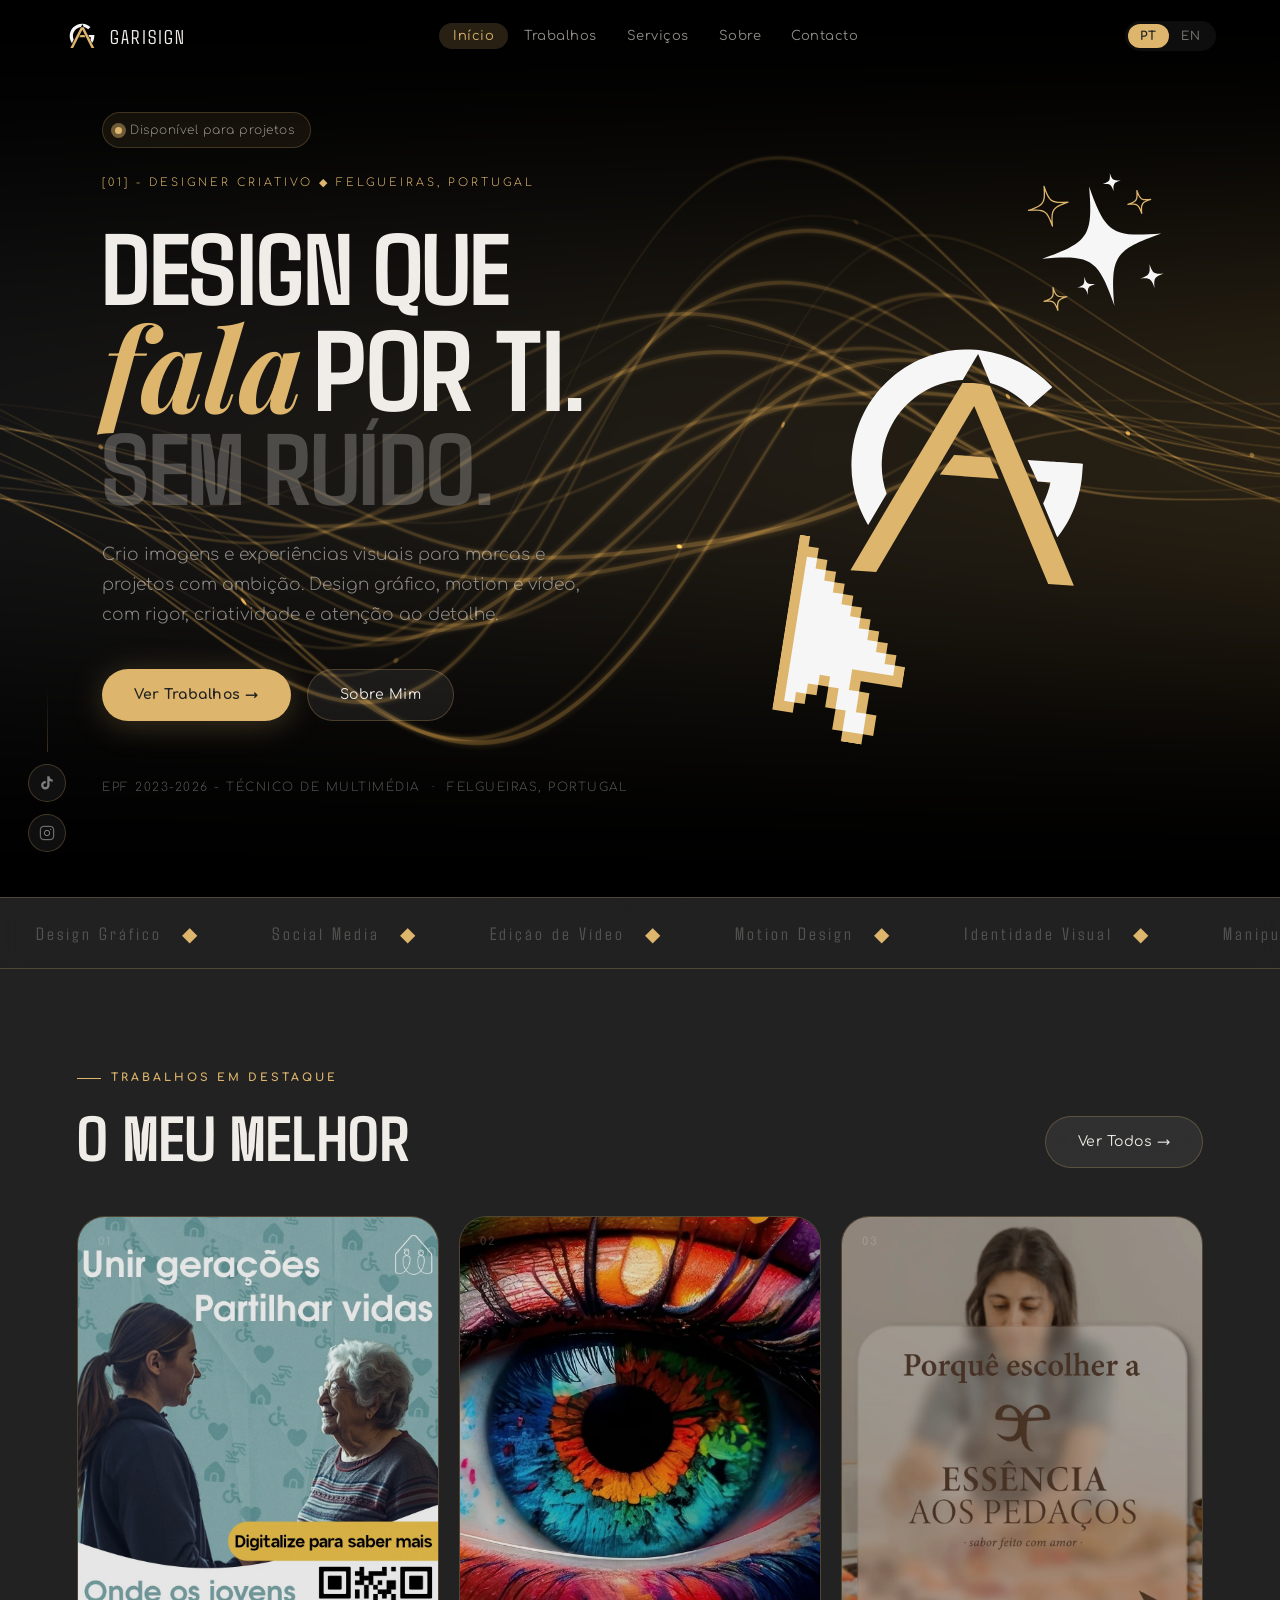
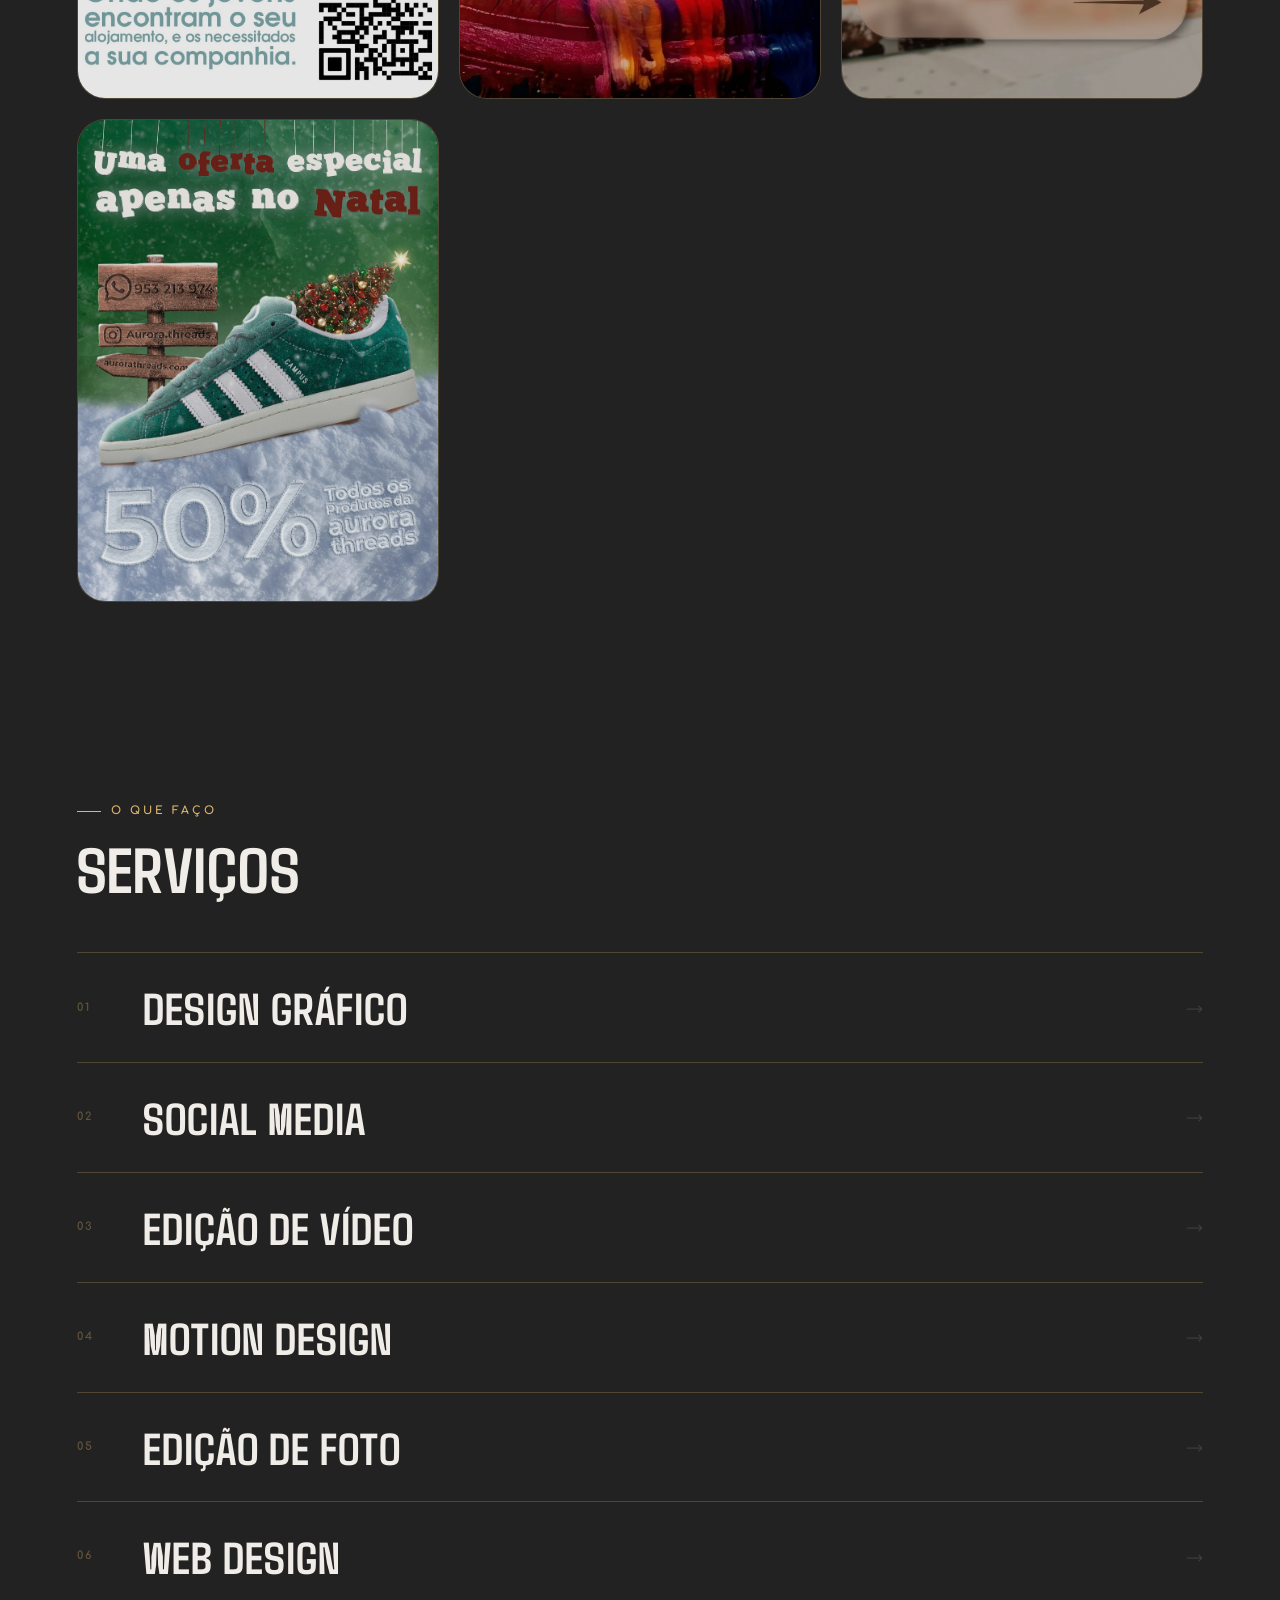
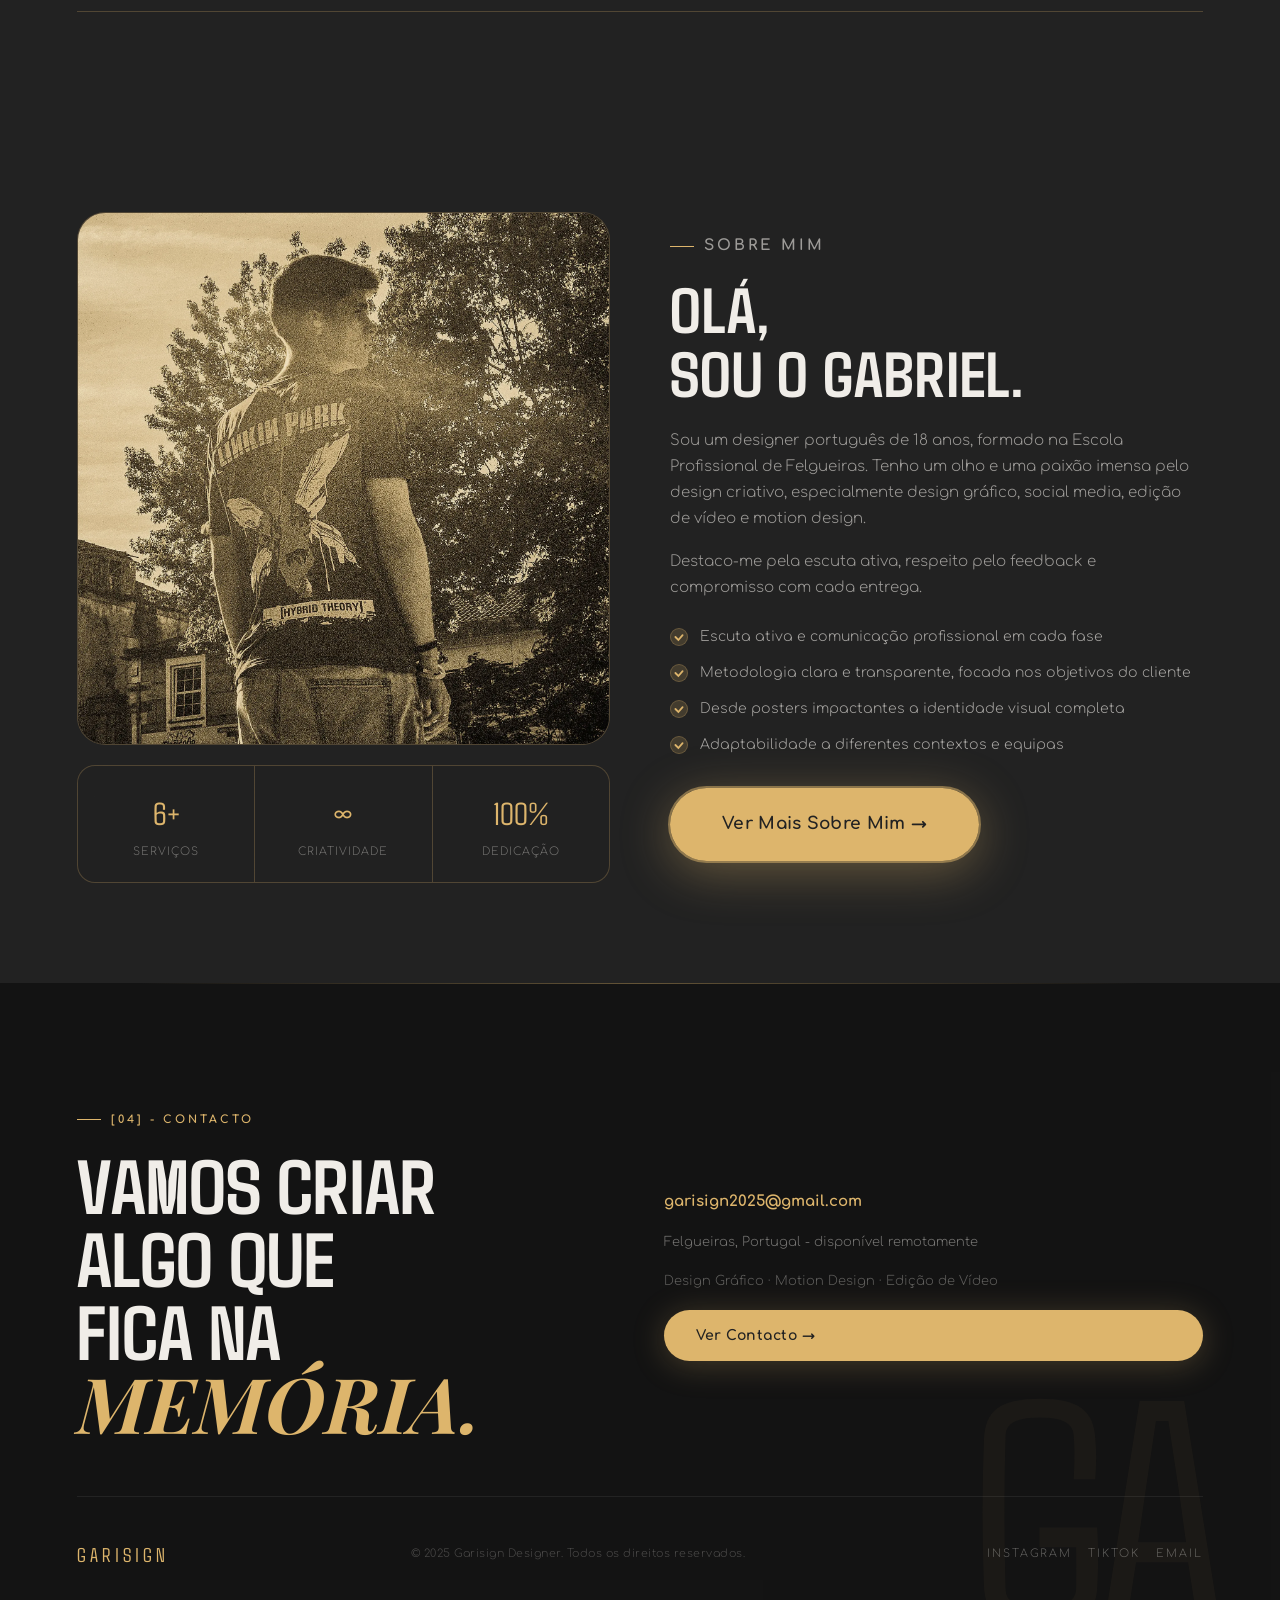
<file: index.html>
<!DOCTYPE html>
<html lang="pt">
<head>
<meta charset="UTF-8">
<meta name="viewport" content="width=device-width, initial-scale=1.0">
<meta name="description" content="Portfolio profissional de Gabriel, designer criativo especializado em identidade visual, motion design, social media e edição de vídeo.">
<meta name="keywords" content="designer criativo, portfolio, motion design, social media, Felgueiras, Portugal, freelancer, Garisign">
<meta name="author" content="Gabriel, Garisign Designer">
<meta name="robots" content="index, follow">
<meta property="og:title" content="Garisign Designer: Portfolio">
<meta property="og:description" content="Portfolio profissional de Gabriel, designer criativo especializado em identidade visual, motion design, social media e edição de vídeo.">
<meta property="og:type" content="website">
<meta property="og:url" content="https://garisign.pt/">
<meta property="og:image" content="assets__img__logotipo__og-image.svg">
<meta property="og:locale" content="pt_PT">
<meta property="og:site_name" content="Garisign Designer">
<meta name="twitter:card" content="summary_large_image">
<meta name="twitter:title" content="Garisign Designer: Portfolio">
<meta name="twitter:description" content="Portfolio profissional de Gabriel, designer criativo especializado em identidade visual, motion design, social media e edição de vídeo.">
<meta name="twitter:image" content="assets__img__logotipo__og-image.svg">
<script>
  if ('scrollRestoration' in history) {
    history.scrollRestoration = 'manual';
  }
  const _garisignSectionHashes = ['#hero', '#works', '#services', '#about'];
  const _garisignReferrer = document.referrer ? new URL(document.referrer, window.location.href) : null;
  const _garisignFromAnotherPage = _garisignReferrer && _garisignReferrer.pathname !== window.location.pathname;

  if (_garisignSectionHashes.includes(window.location.hash) && _garisignFromAnotherPage) {
    window.__garisignInitialHash = window.location.hash;
  } else if (_garisignSectionHashes.includes(window.location.hash)) {
    history.replaceState(null, '', window.location.pathname + window.location.search);
  }
  window.scrollTo(0, 0);
</script>
<link rel="canonical" href="https://garisign.pt/">
<link rel="icon" type="image/svg+xml" href="assets__img__logotipo__LOGO.svg">
<link rel="apple-touch-icon" href="assets__img__logotipo__LOGO.svg">
<link rel="manifest" href="site.webmanifest">
<title>Garisign Designer: Portfolio</title>
<link rel="preconnect" href="https://fonts.googleapis.com">
<link rel="preconnect" href="https://fonts.gstatic.com" crossorigin>
<link rel="preload" href="fonts__Agdasima-Regular.ttf" as="font" type="font/ttf" crossorigin>
<link rel="preload" href="fonts__Comfortaa-Light.ttf" as="font" type="font/ttf" crossorigin>
<link rel="preload" href="https://fonts.googleapis.com/css2?family=Playfair+Display:ital@1&display=swap" as="style" onload="this.onload=null;this.rel='stylesheet'">
<noscript><link rel="stylesheet" href="https://fonts.googleapis.com/css2?family=Playfair+Display:ital@1&display=swap"></noscript>
<link rel="stylesheet" href="css__styles.css">
</head>
<body>

<!-- Scroll Progress -->
<div id="scroll-progress"></div>

<!-- Custom Cursor -->
<div id="cursor"></div>
<div id="cursor-ring"></div>

<!-- Animated BG Canvas -->
<canvas id="bg-canvas"></canvas>
<div class="noise"></div>

<!-- Splash Screen -->
<div id="splash">
  <div class="splash-logo-mark"><img src="assets__img__logotipo__LOGO.svg" alt="Logótipo Garisign" width="80" height="80"></div>
  <div class="splash-bar-wrap"><div class="splash-bar"></div></div>
  <span class="splash-percent">0%</span>
  <span class="splash-name" data-i18n="splash.name">GARISIGN DESIGNER</span>
</div>

<!-- ------ NAV ------ -->
<nav id="navbar">
  <a href="#hero" class="nav-logo" data-hover>
    <div class="nav-logo-mark"><img src="assets__img__logotipo__LOGO.svg" alt="Logótipo Garisign" width="32" height="32"></div>
    <span class="nav-logo-text">Garisign</span>
  </a>
  <ul class="nav-links">
    <li><a href="#hero" data-nav class="active" data-i18n="nav.home">Início</a></li>
    <li><a href="#works" data-nav data-i18n="nav.works">Trabalhos</a></li>
    <li><a href="#services" data-nav data-i18n="nav.services">Serviços</a></li>
    <li><a href="#about" data-nav data-i18n="nav.about">Sobre</a></li>
    <li><a href="contacto.html" data-nav data-i18n="nav.contact">Contacto</a></li>
  </ul>
  <div class="nav-right">
    <div class="lang-toggle">
      <button type="button" class="lang-btn active" data-lang="pt" id="btn-pt">PT</button>
      <button type="button" class="lang-btn" data-lang="en" id="btn-en">EN</button>
    </div>
    <button type="button" id="nav-toggle" class="nav-toggle" aria-label="Menu" onclick="toggleMenu()">
      <span></span><span></span><span></span>
    </button>
  </div>
</nav>

<!-- Mobile Menu -->
<div id="mobile-menu" class="mobile-menu" aria-hidden="true">
  <ul>
    <li><a href="#hero" onclick="toggleMenu()" data-i18n="nav.home">Início</a></li>
    <li><a href="#works" onclick="toggleMenu()" data-i18n="nav.works">Trabalhos</a></li>
    <li><a href="#services" onclick="toggleMenu()" data-i18n="nav.services">Serviços</a></li>
    <li><a href="#about" onclick="toggleMenu()" data-i18n="nav.about">Sobre</a></li>
    <li><a href="contacto.html" onclick="toggleMenu()" data-i18n="nav.contact">Contacto</a></li>
  </ul>
  <div class="lang-toggle">
    <button type="button" class="lang-btn active" data-lang="pt">PT</button>
    <button type="button" class="lang-btn" data-lang="en">EN</button>
  </div>
</div>

<!-- Floating Socials -->
<div class="social-float">
  <a href="https://tiktok.com/@garisign_designer" target="_blank" rel="noopener noreferrer" class="social-btn" aria-label="TikTok" data-hover>
    <svg viewBox="0 0 24 24" fill="currentColor"><path d="M19.59 6.69a4.83 4.83 0 01-3.77-4.25V2h-3.45v13.67a2.89 2.89 0 01-2.88 2.5 2.89 2.89 0 01-2.89-2.89 2.89 2.89 0 012.89-2.89c.28 0 .54.04.79.1V9.01a6.33 6.33 0 00-.79-.05 6.34 6.34 0 00-6.34 6.34 6.34 6.34 0 006.34 6.34 6.34 6.34 0 006.33-6.34V8.69a8.18 8.18 0 004.77 1.52V6.79a4.85 4.85 0 01-1-.1z"/></svg>
  </a>
  <a href="https://instagram.com/garisign.designer" target="_blank" rel="noopener noreferrer" class="social-btn" aria-label="Instagram" data-hover>
    <svg viewBox="0 0 24 24" fill="none" stroke="currentColor" stroke-width="1.5"><rect x="2" y="2" width="20" height="20" rx="5"/><circle cx="12" cy="12" r="4"/><circle cx="17.5" cy="6.5" r="1" fill="currentColor" stroke="none"/></svg>
  </a>
</div>

<!-- ------ HERO ------ -->
<section id="hero">
  <canvas id="hero-shader-canvas" aria-hidden="true"></canvas>
  <div class="hero-grid">
    <div class="hero-content">
      <div class="hero-badge reveal hero-badge-delay">
        <span class="hero-badge__dot"></span>
        <span data-i18n="hero.badge">Disponível para projetos</span>
      </div>
      <p class="hero-eyebrow reveal hero-eyebrow-delay" data-i18n="hero.eyebrow">[01] DESIGNER CRIATIVO · FELGUEIRAS, PORTUGAL</p>
      <h1 class="hero-title">
        <div class="hero-title-line hero-title-line-1 reveal hero-title-line-1-delay" data-i18n="hero.titleLine1">Design que</div>
        <div class="hero-title-line hero-title-line-2 reveal hero-title-line-2-delay" data-i18n-html="hero.titleLine2"><span class="hero-title-italic">fala</span><span class="hero-title-regular"> por ti.</span></div>
        <div class="hero-title-line hero-title-line-3 reveal hero-title-line-3-delay" data-i18n="hero.titleLine3">sem ruído.</div>
      </h1>
      <p class="hero-desc reveal hero-desc-delay" data-i18n="hero.desc">Crio imagens e experiências visuais para marcas e projetos com ambição. Design gráfico, motion e vídeo, com rigor, criatividade e atenção ao detalhe.</p>
      <div class="hero-ctas reveal hero-ctas-delay">
        <a href="#works" class="btn-primary" data-hover data-i18n="hero.cta.works">Ver Trabalhos →</a>
        <a href="#about" class="btn-outline" data-hover data-i18n="hero.cta.about">Sobre Mim</a>
      </div>
      <div class="hero-stats reveal hero-stats-delay">
        <span data-i18n="hero.stats.distinction">EPF 2023-2026, Técnico de Multimédia</span>
        <span class="hero-stat-separator">·</span>
        <span data-i18n="hero.stats.location">Felgueiras, Portugal</span>
      </div>
    </div>
    <div class="hero-visual reveal hero-visual-delay">
      <div class="hero-visual-wrap">
        <div class="hero-visual-line"></div>
        <div class="hero-visual-layer hero-visual-layer--large" data-hover>
          <div class="hero-layer-tilt">
            <img src="assets__img__logotipo__LOGO.svg" alt="Logótipo Garisign" class="hero-layer-img">
          </div>
        </div>
        <div class="hero-visual-layer hero-visual-layer--medium" data-hover>
          <div class="hero-layer-tilt">
            <img src="assets__img__outros__estrelas.svg" alt="" class="hero-layer-img" aria-hidden="true">
          </div>
        </div>
        <div class="hero-visual-layer hero-visual-layer--small" data-hover>
          <div class="hero-layer-tilt">
            <img src="assets__img__outros__cursor.svg" alt="" class="hero-layer-img" aria-hidden="true">
          </div>
        </div>
      </div>
    </div>
  </div>
</section>

<!-- ------ MARQUEE ------ -->
<div class="marquee-section">
  <div class="marquee-track" id="marquee-track"></div>
</div>

<!-- ------ WORKS ------ -->
<section id="works">
  <div class="section-header">
    <div>
      <p class="section-label reveal"><span data-i18n="works.label">Trabalhos em Destaque</span></p>
      <h2 class="reveal reveal-delay-1" data-i18n="works.title">O Meu Melhor</h2>
    </div>
    <a href="trabalhos.html" class="btn-outline reveal reveal-delay-2" data-hover data-i18n="works.viewAll">Ver Todos →</a>
  </div>
  <div class="works-grid">
    <a href="trabalhos.html#reconge" class="work-card work-card--reconge glass-card reveal" data-hover>
      <span class="work-num">01</span>
      <img src="projetos__reconge__img__post-1.webp" alt="RECONGE: Identidade Visual PAP 2026" loading="lazy" class="work-img">
      <div class="work-overlay">
        <p class="work-tag">Branding · PAP 2026</p>
        <p class="work-title">RECONGE</p>
      </div>
    </a>
    <a href="trabalhos.html#crdesign" class="work-card work-card--crdesign glass-card reveal reveal-delay-1" data-hover>
      <span class="work-num">02</span>
      <img src="projetos__CR__Imagem-inicial.webp" alt="CR Design: Website Institucional" loading="lazy" class="work-img">
      <div class="work-overlay">
        <p class="work-tag">Website · Freelance · 2026</p>
        <p class="work-title">CR Design</p>
      </div>
    </a>
    <a href="trabalhos.html#eap" class="work-card glass-card reveal reveal-delay-2" data-hover>
      <span class="work-num">03</span>
      <img src="assets__img__works__eap__Prancheta-1.webp" alt="Essência Aos Pedaços: Social Media Instagram" loading="lazy" class="work-img">
      <div class="work-overlay">
        <p class="work-tag">Social Media · Instagram</p>
        <p class="work-title">Essência Aos Pedaços</p>
      </div>
    </a>
    <a href="trabalhos.html#gallery" class="work-card glass-card reveal reveal-delay-3" data-hover>
      <span class="work-num">04</span>
      <img src="assets__img__works__fashion__natal.webp" alt="Fashion & Stores: Campanha de Natal" loading="lazy" class="work-img">
      <div class="work-overlay">
        <p class="work-tag">Fashion & Stores</p>
        <p class="work-title" data-i18n="works.viewGallery">Ver Galeria →</p>
      </div>
    </a>
  </div>
</section>

<!-- ------ SERVICES ------ -->
<section id="services">
  <p class="section-label reveal"><span data-i18n="services.label">O Que Faço</span></p>
  <h2 class="reveal reveal-delay-1" data-i18n="services.title">Serviços</h2>
  <div class="services-rows">
    <a href="trabalhos.html" class="service-row reveal">
      <span class="service-row__num">01</span>
      <h3 class="service-row__title" data-i18n="services.graphic">Design Gráfico</h3>
      <span class="service-row__arrow">→</span>
    </a>
    <a href="trabalhos.html" class="service-row reveal reveal-delay-1">
      <span class="service-row__num">02</span>
      <h3 class="service-row__title" data-i18n="services.social">Social Media</h3>
      <span class="service-row__arrow">→</span>
    </a>
    <a href="trabalhos.html" class="service-row reveal reveal-delay-2">
      <span class="service-row__num">03</span>
      <h3 class="service-row__title" data-i18n="services.video">Edição de Vídeo</h3>
      <span class="service-row__arrow">→</span>
    </a>
    <a href="trabalhos.html" class="service-row reveal reveal-delay-3">
      <span class="service-row__num">04</span>
      <h3 class="service-row__title" data-i18n="services.motion">Motion Design</h3>
      <span class="service-row__arrow">→</span>
    </a>
    <a href="trabalhos.html" class="service-row reveal">
      <span class="service-row__num">05</span>
      <h3 class="service-row__title" data-i18n="services.photo">Edição de Foto</h3>
      <span class="service-row__arrow">→</span>
    </a>
    <a href="trabalhos.html" class="service-row reveal reveal-delay-1">
      <span class="service-row__num">06</span>
      <h3 class="service-row__title" data-i18n="services.sports">Web Design</h3>
      <span class="service-row__arrow">→</span>
    </a>
  </div>
</section>

<!-- ------ ABOUT ------ -->
<section id="about">
  <div class="about-visual reveal">
    <div class="about-frame">
      <img class="about-photo" src="assets__img__eu.webp" alt="Gabriel, Garisign Designer" width="238" height="238" loading="lazy">
    </div>
    <div class="about-stats">
      <div class="astat"><span class="astat-num">6+</span><span class="astat-label" data-i18n="stats.services">Serviços</span></div>
      <div class="astat"><span class="astat-num">∞</span><span class="astat-label" data-i18n="stats.creativity">Criatividade</span></div>
      <div class="astat"><span class="astat-num">100%</span><span class="astat-label" data-i18n="stats.dedication">Dedicação</span></div>
    </div>
  </div>
  <div id="about-text" class="reveal reveal-delay-2">
    <p class="section-label"><span data-i18n="about.label">Sobre Mim</span></p>
    <h2 data-i18n="about.title" data-i18n-html>Olá,<br>sou o Gabriel.</h2>
    <p style="margin-top:20px;" data-i18n="about.p1">Sou um designer português de 18 anos, formado na Escola Profissional de Felgueiras. Tenho um olho e uma paixão imensa pelo design criativo, especialmente design gráfico, social media, edição de vídeo e motion design.</p>
    <p data-i18n="about.p2">Destaco-me pela escuta ativa, respeito pelo feedback e compromisso com cada entrega.</p>
    <ul class="offer-list">
      <li><span data-i18n="about.highlight.1">Escuta ativa e comunicação profissional em cada fase</span></li>
      <li><span data-i18n="about.highlight.2">Metodologia clara e transparente, focada nos objetivos do cliente</span></li>
      <li><span data-i18n="about.highlight.3">Desde posters impactantes a identidade visual completa</span></li>
      <li><span data-i18n="about.highlight.4">Adaptabilidade a diferentes contextos e equipas</span></li>
    </ul>
    <div class="about-actions">
      <span class="btn-about-cta-wrap"><a href="sobre.html" class="btn-about-cta" data-hover data-i18n="about.more">Ver Mais Sobre Mim →</a></span>
    </div>
  </div>
</section>

<!-- ------ SITE FOOTER (CTA + FOOTER) ------ -->
<section class="site-footer">
  <div class="site-footer__decal">GA</div>
  <div class="site-footer__top reveal">
    <div class="site-footer__intro">
      <p class="section-label"><span data-i18n="siteFooter.label">[04] CONTACTO</span></p>
      <h2 class="site-footer__title" data-i18n-html="siteFooter.title">Vamos criar<br>algo que<br>fica na <span class="site-footer-title-italic">memória.</span></h2>
    </div>
    <div class="site-footer__contact">
      <a href="mailto:garisign2025@gmail.com" class="site-footer__email">garisign2025@gmail.com</a>
      <p class="site-footer__text" data-i18n="siteFooter.location">Felgueiras, Portugal, disponível remotamente</p>
      <p class="site-footer__text site-footer__text--muted" data-i18n="siteFooter.areas">Design Gráfico · Motion Design · Edição de Vídeo</p>
      <a href="contacto.html" class="btn-primary" data-hover data-i18n="siteFooter.button">Ver Contacto →</a>
    </div>
  </div>
  <hr class="site-footer__separator">
  <div class="site-footer__bottom">
    <a href="index.html" class="site-footer__logo">GARISIGN</a>
    <p class="site-footer__copy" data-i18n="footer.copy">© 2025 Garisign Designer. Todos os direitos reservados.</p>
    <div class="site-footer__links">
      <a href="https://instagram.com/garisign.designer" target="_blank" rel="noopener noreferrer">INSTAGRAM</a>
      <a href="https://tiktok.com/@garisign_designer" target="_blank" rel="noopener noreferrer">TIKTOK</a>
      <a href="mailto:garisign2025@gmail.com">EMAIL</a>
    </div>
  </div>
</section>

<script src="js__translations.js" defer></script>
<script src="js__script.js" defer></script>
<script src="js__hero-shader.js" defer></script>
<script src="js__hero-drag.js" defer></script>
</body>
</html>
</file>
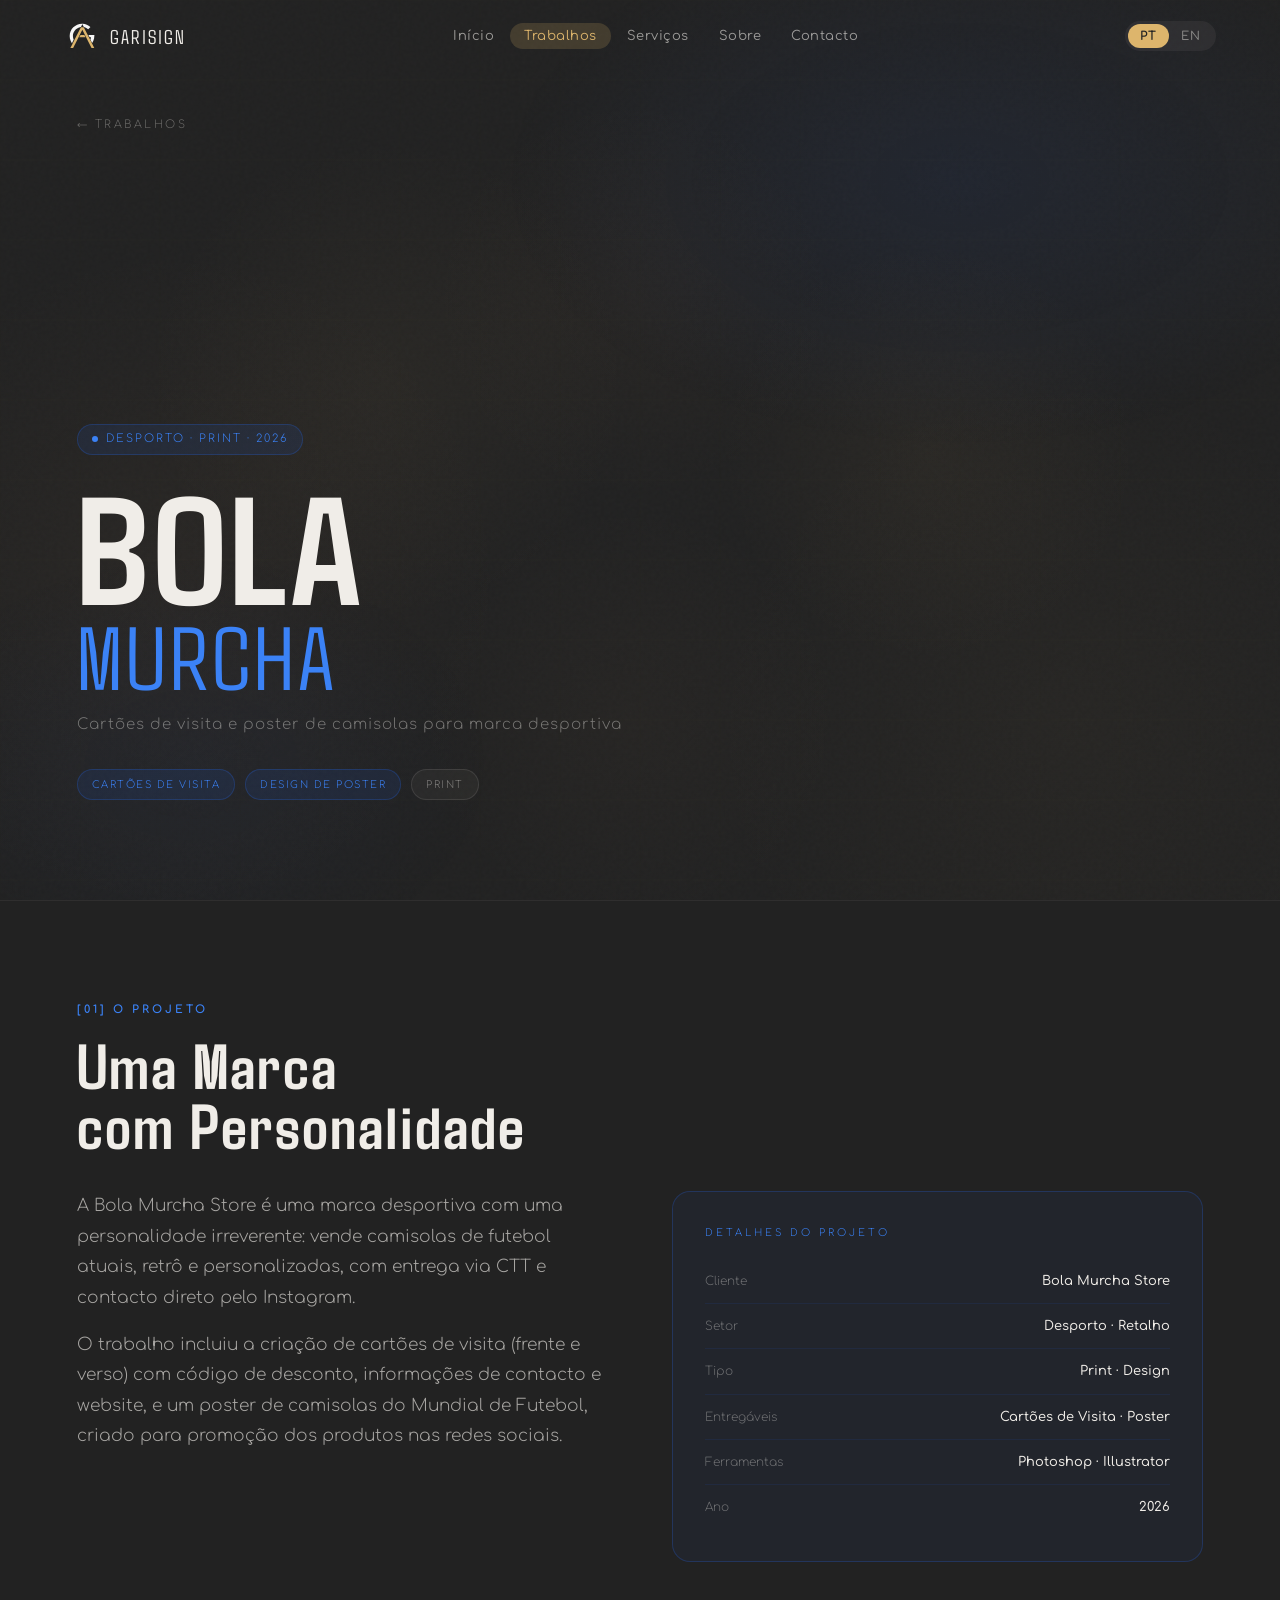
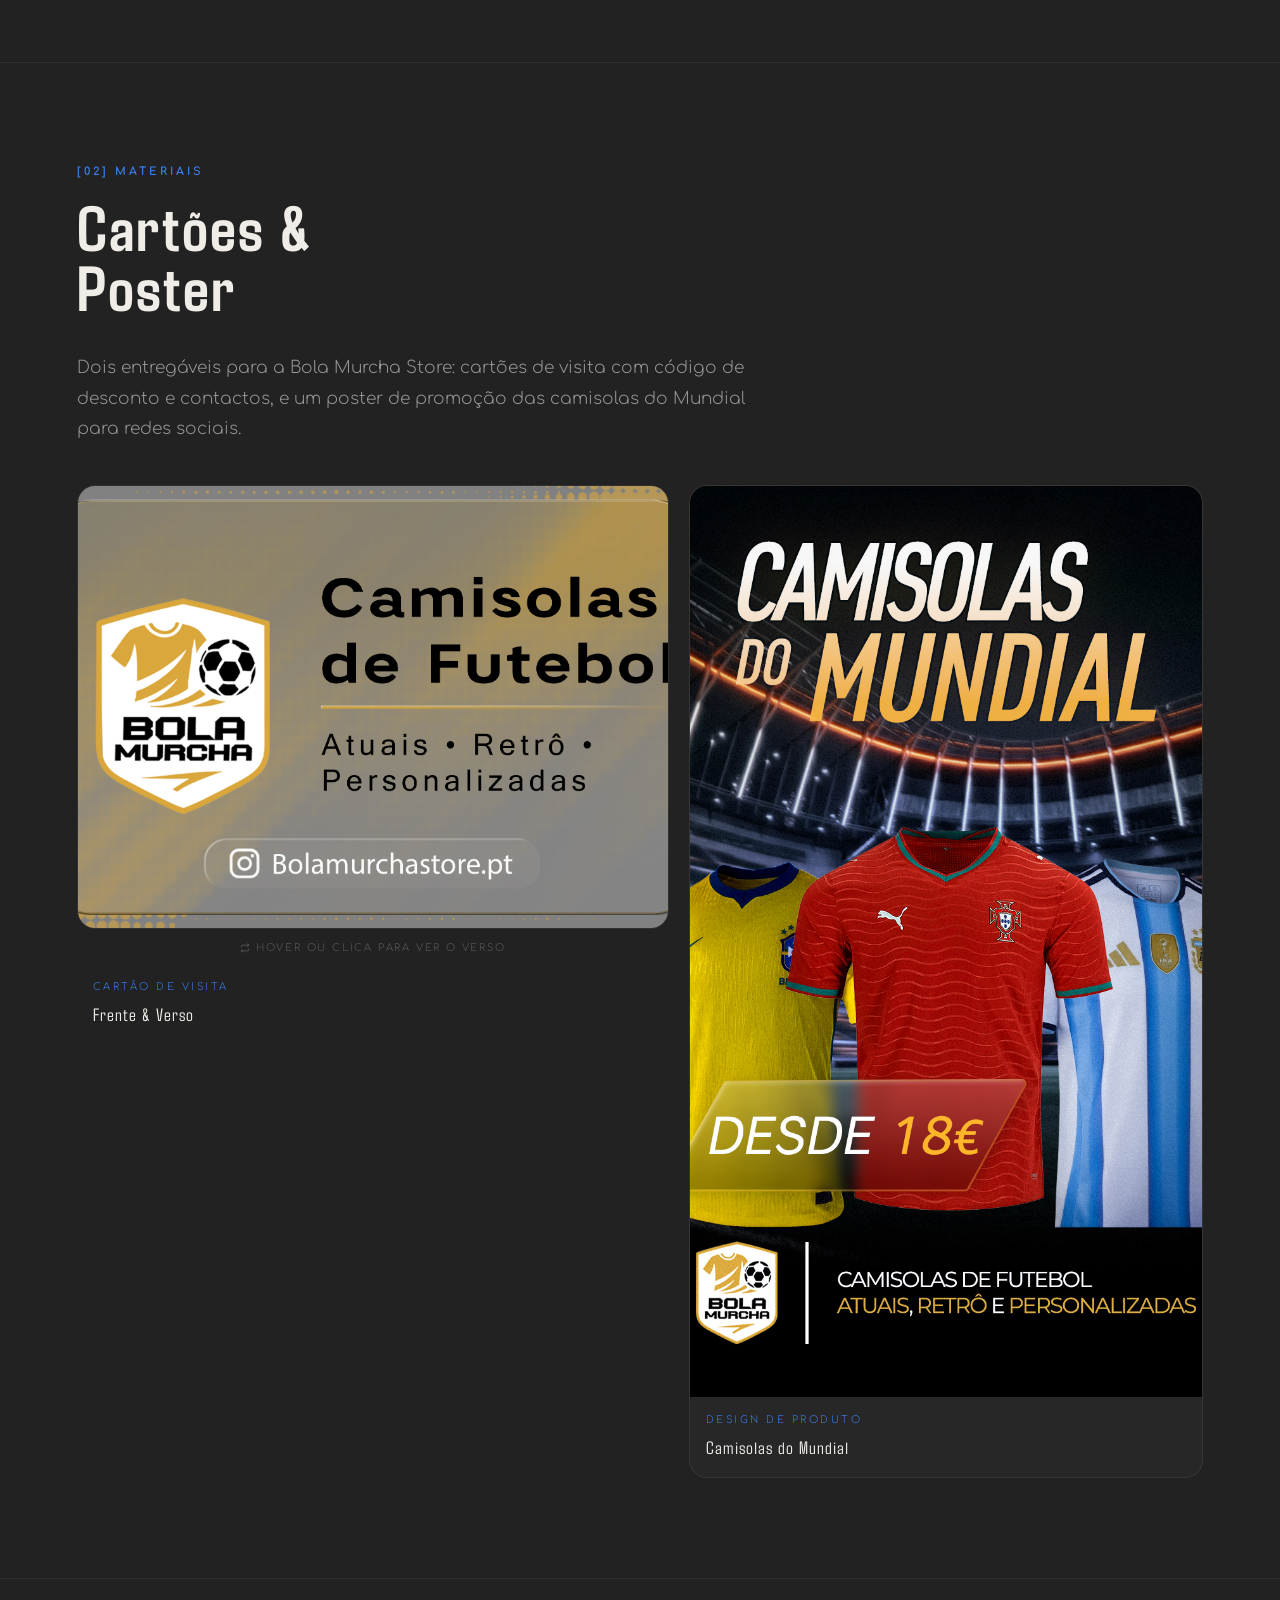
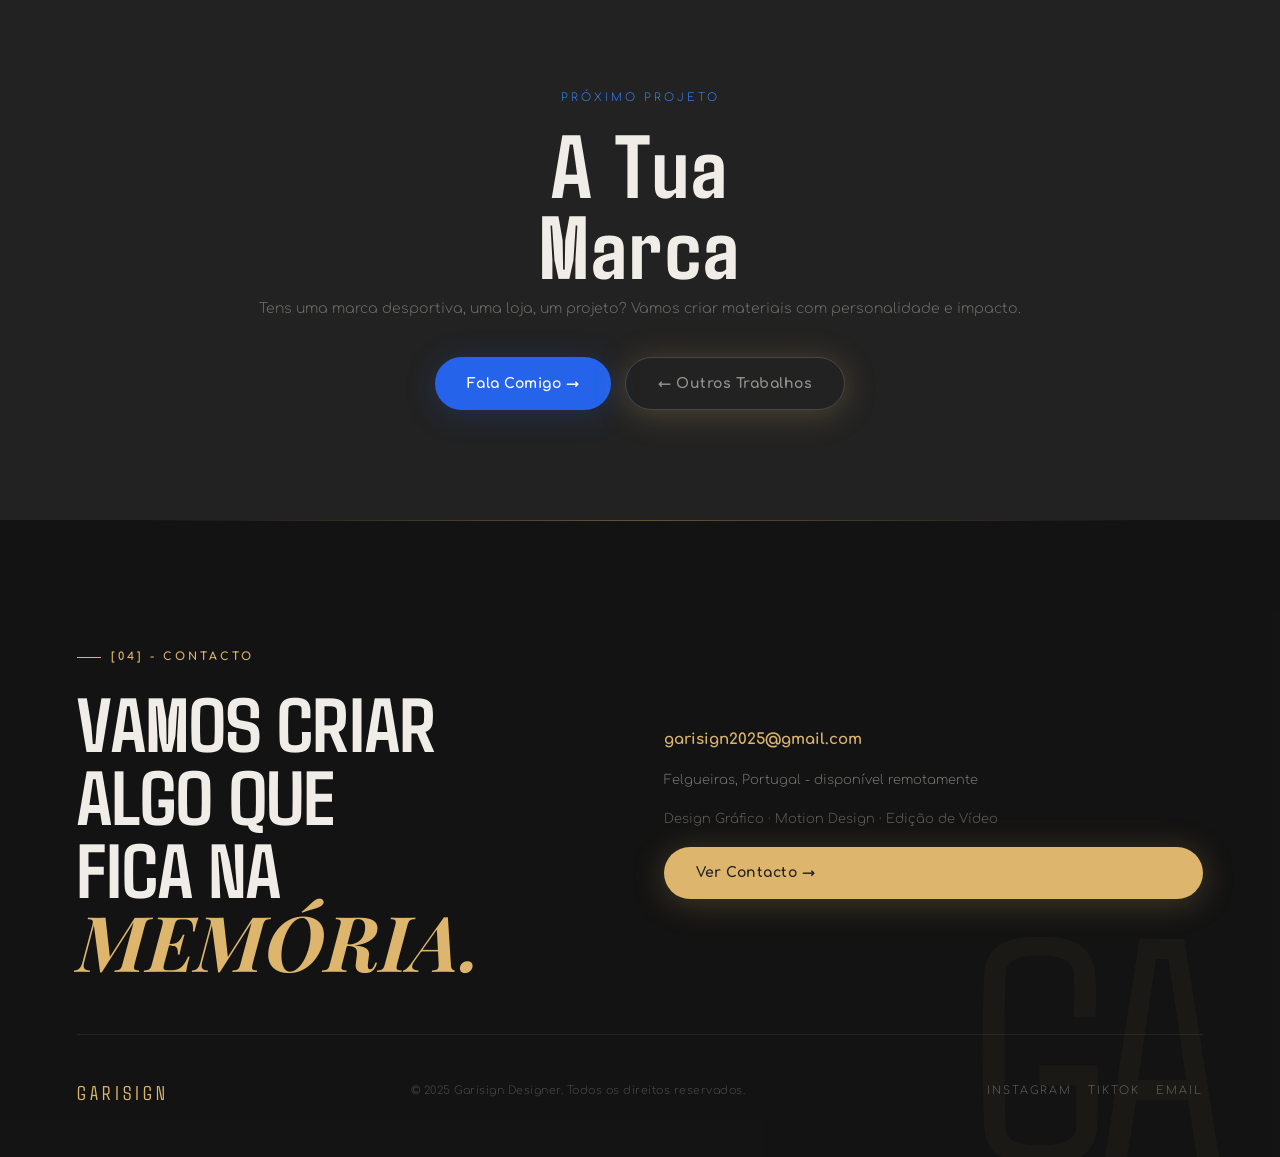
<file: bola-murcha.html>
<!DOCTYPE html>
<html lang="pt">
<head>
<meta charset="UTF-8">
<meta name="viewport" content="width=device-width, initial-scale=1.0">
<meta name="description" content="Case study: Bola Murcha: identidade visual, cartões de visita e design de camisolas por Garisign Designer.">
<meta name="author" content="Gabriel, Garisign Designer">
<link rel="icon" type="image/svg+xml" href="assets__img__logotipo__LOGO.svg">
<link rel="preconnect" href="https://fonts.googleapis.com">
<link rel="preconnect" href="https://fonts.gstatic.com" crossorigin>
<link rel="preload" href="fonts__Agdasima-Regular.ttf" as="font" type="font/ttf" crossorigin>
<link rel="preload" href="fonts__Comfortaa-Light.ttf" as="font" type="font/ttf" crossorigin>
<link rel="preload" href="https://fonts.googleapis.com/css2?family=Playfair+Display:ital@1&display=swap" as="style" onload="this.onload=null;this.rel='stylesheet'">
<noscript><link rel="stylesheet" href="https://fonts.googleapis.com/css2?family=Playfair+Display:ital@1&display=swap"></noscript>
<link rel="stylesheet" href="css__styles.css">
<title>Bola Murcha: Garisign Designer</title>
<style>
:root {
  --bm-blue: #2563eb;
  --bm-blue2: #3b82f6;
  --bm-dim: rgba(37,99,235,0.10);
  --bm-dim2: rgba(37,99,235,0.05);
  --bm-border: rgba(37,99,235,0.25);
}

/* ------ HERO ------ */
.bm-hero {
  min-height: 100svh;
  display: flex; flex-direction: column; justify-content: flex-end;
  padding: clamp(80px,10vw,140px) clamp(24px,6vw,100px) clamp(60px,8vw,100px);
  position: relative; overflow: hidden; z-index: 2;
}
.bm-hero::before {
  content: '';
  position: absolute; inset: 0; z-index: 0;
  background:
    radial-gradient(ellipse 60% 50% at 75% 20%, rgba(37,99,235,0.07) 0%, transparent 60%),
    radial-gradient(ellipse 40% 40% at 15% 85%, rgba(37,99,235,0.04) 0%, transparent 60%);
  pointer-events: none;
}
.bm-hero__back {
  position: absolute; top: clamp(80px,10vw,116px); left: clamp(24px,6vw,100px);
  font-size: 11px; letter-spacing: 2.5px; text-transform: uppercase;
  color: rgba(240,237,232,0.35); text-decoration: none;
  display: flex; align-items: center; gap: 8px;
  transition: color 0.3s; z-index: 2;
}
.bm-hero__back:hover { color: var(--bm-blue2); }
.bm-hero__content { position: relative; z-index: 2; }
.bm-hero__badge {
  display: inline-flex; align-items: center; gap: 8px;
  padding: 5px 14px; border-radius: 40px;
  background: var(--bm-dim); border: 1px solid var(--bm-border);
  font-size: 11px; letter-spacing: 2px; text-transform: uppercase;
  color: var(--bm-blue2); margin-bottom: 24px;
}
.bm-hero__badge::before {
  content: ''; width: 6px; height: 6px; border-radius: 50%;
  background: var(--bm-blue2); flex-shrink: 0;
  animation: pulse-dot 2.4s ease-in-out infinite;
}
.bm-hero__title {
  font-family: 'Agdasima', sans-serif;
  font-size: clamp(64px,12vw,180px);
  line-height: 0.85; letter-spacing: 4px;
  color: var(--cream); margin-bottom: 8px;
}
.bm-hero__title2 {
  font-family: 'Agdasima', sans-serif;
  font-size: clamp(40px,7vw,110px);
  line-height: 0.85; letter-spacing: 4px;
  color: var(--bm-blue2); margin-bottom: 18px;
}
.bm-hero__sub {
  font-size: clamp(12px,1.3vw,15px); letter-spacing: 1px;
  color: rgba(240,237,232,0.4); margin-bottom: 32px;
}
.bm-hero__chips { display: flex; flex-wrap: wrap; gap: 10px; }
.bm-chip {
  padding: 6px 14px; border-radius: 40px;
  font-size: 10px; letter-spacing: 1.5px; text-transform: uppercase;
  background: rgba(240,237,232,0.04); border: 1px solid rgba(240,237,232,0.1);
  color: rgba(240,237,232,0.45);
}
.bm-chip--blue {
  background: var(--bm-dim); border-color: var(--bm-border);
  color: var(--bm-blue2);
}

/* ------ SECÇÕES ------ */
.bm-section {
  padding: clamp(60px,8vw,100px) clamp(24px,6vw,100px);
  position: relative; z-index: 2;
  border-top: 1px solid rgba(240,237,232,0.06);
}
.bm-num {
  font-size: 11px; font-weight: 600; letter-spacing: 3px; text-transform: uppercase;
  color: var(--bm-blue2); margin-bottom: 14px; display: block;
}
.bm-title {
  font-family: 'Agdasima', sans-serif;
  font-size: clamp(38px,5vw,68px); color: var(--cream);
  letter-spacing: 2px; line-height: 0.95; margin-bottom: 36px;
}
.bm-lead {
  font-size: clamp(15px,1.4vw,17px); line-height: 1.8;
  color: rgba(240,237,232,0.58); max-width: 680px; margin-bottom: 40px;
}

/* ------ [01] PROJETO ------ */
.bm-projeto-grid {
  display: grid; grid-template-columns: 1fr 1fr;
  gap: clamp(32px,5vw,64px); align-items: start;
}
.bm-projeto__text {
  font-size: clamp(15px,1.4vw,17px); line-height: 1.8;
  color: rgba(240,237,232,0.65);
}
.bm-projeto__text p + p { margin-top: 16px; }
.bm-info-card {
  background: var(--bm-dim2); border: 1px solid var(--bm-border);
  border-radius: var(--radius); padding: clamp(20px,3vw,32px);
}
.bm-info-card__label {
  font-size: 10px; letter-spacing: 3px; text-transform: uppercase;
  color: var(--bm-blue2); margin-bottom: 18px; display: block;
}
.bm-info-row {
  display: flex; justify-content: space-between; align-items: baseline;
  padding: 11px 0; border-bottom: 1px solid rgba(37,99,235,0.1);
}
.bm-info-row:last-child { border-bottom: none; }
.bm-info-row__key { font-size: 12px; color: rgba(240,237,232,0.38); }
.bm-info-row__val { font-size: 13px; color: var(--cream); font-weight: 500; text-align: right; }
@media (max-width: 768px) {
  .bm-projeto-grid { grid-template-columns: 1fr; }
}

/* ------ [02] LOGÓTIPO ------ */
.bm-logo-showcase {
  display: flex; align-items: center; justify-content: center;
  padding: clamp(48px,7vw,96px);
  background: rgba(240,237,232,0.025); border: 1px solid rgba(240,237,232,0.07);
  border-radius: var(--radius-lg);
  position: relative; overflow: hidden;
}
.bm-logo-showcase::before {
  content: '';
  position: absolute; inset: 0;
  background: radial-gradient(ellipse 60% 60% at 50% 50%, rgba(37,99,235,0.06) 0%, transparent 70%);
}
.bm-logo-showcase img {
  max-width: min(480px, 80%); position: relative; z-index: 1;
  filter: drop-shadow(0 8px 40px rgba(37,99,235,0.15));
}

/* ------ [02] MATERIAIS + FLIP CARD ------ */
.bm-materials-grid {
  display: grid;
  grid-template-columns: 1.15fr 1fr;
  gap: 20px;
  align-items: start;
}
.bm-material-card {
  background: rgba(240,237,232,0.025); border: 1px solid rgba(240,237,232,0.07);
  border-radius: var(--radius); overflow: hidden;
  transition: border-color 0.3s, transform 0.4s var(--transition);
}
.bm-material-card:hover {
  border-color: var(--bm-border); transform: translateY(-4px);
}
.bm-material-card img {
  width: 100%; display: block; object-fit: cover;
  aspect-ratio: 4/3;
  transition: transform 0.6s var(--transition);
}
.bm-material-card:hover img { transform: scale(1.04); }
.bm-material-card--poster img { aspect-ratio: 9/16; }
.bm-material-card__meta { padding: 14px 16px; }
.bm-material-card__tag {
  font-size: 10px; letter-spacing: 2.5px; text-transform: uppercase;
  color: var(--bm-blue2); display: block; margin-bottom: 4px;
}
.bm-material-card__title {
  font-family: 'Agdasima', sans-serif; font-size: 18px;
  color: var(--cream); letter-spacing: 1px;
}

/* Flip card */
.bm-flip-card {
  perspective: 1200px;
  cursor: pointer;
  outline: none;
}
.bm-flip-card__inner {
  position: relative;
  transition: transform 0.72s cubic-bezier(0.4,0,0.2,1);
  transform-style: preserve-3d;
  border-radius: var(--radius);
}
.bm-flip-card:hover .bm-flip-card__inner,
.bm-flip-card.is-flipped .bm-flip-card__inner {
  transform: rotateY(180deg);
}
.bm-flip-card__face {
  backface-visibility: hidden;
  -webkit-backface-visibility: hidden;
  border-radius: var(--radius);
  overflow: hidden;
  border: 1px solid rgba(240,237,232,0.07);
}
.bm-flip-card__face img {
  width: 100%; display: block;
  object-fit: cover; aspect-ratio: 4/3;
}
.bm-flip-card__back-face {
  position: absolute;
  inset: 0;
  backface-visibility: hidden;
  -webkit-backface-visibility: hidden;
  transform: rotateY(180deg);
  border-radius: var(--radius);
  overflow: hidden;
  border: 1px solid var(--bm-border);
}
.bm-flip-card__back-face img {
  width: 100%; height: 100%; display: block; object-fit: cover;
}
.bm-flip-card__hint {
  font-size: 10px; letter-spacing: 1.8px; text-transform: uppercase;
  color: rgba(240,237,232,0.28); text-align: center;
  margin-top: 10px; display: flex; align-items: center;
  justify-content: center; gap: 6px; font-family: 'Comfortaa', sans-serif;
  transition: color 0.3s;
}
.bm-flip-card:hover .bm-flip-card__hint { color: var(--bm-blue2); }
.bm-flip-card__meta { padding: 14px 16px; }
.bm-flip-card__tag {
  font-size: 10px; letter-spacing: 2.5px; text-transform: uppercase;
  color: var(--bm-blue2); display: block; margin-bottom: 4px;
}
.bm-flip-card__title {
  font-family: 'Agdasima', sans-serif; font-size: 18px;
  color: var(--cream); letter-spacing: 1px;
}
@media (max-width: 768px) {
  .bm-materials-grid { grid-template-columns: 1fr; }
}

/* ------ CTA ------ */
.bm-cta {
  padding: clamp(64px,9vw,110px) clamp(24px,6vw,100px);
  text-align: center; position: relative; z-index: 2;
  border-top: 1px solid rgba(240,237,232,0.06);
}
.bm-cta__eyebrow {
  font-size: 11px; letter-spacing: 3px; text-transform: uppercase;
  color: var(--bm-blue2); margin-bottom: 16px;
}
.bm-cta__title {
  font-family: 'Agdasima', sans-serif;
  font-size: clamp(44px,7vw,90px);
  color: var(--cream); letter-spacing: 2px; line-height: 0.9;
  margin-bottom: 12px;
}
.bm-cta__sub {
  font-size: 14px; color: rgba(240,237,232,0.38);
  margin-bottom: 36px; font-weight: 300;
}
.bm-cta__btns {
  display: flex; justify-content: center; gap: 14px; flex-wrap: wrap;
}
.btn-bm {
  background: var(--bm-blue); color: #fff;
  box-shadow: 0 4px 32px rgba(37,99,235,0.22);
}
.btn-bm:hover {
  background: var(--bm-blue2); transform: translateY(-2px);
  box-shadow: 0 8px 48px rgba(37,99,235,0.36);
}
.btn-ghost {
  background: transparent; border: 1px solid rgba(240,237,232,0.18);
  color: rgba(240,237,232,0.55);
}
.btn-ghost:hover {
  border-color: rgba(240,237,232,0.35); color: var(--cream);
  transform: translateY(-2px);
}
</style>
</head>
<body>

<div id="scroll-progress"></div>
<div id="cursor"></div>
<div id="cursor-ring"></div>
<canvas id="bg-canvas"></canvas>
<div class="noise"></div>

<nav id="navbar">
  <a href="index.html" class="nav-logo" data-hover>
    <div class="nav-logo-mark"><img src="assets__img__logotipo__LOGO.svg" alt="Logótipo Garisign" width="32" height="32"></div>
    <span class="nav-logo-text">Garisign</span>
  </a>
  <ul class="nav-links">
    <li><a href="index.html" data-nav data-i18n="nav.home">Início</a></li>
    <li><a href="trabalhos.html" data-nav class="active" data-i18n="nav.works">Trabalhos</a></li>
    <li><a href="index.html#services" data-nav data-i18n="nav.services">Serviços</a></li>
    <li><a href="sobre.html" data-nav data-i18n="nav.about">Sobre</a></li>
    <li><a href="contacto.html" data-nav data-i18n="nav.contact">Contacto</a></li>
  </ul>
  <div class="nav-right">
    <div class="lang-toggle">
      <button type="button" class="lang-btn active" data-lang="pt" id="btn-pt">PT</button>
      <button type="button" class="lang-btn" data-lang="en" id="btn-en">EN</button>
    </div>
    <button type="button" id="nav-toggle" class="nav-toggle" aria-label="Menu" onclick="toggleMenu()">
      <span></span><span></span><span></span>
    </button>
  </div>
</nav>

<div id="mobile-menu" class="mobile-menu" aria-hidden="true">
  <ul>
    <li><a href="index.html" onclick="toggleMenu()" data-i18n="nav.home">Início</a></li>
    <li><a href="trabalhos.html" onclick="toggleMenu()" data-i18n="nav.works">Trabalhos</a></li>
    <li><a href="index.html#services" onclick="toggleMenu()" data-i18n="nav.services">Serviços</a></li>
    <li><a href="index.html#about" onclick="toggleMenu()" data-i18n="nav.about">Sobre</a></li>
    <li><a href="contacto.html" onclick="toggleMenu()" data-i18n="nav.contact">Contacto</a></li>
  </ul>
</div>

<main>

  <!-- HERO -->
  <section class="bm-hero">
    <a href="trabalhos.html" class="bm-hero__back" data-i18n="bm.hero.back">← Trabalhos</a>
    <div class="bm-hero__content reveal">
      <div class="bm-hero__badge">Desporto · Print · 2026</div>
      <h1 class="bm-hero__title">BOLA</h1>
      <p class="bm-hero__title2">MURCHA</p>
      <p class="bm-hero__sub">Cartões de visita e poster de camisolas para marca desportiva</p>
      <div class="bm-hero__chips">
        <span class="bm-chip bm-chip--blue" data-i18n="bm.hero.chip1">Cartões de Visita</span>
        <span class="bm-chip bm-chip--blue" data-i18n="bm.hero.chip2">Design de Poster</span>
        <span class="bm-chip" data-i18n="bm.hero.chip3">Print</span>
      </div>
    </div>
  </section>

  <!-- [01] O PROJETO -->
  <section class="bm-section reveal">
    <span class="bm-num" data-i18n="bm.s01.num">[01] O Projeto</span>
    <h2 class="bm-title" data-i18n-html="bm.s01.title">Uma Marca<br>com Personalidade</h2>
    <div class="bm-projeto-grid">
      <div class="bm-projeto__text">
        <p data-i18n="bm.s01.p1">A Bola Murcha Store é uma marca desportiva com uma personalidade irreverente: vende camisolas de futebol atuais, retrô e personalizadas, com entrega via CTT e contacto direto pelo Instagram.</p>
        <p data-i18n="bm.s01.p2">O trabalho incluiu a criação de cartões de visita (frente e verso) com código de desconto, informações de contacto e website, e um poster de camisolas do Mundial de Futebol, criado para promoção dos produtos nas redes sociais.</p>
      </div>
      <div class="bm-info-card">
        <span class="bm-info-card__label" data-i18n="bm.s01.infolabel">Detalhes do Projeto</span>
        <div class="bm-info-row">
          <span class="bm-info-row__key" data-i18n="bm.s01.row1key">Cliente</span>
          <span class="bm-info-row__val">Bola Murcha Store</span>
        </div>
        <div class="bm-info-row">
          <span class="bm-info-row__key" data-i18n="bm.s01.row2key">Setor</span>
          <span class="bm-info-row__val" data-i18n="bm.s01.row2val">Desporto · Retalho</span>
        </div>
        <div class="bm-info-row">
          <span class="bm-info-row__key" data-i18n="bm.s01.row3key">Tipo</span>
          <span class="bm-info-row__val" data-i18n="bm.s01.row3val">Print · Design</span>
        </div>
        <div class="bm-info-row">
          <span class="bm-info-row__key" data-i18n="bm.s01.row4key">Entregáveis</span>
          <span class="bm-info-row__val" data-i18n="bm.s01.row4val">Cartões de Visita · Poster</span>
        </div>
        <div class="bm-info-row">
          <span class="bm-info-row__key" data-i18n="bm.s01.row5key">Ferramentas</span>
          <span class="bm-info-row__val">Photoshop · Illustrator</span>
        </div>
        <div class="bm-info-row">
          <span class="bm-info-row__key" data-i18n="bm.s01.row6key">Ano</span>
          <span class="bm-info-row__val">2026</span>
        </div>
      </div>
    </div>
  </section>

  <!-- [02] MATERIAIS -->
  <section class="bm-section reveal">
    <span class="bm-num" data-i18n="bm.s03.num">[02] Materiais</span>
    <h2 class="bm-title" data-i18n-html="bm.s03.title">Cartões &<br>Poster</h2>
    <p class="bm-lead" data-i18n="bm.s03.lead">Dois entregáveis para a Bola Murcha Store: cartões de visita com código de desconto e contactos, e um poster de promoção das camisolas do Mundial para redes sociais.</p>
    <div class="bm-materials-grid">
      <!-- Flip card -->
      <div>
        <div class="bm-flip-card"
             role="button" tabindex="0"
             aria-label="Cartão de visita Bola Murcha: clica para ver o verso"
             onclick="this.classList.toggle('is-flipped')"
             onkeydown="if(event.key==='Enter'||event.key===' '){event.preventDefault();this.classList.toggle('is-flipped')}">
          <div class="bm-flip-card__inner">
            <div class="bm-flip-card__face">
              <img src="projetos__bola murcha__cartao frente2.jpg" alt="Bola Murcha: Cartão de visita frente" loading="lazy">
            </div>
            <div class="bm-flip-card__back-face">
              <img src="projetos__bola murcha__Cartao Verso2.jpg" alt="Bola Murcha: Cartão de visita verso" loading="lazy">
            </div>
          </div>
        </div>
        <p class="bm-flip-card__hint">
          <svg width="10" height="10" viewBox="0 0 24 24" fill="none" stroke="currentColor" stroke-width="2" aria-hidden="true"><path d="M17 1l4 4-4 4M3 11V9a4 4 0 014-4h14M7 23l-4-4 4-4M21 13v2a4 4 0 01-4 4H3"/></svg>
          Hover ou clica para ver o verso
        </p>
        <div class="bm-flip-card__meta" style="margin-top:8px;">
          <span class="bm-flip-card__tag" data-i18n="bm.s03.card1tag">Cartão de Visita</span>
          <p class="bm-flip-card__title">Frente &amp; Verso</p>
        </div>
      </div>
      <!-- Poster camisolas -->
      <div class="bm-material-card bm-material-card--poster">
        <img src="projetos__bola murcha__camisolas do mundial.jpg" alt="Bola Murcha: Poster de camisolas do Mundial de Futebol" loading="lazy">
        <div class="bm-material-card__meta">
          <span class="bm-material-card__tag" data-i18n="bm.s03.card3tag">Design de Produto</span>
          <p class="bm-material-card__title" data-i18n="bm.s03.card3title">Camisolas do Mundial</p>
        </div>
      </div>
    </div>
  </section>

  <!-- CTA -->
  <div class="bm-cta reveal">
    <p class="bm-cta__eyebrow" data-i18n="bm.cta.eyebrow">Próximo Projeto</p>
    <h2 class="bm-cta__title" data-i18n-html="bm.cta.title">A Tua<br>Marca</h2>
    <p class="bm-cta__sub" data-i18n="bm.cta.sub">Tens uma marca desportiva, uma loja, um projeto? Vamos criar materiais com personalidade e impacto.</p>
    <div class="bm-cta__btns">
      <a href="contacto.html" class="btn-primary btn-bm" data-hover data-i18n="bm.cta.contact">Fala Comigo →</a>
      <a href="trabalhos.html" class="btn-primary btn-ghost" data-hover data-i18n="bm.cta.back">← Outros Trabalhos</a>
    </div>
  </div>

</main>

<!-- SITE FOOTER -->
<section class="site-footer">
  <div class="site-footer__decal">GA</div>
  <div class="site-footer__top reveal">
    <div class="site-footer__intro">
      <p class="section-label"><span data-i18n="siteFooter.label">[04] CONTACTO</span></p>
      <h2 class="site-footer__title" data-i18n-html="siteFooter.title">Vamos criar<br>algo que<br>fica na <span class="site-footer-title-italic">memória.</span></h2>
    </div>
    <div class="site-footer__contact">
      <a href="mailto:garisign2025@gmail.com" class="site-footer__email">garisign2025@gmail.com</a>
      <p class="site-footer__text" data-i18n="siteFooter.location">Felgueiras, Portugal, disponível remotamente</p>
      <p class="site-footer__text site-footer__text--muted" data-i18n="siteFooter.areas">Design Gráfico · Motion Design · Edição de Vídeo</p>
      <a href="contacto.html" class="btn-primary" data-hover data-i18n="siteFooter.button">Ver Contacto →</a>
    </div>
  </div>
  <hr class="site-footer__separator">
  <div class="site-footer__bottom">
    <a href="index.html" class="site-footer__logo">GARISIGN</a>
    <p class="site-footer__copy" data-i18n="footer.copy">© 2025 Garisign Designer. Todos os direitos reservados.</p>
    <div class="site-footer__links">
      <a href="https://instagram.com/garisign.designer" target="_blank" rel="noopener noreferrer">INSTAGRAM</a>
      <a href="https://tiktok.com/@garisign_designer" target="_blank" rel="noopener noreferrer">TIKTOK</a>
      <a href="mailto:garisign2025@gmail.com">EMAIL</a>
    </div>
  </div>
</section>

<script src="js__translations.js" defer></script>
<script src="js__script.js" defer></script>
</body>
</html>
</file>
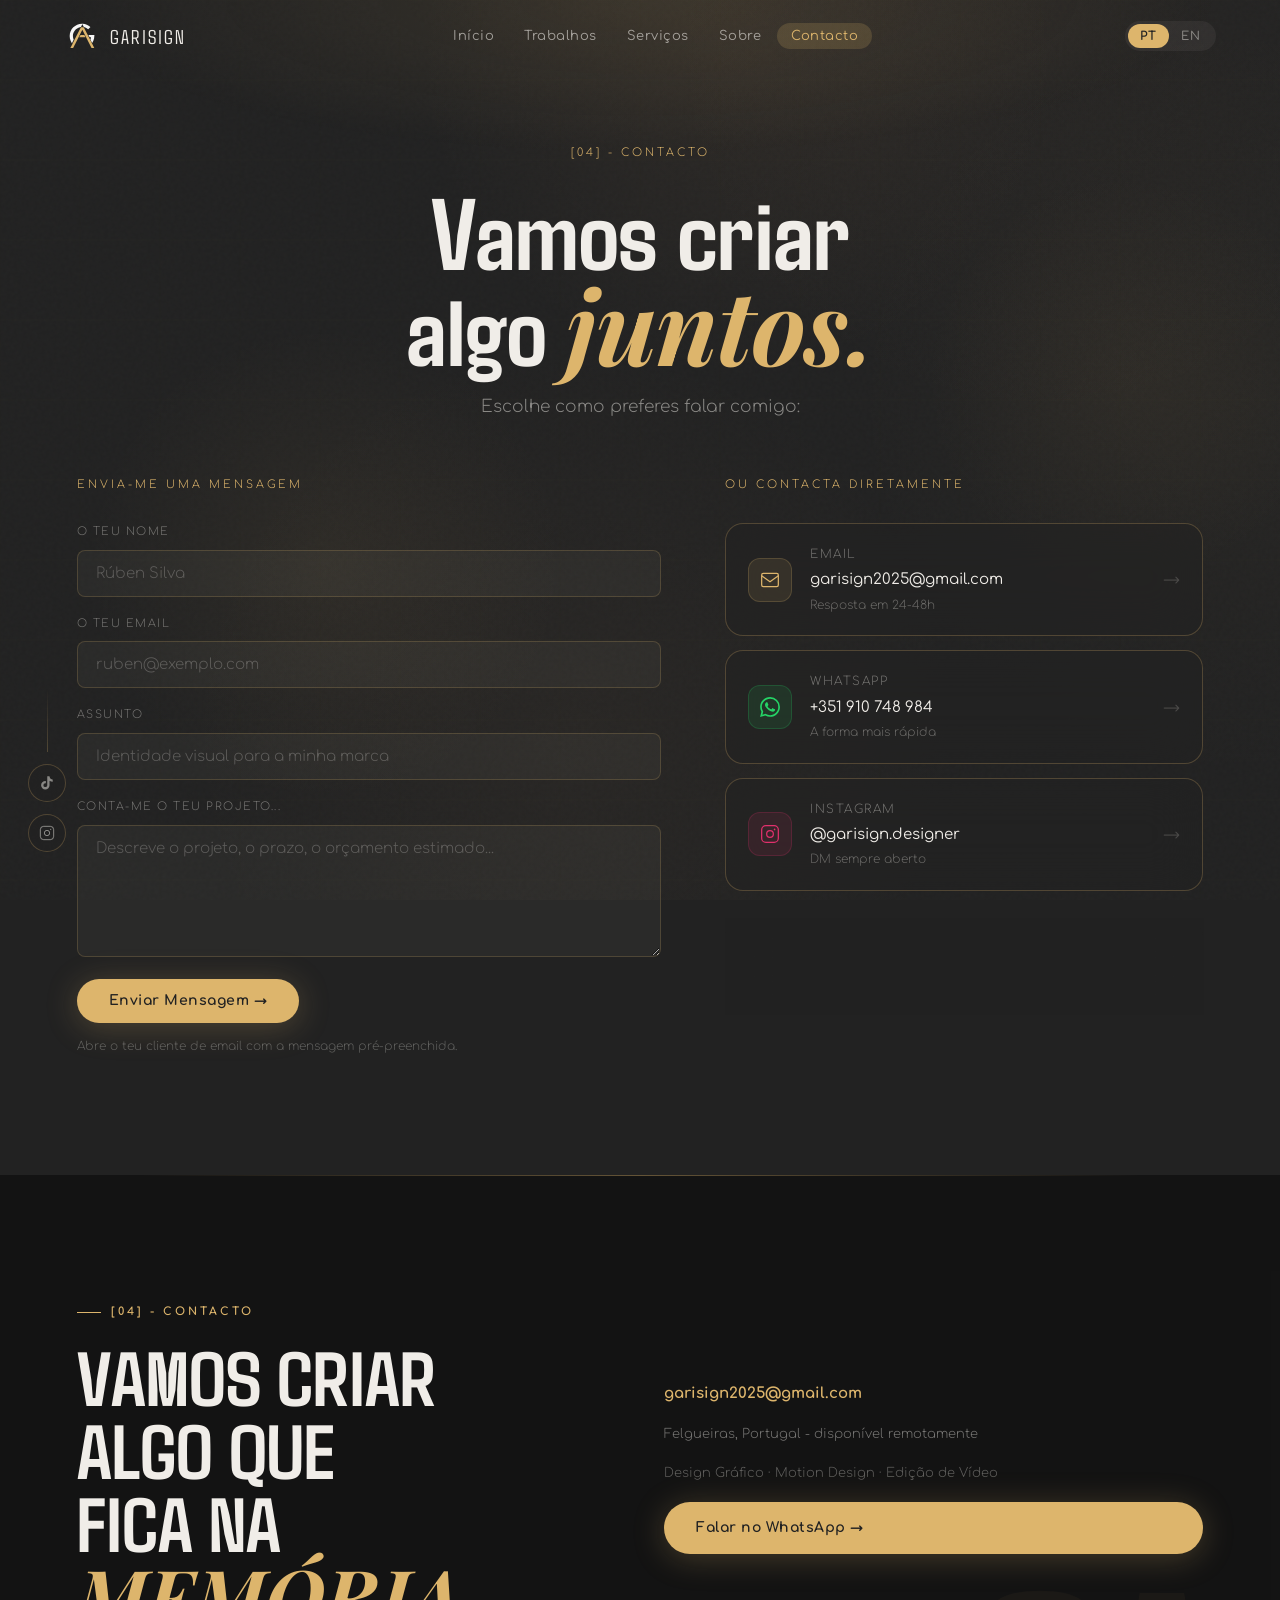
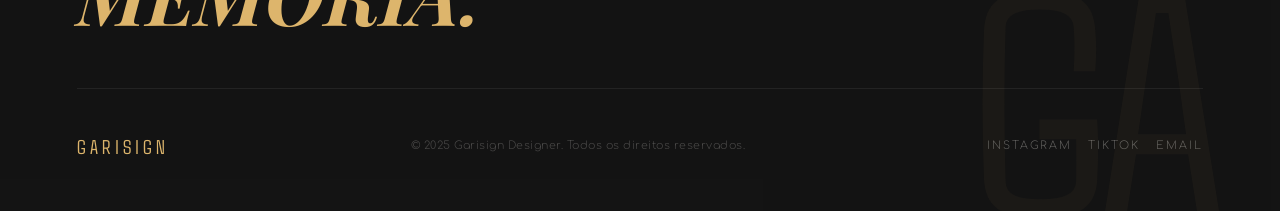
<file: contacto.html>
<!DOCTYPE html>
<html lang="pt">
<head>
<meta charset="UTF-8">
<meta name="viewport" content="width=device-width, initial-scale=1.0">
<meta name="description" content="Contacta o Gabriel, Garisign Designer. Email, WhatsApp ou Instagram. Disponível para projetos de design criativo.">
<meta name="keywords" content="contacto, designer criativo, portfolio, Garisign, Felgueiras, freelancer">
<meta name="author" content="Gabriel, Garisign Designer">
<meta name="robots" content="index, follow">
<meta property="og:title" content="Contacto: Garisign Designer">
<meta property="og:description" content="Contacta o Gabriel, Garisign Designer. Vamos criar algo juntos.">
<meta property="og:type" content="website">
<meta property="og:url" content="https://garisign.pt/contacto.html">
<meta property="og:image" content="og-image.svg">
<meta property="og:locale" content="pt_PT">
<meta property="og:site_name" content="Garisign Designer">
<meta name="twitter:card" content="summary_large_image">
<meta name="twitter:title" content="Contacto: Garisign Designer">
<meta name="twitter:description" content="Contacta o Gabriel, Garisign Designer. Vamos criar algo juntos.">
<meta name="twitter:image" content="og-image.svg">
<link rel="canonical" href="https://garisign.pt/contacto.html">
<link rel="icon" type="image/svg+xml" href="assets__img__logotipo__LOGO.svg">
<link rel="apple-touch-icon" href="assets__img__logotipo__LOGO.svg">
<link rel="manifest" href="site.webmanifest">
<title>Contacto: Garisign Designer</title>
<link rel="preconnect" href="https://fonts.googleapis.com">
<link rel="preconnect" href="https://fonts.gstatic.com" crossorigin>
<link rel="preload" href="fonts__Agdasima-Regular.ttf" as="font" type="font/ttf" crossorigin>
<link rel="preload" href="fonts__Comfortaa-Light.ttf" as="font" type="font/ttf" crossorigin>
<link rel="preload" href="https://fonts.googleapis.com/css2?family=Playfair+Display:ital@1&display=swap" as="style" onload="this.onload=null;this.rel='stylesheet'">
<noscript><link rel="stylesheet" href="https://fonts.googleapis.com/css2?family=Playfair+Display:ital@1&display=swap"></noscript>
<link rel="stylesheet" href="css__styles.css">
<style>
  /* ------ CONTACT HERO ------ */
  .ctc-hero {
    position: relative; z-index: 2;
    padding: calc(var(--nav-h) + 72px) clamp(24px,6vw,100px) 56px;
    text-align: center;
  }
  .ctc-hero::before {
    content: '';
    position: absolute; inset: 0;
    background: radial-gradient(ellipse 70% 50% at 50% 0%, rgba(221,181,108,0.1) 0%, transparent 65%);
    pointer-events: none;
  }
  .ctc-hero__label {
    font-size: 11px; letter-spacing: 3px; text-transform: uppercase;
    color: var(--gold); margin-bottom: 20px; display: block;
  }
  .ctc-hero__title {
    font-family: 'Agdasima', sans-serif;
    font-size: clamp(52px,8vw,110px);
    line-height: 0.92; letter-spacing: -1px;
    color: var(--cream);
    margin-bottom: 20px;
  }
  .ctc-hero__title em {
    font-family: 'Playfair Display', serif;
    font-style: italic;
    color: var(--gold);
  }
  .ctc-hero__sub {
    font-size: clamp(14px,1.5vw,17px);
    color: rgba(240,237,232,0.5);
    max-width: 480px; margin: 0 auto;
    line-height: 1.6;
  }

  /* ------ CONTACT BODY ------ */
  .ctc-body {
    position: relative; z-index: 2;
    padding: 0 clamp(24px,6vw,100px) clamp(80px,10vw,120px);
  }
  .ctc-grid {
    display: grid;
    grid-template-columns: 1.1fr 0.9fr;
    gap: clamp(32px,5vw,80px);
    align-items: start;
  }
  @media (max-width: 860px) {
    .ctc-grid { grid-template-columns: 1fr; }
  }

  /* ------ FORM ------ */
  .ctc-col-label {
    font-size: 11px; letter-spacing: 3px; text-transform: uppercase;
    color: var(--gold); margin-bottom: 28px; display: block;
  }
  .ctc-form {
    display: flex; flex-direction: column; gap: 18px;
  }
  .ctc-field {
    display: flex; flex-direction: column; gap: 8px;
  }
  .ctc-field label {
    font-size: 11px; letter-spacing: 1.5px; text-transform: uppercase;
    color: rgba(240,237,232,0.4);
  }
  .ctc-field input,
  .ctc-field textarea {
    background: rgba(240,237,232,0.04);
    border: 1px solid rgba(221,181,108,0.2);
    border-radius: 8px;
    padding: 14px 18px;
    color: var(--cream);
    font-family: 'Comfortaa', sans-serif;
    font-size: 15px;
    font-weight: 300;
    outline: none;
    resize: vertical;
    transition: border-color 0.3s, background 0.3s;
  }
  .ctc-field input:focus,
  .ctc-field textarea:focus {
    border-color: rgba(221,181,108,0.55);
    background: rgba(240,237,232,0.07);
  }
  .ctc-field input::placeholder,
  .ctc-field textarea::placeholder {
    color: rgba(240,237,232,0.25);
  }
  .ctc-form .btn-primary {
    align-self: flex-start;
    margin-top: 4px;
  }
  .ctc-note {
    font-size: 12px; color: rgba(240,237,232,0.3);
    line-height: 1.5; margin-top: -4px;
  }
  .ctc-success {
    display: none;
    padding: 18px 22px;
    background: rgba(221,181,108,0.1);
    border: 1px solid rgba(221,181,108,0.3);
    border-radius: 8px;
    font-size: 14px; color: var(--gold);
    line-height: 1.6;
  }
  .ctc-success.visible { display: block; }

  /* ------ CHANNELS ------ */
  .ctc-channels {
    display: flex; flex-direction: column; gap: 14px;
    margin-bottom: 28px;
  }
  .ctc-channel {
    display: flex; align-items: center; gap: 18px;
    padding: 20px 22px;
    text-decoration: none; color: inherit;
    border-radius: var(--radius);
    transition: border-color 0.35s, transform 0.35s;
    position: relative; overflow: hidden;
  }
  .ctc-channel:hover {
    border-color: rgba(221,181,108,0.45);
    transform: translateX(4px);
  }
  .ctc-channel--wa:hover { border-color: rgba(37,211,102,0.45); }
  .ctc-channel--ig:hover { border-color: rgba(225,48,108,0.4); }
  .ctc-channel__icon {
    width: 44px; height: 44px; border-radius: 12px;
    background: rgba(221,181,108,0.1);
    border: 1px solid rgba(221,181,108,0.2);
    display: flex; align-items: center; justify-content: center;
    flex-shrink: 0;
    color: var(--gold);
  }
  .ctc-channel--wa .ctc-channel__icon {
    background: rgba(37,211,102,0.1);
    border-color: rgba(37,211,102,0.2);
    color: #25d366;
  }
  .ctc-channel--ig .ctc-channel__icon {
    background: rgba(225,48,108,0.1);
    border-color: rgba(225,48,108,0.2);
    color: #e1306c;
  }
  .ctc-channel__icon svg { width: 20px; height: 20px; }
  .ctc-channel__info { flex: 1; min-width: 0; }
  .ctc-channel__label {
    font-size: 12px; letter-spacing: 1.5px; text-transform: uppercase;
    color: rgba(240,237,232,0.4); display: block; margin-bottom: 3px;
  }
  .ctc-channel__value {
    font-size: 15px; color: var(--cream); display: block;
    white-space: nowrap; overflow: hidden; text-overflow: ellipsis;
    font-weight: 400;
  }
  .ctc-channel__sub {
    font-size: 12px; color: rgba(240,237,232,0.35); display: block; margin-top: 2px;
  }
  .ctc-channel__arrow {
    font-size: 18px; color: rgba(240,237,232,0.2);
    transition: color 0.3s, transform 0.3s;
  }
  .ctc-channel:hover .ctc-channel__arrow {
    color: rgba(240,237,232,0.6);
    transform: translateX(4px);
  }

  .ctc-info-box {
    padding: 22px 24px;
    border-radius: var(--radius);
  }
  .ctc-info-box__avail {
    font-size: 13px; color: var(--gold);
    display: flex; align-items: center; gap: 8px;
    margin-bottom: 8px;
  }
  .ctc-info-box__avail::before {
    content: '';
    width: 8px; height: 8px; border-radius: 50%;
    background: var(--gold);
    box-shadow: 0 0 0 3px rgba(221,181,108,0.2);
    animation: pulse-gold 2s ease-in-out infinite;
    flex-shrink: 0;
  }
  @keyframes pulse-gold {
    0%,100% { box-shadow: 0 0 0 3px rgba(221,181,108,0.2); }
    50%      { box-shadow: 0 0 0 6px rgba(221,181,108,0.05); }
  }
  .ctc-info-box__loc {
    font-size: 13px; color: rgba(240,237,232,0.4);
    line-height: 1.5;
  }
</style>
</head>
<body id="top">

<div id="scroll-progress"></div>
<div id="cursor"></div>
<div id="cursor-ring"></div>
<canvas id="bg-canvas"></canvas>
<div class="noise"></div>

<nav id="navbar">
  <a href="index.html" class="nav-logo" data-hover>
    <div class="nav-logo-mark"><img src="assets__img__logotipo__LOGO.svg" alt="Logótipo Garisign" width="32" height="32"></div>
    <span class="nav-logo-text">Garisign</span>
  </a>
  <ul class="nav-links">
    <li><a href="index.html" data-nav data-i18n="nav.home">Início</a></li>
    <li><a href="index.html#works" data-nav data-i18n="nav.works">Trabalhos</a></li>
    <li><a href="index.html#services" data-nav data-i18n="nav.services">Serviços</a></li>
    <li><a href="sobre.html" data-nav data-i18n="nav.about">Sobre</a></li>
    <li><a href="#top" data-nav class="active" data-i18n="nav.contact">Contacto</a></li>
  </ul>
  <div class="nav-right">
    <div class="lang-toggle">
      <button type="button" class="lang-btn active" data-lang="pt" id="btn-pt">PT</button>
      <button type="button" class="lang-btn" data-lang="en" id="btn-en">EN</button>
    </div>
    <button type="button" id="nav-toggle" class="nav-toggle" aria-label="Menu" onclick="toggleMenu()">
      <span></span><span></span><span></span>
    </button>
  </div>
</nav>

<div id="mobile-menu" class="mobile-menu" aria-hidden="true">
  <ul>
    <li><a href="index.html" onclick="toggleMenu()" data-i18n="nav.home">Início</a></li>
    <li><a href="index.html#works" onclick="toggleMenu()" data-i18n="nav.works">Trabalhos</a></li>
    <li><a href="index.html#services" onclick="toggleMenu()" data-i18n="nav.services">Serviços</a></li>
    <li><a href="sobre.html" onclick="toggleMenu()" data-i18n="nav.about">Sobre</a></li>
    <li><a href="#top" onclick="toggleMenu()" data-i18n="nav.contact">Contacto</a></li>
  </ul>
  <div class="lang-toggle">
    <button type="button" class="lang-btn active" data-lang="pt">PT</button>
    <button type="button" class="lang-btn" data-lang="en">EN</button>
  </div>
</div>

<div class="social-float">
  <a href="https://tiktok.com/@garisign_designer" target="_blank" rel="noopener noreferrer" class="social-btn" aria-label="TikTok" data-hover>
    <svg viewBox="0 0 24 24" fill="currentColor"><path d="M19.59 6.69a4.83 4.83 0 01-3.77-4.25V2h-3.45v13.67a2.89 2.89 0 01-2.88 2.5 2.89 2.89 0 01-2.89-2.89 2.89 2.89 0 012.89-2.89c.28 0 .54.04.79.1V9.01a6.33 6.33 0 00-.79-.05 6.34 6.34 0 00-6.34 6.34 6.34 6.34 0 006.34 6.34 6.34 6.34 0 006.33-6.34V8.69a8.18 8.18 0 004.77 1.52V6.79a4.85 4.85 0 01-1-.1z"/></svg>
  </a>
  <a href="https://instagram.com/garisign.designer" target="_blank" rel="noopener noreferrer" class="social-btn" aria-label="Instagram" data-hover>
    <svg viewBox="0 0 24 24" fill="none" stroke="currentColor" stroke-width="1.5"><rect x="2" y="2" width="20" height="20" rx="5"/><circle cx="12" cy="12" r="4"/><circle cx="17.5" cy="6.5" r="1" fill="currentColor" stroke="none"/></svg>
  </a>
</div>

<!-- ------ HERO ------ -->
<section class="ctc-hero reveal">
  <span class="ctc-hero__label" data-i18n="contactPage.label">[04] CONTACTO</span>
  <h1 class="ctc-hero__title" data-i18n-html="contactPage.title">
    Vamos criar<br>algo <em>juntos.</em>
  </h1>
  <p class="ctc-hero__sub" data-i18n="contactPage.subtitle">Escolhe como preferes falar comigo:</p>
</section>

<!-- ------ BODY ------ -->
<section class="ctc-body">
  <div class="ctc-grid">

    <!-- Form -->
    <div class="reveal">
      <span class="ctc-col-label" data-i18n="contactPage.form.label">Envia-me uma mensagem</span>
      <form id="ctc-form" class="ctc-form" novalidate>
        <div class="ctc-field">
          <label for="ctc-name" data-i18n="contactPage.form.name">O teu nome</label>
          <input type="text" id="ctc-name" name="name" placeholder="Rúben Silva" required>
        </div>
        <div class="ctc-field">
          <label for="ctc-email" data-i18n="contactPage.form.email">O teu email</label>
          <input type="email" id="ctc-email" name="email" placeholder="ruben@exemplo.com" required>
        </div>
        <div class="ctc-field">
          <label for="ctc-subject" data-i18n="contactPage.form.subject">Assunto</label>
          <input type="text" id="ctc-subject" name="subject" placeholder="Identidade visual para a minha marca" required>
        </div>
        <div class="ctc-field">
          <label for="ctc-msg" data-i18n="contactPage.form.message">Conta-me o teu projeto...</label>
          <textarea id="ctc-msg" name="message" rows="6" placeholder="Descreve o projeto, o prazo, o orçamento estimado..." required></textarea>
        </div>
        <button type="submit" class="btn-primary" data-hover data-i18n="contactPage.form.send">Enviar Mensagem →</button>
        <p class="ctc-note" data-i18n="contactPage.form.note">Abre o Gmail numa nova aba com a mensagem pré-preenchida.</p>
      </form>
      <div id="ctc-success" class="ctc-success" aria-live="polite"></div>
    </div>

    <!-- Direct channels -->
    <div class="reveal reveal-delay-1">
      <span class="ctc-col-label" data-i18n="contactPage.channels.title">Ou contacta diretamente</span>

      <div class="ctc-channels">
        <!-- Email -->
        <a href="mailto:garisign2025@gmail.com" class="ctc-channel glass-card" data-hover>
          <div class="ctc-channel__icon">
            <svg viewBox="0 0 24 24" fill="none" stroke="currentColor" stroke-width="1.5"><rect x="2" y="4" width="20" height="16" rx="2"/><path d="m2 7 10 7 10-7"/></svg>
          </div>
          <div class="ctc-channel__info">
            <span class="ctc-channel__label" data-i18n="contactPage.channels.emailLabel">Email</span>
            <span class="ctc-channel__value">garisign2025@gmail.com</span>
            <span class="ctc-channel__sub" data-i18n="contactPage.channels.emailSub">Resposta em 24-48h</span>
          </div>
          <span class="ctc-channel__arrow">→</span>
        </a>

        <!-- WhatsApp -->
        <a href="https://wa.me/351910748984" target="_blank" rel="noopener noreferrer" class="ctc-channel ctc-channel--wa glass-card" data-hover>
          <div class="ctc-channel__icon">
            <svg viewBox="0 0 24 24" fill="currentColor"><path d="M17.472 14.382c-.297-.149-1.758-.867-2.03-.967-.273-.099-.471-.148-.67.15-.197.297-.767.966-.94 1.164-.173.199-.347.223-.644.075-.297-.15-1.255-.463-2.39-1.475-.883-.788-1.48-1.761-1.653-2.059-.173-.297-.018-.458.13-.606.134-.133.298-.347.446-.52.149-.174.198-.298.298-.497.099-.198.05-.371-.025-.52-.075-.149-.669-1.612-.916-2.207-.242-.579-.487-.5-.669-.51-.173-.008-.371-.01-.57-.01-.198 0-.52.074-.792.372-.272.297-1.04 1.016-1.04 2.479 0 1.462 1.065 2.875 1.213 3.074.149.198 2.096 3.2 5.077 4.487.709.306 1.262.489 1.694.625.712.227 1.36.195 1.871.118.571-.085 1.758-.719 2.006-1.413.248-.694.248-1.289.173-1.413-.074-.124-.272-.198-.57-.347m-5.421 7.403h-.004a9.87 9.87 0 01-5.031-1.378l-.361-.214-3.741.982.998-3.648-.235-.374a9.86 9.86 0 01-1.51-5.26c.001-5.45 4.436-9.884 9.888-9.884 2.64 0 5.122 1.03 6.988 2.898a9.825 9.825 0 012.893 6.994c-.003 5.45-4.437 9.884-9.885 9.884m8.413-18.297A11.815 11.815 0 0012.05 0C5.495 0 .16 5.335.157 11.892c0 2.096.547 4.142 1.588 5.945L.057 24l6.305-1.654a11.882 11.882 0 005.683 1.448h.005c6.554 0 11.89-5.335 11.893-11.893a11.821 11.821 0 00-3.48-8.413Z"/></svg>
          </div>
          <div class="ctc-channel__info">
            <span class="ctc-channel__label" data-i18n="contactPage.channels.whatsappLabel">WhatsApp</span>
            <span class="ctc-channel__value">+351 910 748 984</span>
            <span class="ctc-channel__sub" data-i18n="contactPage.channels.whatsappSub">A forma mais rápida</span>
          </div>
          <span class="ctc-channel__arrow">→</span>
        </a>

        <!-- Instagram -->
        <a href="https://www.instagram.com/garisign.designer/" target="_blank" rel="noopener noreferrer" class="ctc-channel ctc-channel--ig glass-card" data-hover>
          <div class="ctc-channel__icon">
            <svg viewBox="0 0 24 24" fill="none" stroke="currentColor" stroke-width="1.5"><rect x="2" y="2" width="20" height="20" rx="5"/><circle cx="12" cy="12" r="4"/><circle cx="17.5" cy="6.5" r="1" fill="currentColor" stroke="none"/></svg>
          </div>
          <div class="ctc-channel__info">
            <span class="ctc-channel__label" data-i18n="contactPage.channels.igLabel">Instagram</span>
            <span class="ctc-channel__value">@garisign.designer</span>
            <span class="ctc-channel__sub" data-i18n="contactPage.channels.igSub">DM sempre aberto</span>
          </div>
          <span class="ctc-channel__arrow">→</span>
        </a>
      </div>

      <!-- Info -->
      <div class="ctc-info-box glass-card">
        <p class="ctc-info-box__avail" data-i18n="contactPage.availability">Disponível para novos projetos</p>
        <p class="ctc-info-box__loc" data-i18n="contactPage.location">Felgueiras, Portugal, disponível remotamente</p>
      </div>
    </div>

  </div>
</section>

<!-- ------ SITE FOOTER ------ -->
<section class="site-footer">
  <div class="site-footer__decal">GA</div>
  <div class="site-footer__top reveal">
    <div class="site-footer__intro">
      <p class="section-label"><span data-i18n="siteFooter.label">[04] CONTACTO</span></p>
      <h2 class="site-footer__title" data-i18n-html="siteFooter.title">Vamos criar<br>algo que<br>fica na <span class="site-footer-title-italic">memória.</span></h2>
    </div>
    <div class="site-footer__contact">
      <a href="mailto:garisign2025@gmail.com" class="site-footer__email">garisign2025@gmail.com</a>
      <p class="site-footer__text" data-i18n="siteFooter.location">Felgueiras, Portugal, disponível remotamente</p>
      <p class="site-footer__text site-footer__text--muted" data-i18n="siteFooter.areas">Design Gráfico · Motion Design · Edição de Vídeo</p>
      <a href="https://wa.me/351910748984" target="_blank" rel="noopener noreferrer" class="btn-primary" data-hover data-i18n="siteFooter.buttonWhatsapp">Falar no WhatsApp →</a>
    </div>
  </div>
  <hr class="site-footer__separator">
  <div class="site-footer__bottom">
    <a href="index.html" class="site-footer__logo">GARISIGN</a>
    <p class="site-footer__copy" data-i18n="footer.copy">© 2025 Garisign Designer. Todos os direitos reservados.</p>
    <div class="site-footer__links">
      <a href="https://instagram.com/garisign.designer" target="_blank" rel="noopener noreferrer">INSTAGRAM</a>
      <a href="https://tiktok.com/@garisign_designer" target="_blank" rel="noopener noreferrer">TIKTOK</a>
      <a href="mailto:garisign2025@gmail.com">EMAIL</a>
    </div>
  </div>
</section>

<script src="js__translations.js" defer></script>
<script src="js__script.js" defer></script>
<script>
document.getElementById('ctc-form').addEventListener('submit', function(e) {
  e.preventDefault();
  const name    = document.getElementById('ctc-name').value.trim();
  const email   = document.getElementById('ctc-email').value.trim();
  const subject = document.getElementById('ctc-subject').value.trim();
  const message = document.getElementById('ctc-msg').value.trim();

  if (!name || !email || !subject || !message) return;

  const body = `De: ${name} <${email}>\n\n${message}`;
  const gmailUrl = `https://mail.google.com/mail/?view=cm&fs=1&to=garisign2025%40gmail.com&su=${encodeURIComponent(subject)}&body=${encodeURIComponent(body)}`;

  window.open(gmailUrl, '_blank', 'noopener,noreferrer');

  const success = document.getElementById('ctc-success');
  const lang = localStorage.getItem('garisign-lang') || 'pt';
  success.textContent = lang === 'en'
    ? 'Gmail opened in a new tab with your message pre-filled. If it didn\'t open, send directly to garisign2025@gmail.com'
    : 'O Gmail abriu numa nova aba com a mensagem pré-preenchida. Se não abriu, envia diretamente para garisign2025@gmail.com';
  success.classList.add('visible');
});
</script>
</body>
</html>
</file>
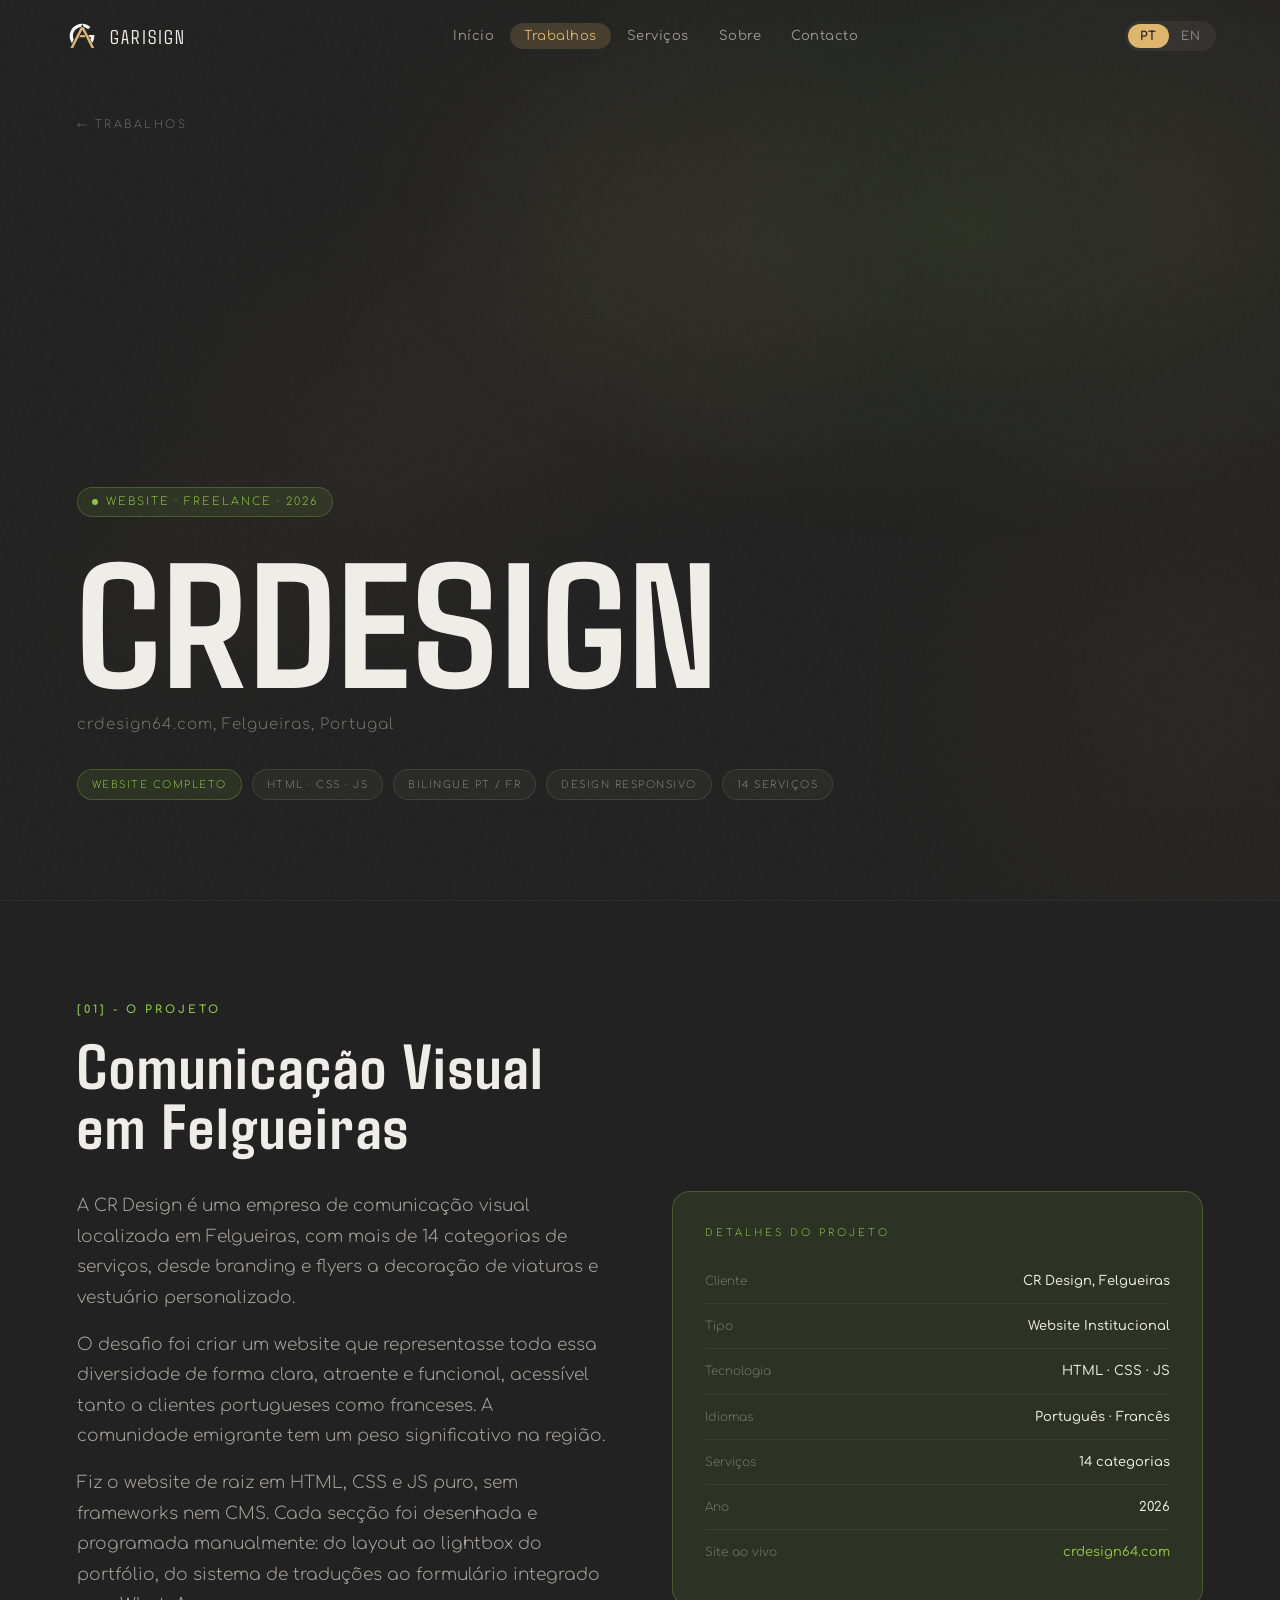
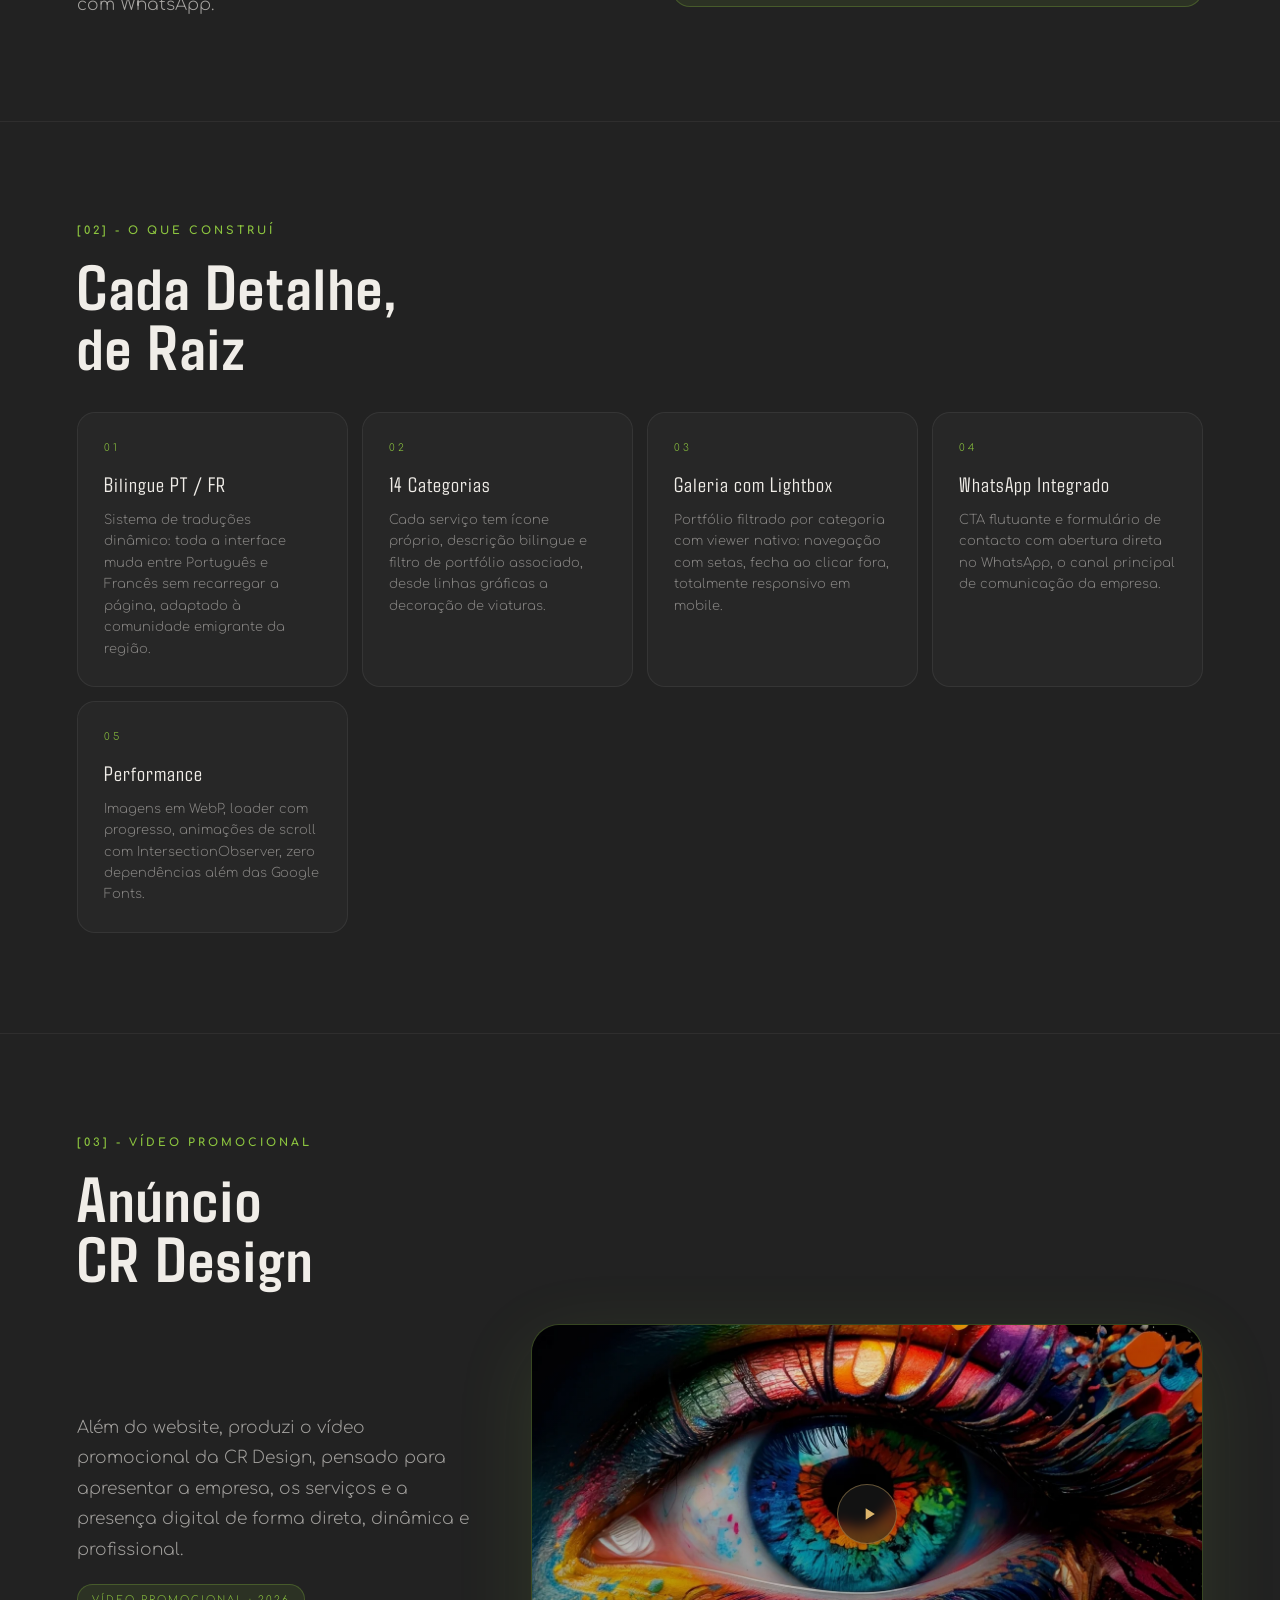
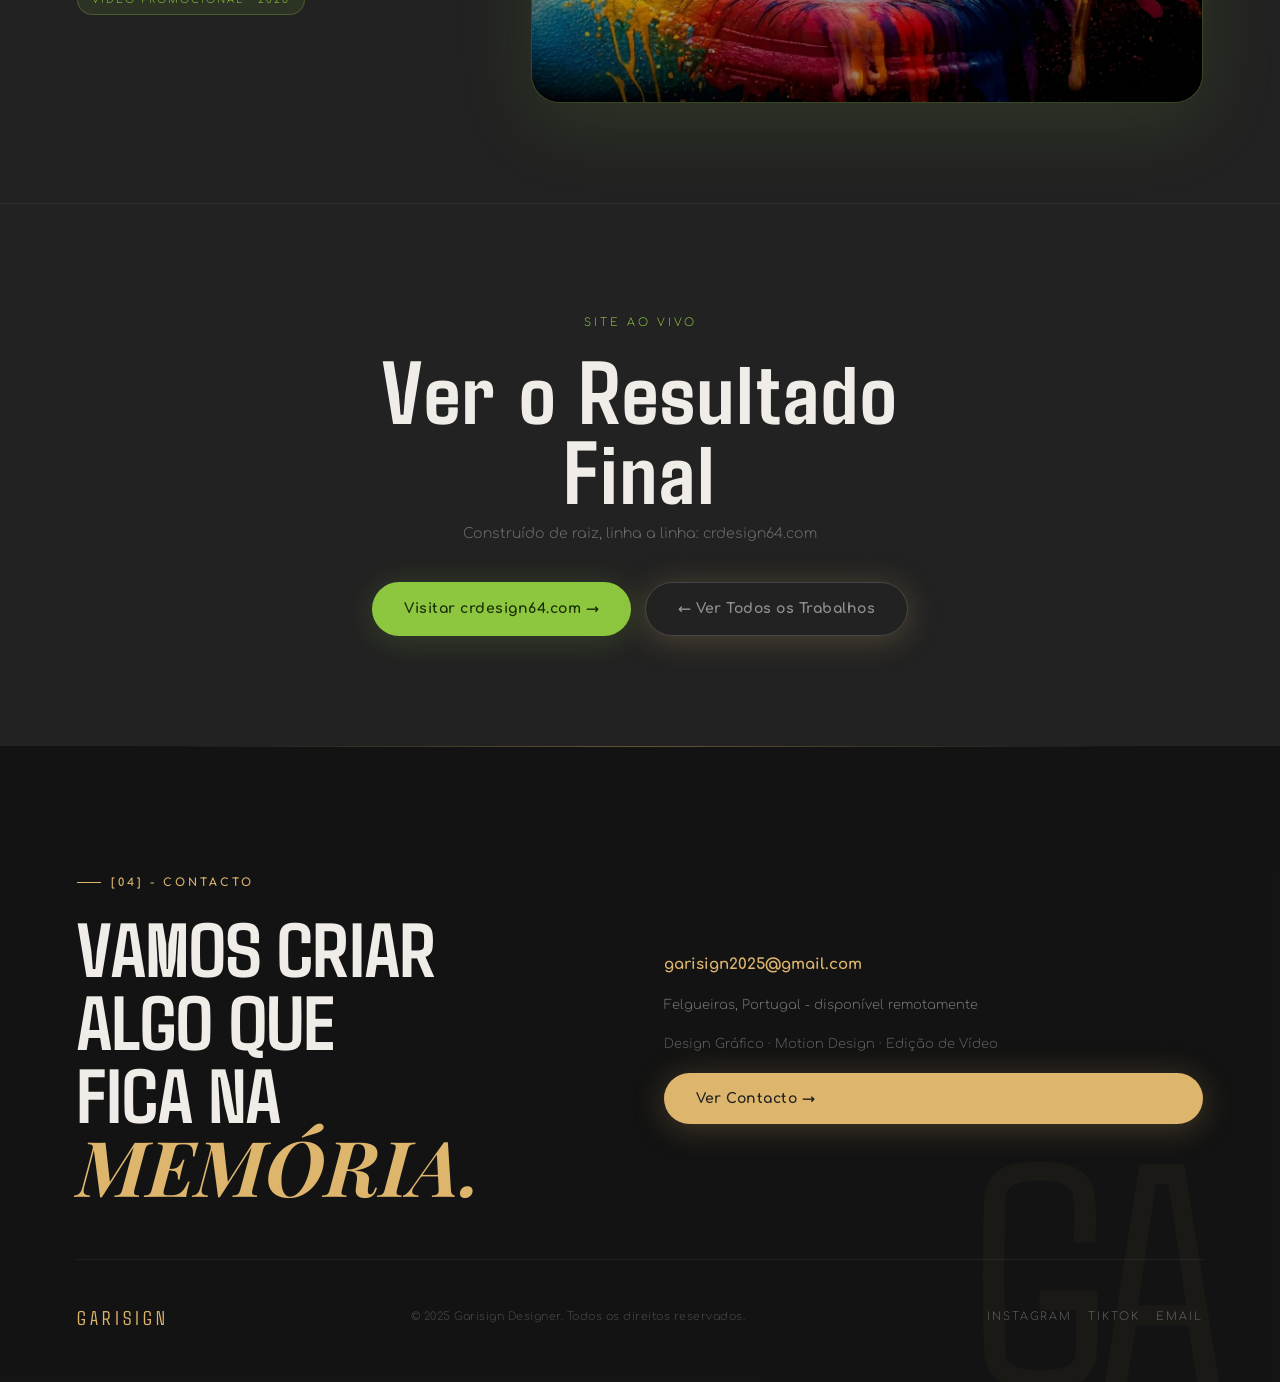
<file: crdesign.html>
<!DOCTYPE html>
<html lang="pt">
<head>
<meta charset="UTF-8">
<meta name="viewport" content="width=device-width, initial-scale=1.0">
<meta name="description" content="Case study: Website CRDesign, construído de raiz em HTML, CSS e JS. Site bilingue PT/FR para empresa de comunicação visual em Felgueiras.">
<meta name="author" content="Gabriel, Garisign Designer">
<link rel="icon" type="image/svg+xml" href="assets__img__logotipo__LOGO.svg">
<link rel="preconnect" href="https://fonts.googleapis.com">
<link rel="preconnect" href="https://fonts.gstatic.com" crossorigin>
<link rel="preload" href="fonts__Agdasima-Regular.ttf" as="font" type="font/ttf" crossorigin>
<link rel="preload" href="fonts__Comfortaa-Light.ttf" as="font" type="font/ttf" crossorigin>
<link rel="preload" href="https://fonts.googleapis.com/css2?family=Playfair+Display:ital@1&display=swap" as="style" onload="this.onload=null;this.rel='stylesheet'">
<noscript><link rel="stylesheet" href="https://fonts.googleapis.com/css2?family=Playfair+Display:ital@1&display=swap"></noscript>
<link rel="stylesheet" href="css__styles.css">
<title>CRDesign Website: Garisign</title>
<style>
  :root {
    --cr-green: #8dc63f;
    --cr-green-dark: #6ba030;
    --cr-green-dim: rgba(141,198,63,0.10);
    --cr-green-border: rgba(141,198,63,0.28);
  }

  /* ------ HERO ------ */
  .crd-hero {
    min-height: 100svh;
    display: flex; flex-direction: column; justify-content: flex-end;
    padding: clamp(80px,10vw,140px) clamp(24px,6vw,100px) clamp(60px,8vw,100px);
    position: relative; overflow: hidden; z-index: 2;
  }
  .crd-hero::before {
    content: '';
    position: absolute; inset: 0; z-index: 0;
    background: radial-gradient(ellipse 70% 55% at 75% 25%, rgba(141,198,63,0.07) 0%, transparent 65%);
    pointer-events: none;
  }
  .crd-hero__back {
    position: absolute; top: clamp(80px,10vw,116px); left: clamp(24px,6vw,100px);
    font-size: 11px; letter-spacing: 2.5px; text-transform: uppercase;
    color: rgba(240,237,232,0.35); text-decoration: none;
    display: flex; align-items: center; gap: 8px;
    transition: color 0.3s; z-index: 2;
  }
  .crd-hero__back:hover { color: var(--cr-green); }
  .crd-hero__content { position: relative; z-index: 2; }
  .crd-hero__badge {
    display: inline-flex; align-items: center; gap: 8px;
    padding: 5px 14px; border-radius: 40px;
    background: var(--cr-green-dim); border: 1px solid var(--cr-green-border);
    font-size: 11px; letter-spacing: 2px; text-transform: uppercase;
    color: var(--cr-green); margin-bottom: 24px;
  }
  .crd-hero__badge::before {
    content: ''; width: 6px; height: 6px; border-radius: 50%;
    background: var(--cr-green); flex-shrink: 0;
    animation: pulse-dot 2.4s ease-in-out infinite;
  }
  .crd-hero__title {
    font-family: 'Agdasima', sans-serif;
    font-size: clamp(80px,14vw,200px);
    line-height: 0.85; letter-spacing: 4px;
    color: var(--cream); margin-bottom: 18px;
  }
  .crd-hero__sub {
    font-size: clamp(12px,1.3vw,15px); letter-spacing: 1px;
    color: rgba(240,237,232,0.4); margin-bottom: 32px;
  }
  .crd-hero__chips { display: flex; flex-wrap: wrap; gap: 10px; }
  .crd-chip {
    padding: 6px 14px; border-radius: 40px;
    font-size: 10px; letter-spacing: 1.5px; text-transform: uppercase;
    background: rgba(240,237,232,0.04); border: 1px solid rgba(240,237,232,0.1);
    color: rgba(240,237,232,0.45);
  }
  .crd-chip--green {
    background: var(--cr-green-dim); border-color: var(--cr-green-border);
    color: var(--cr-green);
  }

  /* ------ SECOES ------ */
  .crd-section {
    padding: clamp(60px,8vw,100px) clamp(24px,6vw,100px);
    position: relative; z-index: 2;
    border-top: 1px solid rgba(240,237,232,0.06);
  }
  .crd-num {
    font-size: 11px; font-weight: 600; letter-spacing: 3px; text-transform: uppercase;
    color: var(--cr-green); margin-bottom: 14px; display: block;
  }
  .crd-title {
    font-family: 'Agdasima', sans-serif;
    font-size: clamp(38px,5vw,68px); color: var(--cream);
    letter-spacing: 2px; line-height: 0.95; margin-bottom: 36px;
  }

  /* ------ [01] O PROJETO ------ */
  .crd-projeto-grid {
    display: grid; grid-template-columns: 1fr 1fr;
    gap: clamp(32px,5vw,64px); align-items: start;
  }
  .crd-projeto__text {
    font-size: clamp(15px,1.4vw,17px); line-height: 1.8;
    color: rgba(240,237,232,0.65);
  }
  .crd-projeto__text p + p { margin-top: 16px; }
  .crd-info-card {
    background: var(--cr-green-dim); border: 1px solid var(--cr-green-border);
    border-radius: var(--radius); padding: clamp(20px,3vw,32px);
  }
  .crd-info-card__label {
    font-size: 10px; letter-spacing: 3px; text-transform: uppercase;
    color: var(--cr-green); margin-bottom: 18px; display: block;
  }
  .crd-info-row {
    display: flex; justify-content: space-between; align-items: baseline;
    padding: 11px 0; border-bottom: 1px solid rgba(141,198,63,0.1);
  }
  .crd-info-row:last-child { border-bottom: none; }
  .crd-info-row__key { font-size: 12px; color: rgba(240,237,232,0.38); }
  .crd-info-row__val { font-size: 13px; color: var(--cream); font-weight: 500; text-align: right; }
  .crd-info-row__val a {
    color: var(--cr-green); text-decoration: none; transition: opacity 0.2s;
  }
  .crd-info-row__val a:hover { opacity: 0.75; }
  @media (max-width: 768px) {
    .crd-projeto-grid { grid-template-columns: 1fr; }
  }

  /* ------ [02] FEATURES ------ */
  .crd-features-grid {
    display: grid; grid-template-columns: repeat(auto-fit, minmax(220px,1fr)); gap: 14px;
  }
  .crd-feature-card {
    background: rgba(240,237,232,0.025); border: 1px solid rgba(240,237,232,0.07);
    border-radius: var(--radius); padding: clamp(18px,2.5vw,26px);
    transition: border-color 0.3s, background 0.3s;
  }
  .crd-feature-card:hover {
    background: var(--cr-green-dim); border-color: var(--cr-green-border);
  }
  .crd-feature-card__num {
    font-size: 10px; letter-spacing: 3px; color: var(--cr-green);
    margin-bottom: 10px; display: block;
  }
  .crd-feature-card__title {
    font-family: 'Agdasima', sans-serif; font-size: 21px;
    color: var(--cream); letter-spacing: 1px; margin-bottom: 8px;
  }
  .crd-feature-card__desc {
    font-size: 13px; color: rgba(240,237,232,0.48); line-height: 1.65;
  }

  /* ------ [03] VIDEO ------ */
  .crd-video-showcase {
    display: grid;
    grid-template-columns: minmax(260px, 0.75fr) minmax(0, 1.25fr);
    gap: clamp(22px,4vw,52px);
    align-items: center;
  }
  .crd-video-copy {
    max-width: 480px;
  }
  .crd-video-copy p {
    font-size: clamp(15px,1.35vw,17px);
    line-height: 1.8;
    color: rgba(240,237,232,0.62);
  }
  .crd-video-note {
    margin-top: 18px;
    display: inline-flex;
    padding: 6px 14px;
    border-radius: 40px;
    background: var(--cr-green-dim);
    border: 1px solid var(--cr-green-border);
    color: var(--cr-green);
    font-size: 10px;
    letter-spacing: 2px;
    text-transform: uppercase;
  }
  .crd-video-frame {
    overflow: hidden;
    border-radius: var(--radius-lg);
    border: 1px solid var(--cr-green-border);
    background: rgba(0,0,0,0.32);
    box-shadow: 0 22px 80px rgba(141,198,63,0.12);
  }
  .crd-video-frame .yt-facade {
    aspect-ratio: 16 / 9;
    background: #111;
  }
  @media (max-width: 768px) {
    .crd-video-showcase { grid-template-columns: 1fr; }
    .crd-video-copy { max-width: none; }
  }

  /* ------ CTA ------ */
  .crd-cta {
    padding: clamp(64px,9vw,110px) clamp(24px,6vw,100px);
    text-align: center; position: relative; z-index: 2;
    border-top: 1px solid rgba(240,237,232,0.06);
  }
  .crd-cta__eyebrow {
    font-size: 11px; letter-spacing: 3px; text-transform: uppercase;
    color: var(--cr-green); margin-bottom: 16px;
  }
  .crd-cta__title {
    font-family: 'Agdasima', sans-serif;
    font-size: clamp(44px,7vw,90px);
    color: var(--cream); letter-spacing: 2px; line-height: 0.9;
    margin-bottom: 12px;
  }
  .crd-cta__sub {
    font-size: 14px; color: rgba(240,237,232,0.38);
    margin-bottom: 36px; font-weight: 300;
  }
  .crd-cta__btns {
    display: flex; justify-content: center; gap: 14px; flex-wrap: wrap;
  }
  .btn-crdesign {
    background: var(--cr-green); color: #192e06;
    box-shadow: 0 4px 32px rgba(141,198,63,0.2);
  }
  .btn-crdesign:hover {
    background: #a8d84a; transform: translateY(-2px);
    box-shadow: 0 8px 48px rgba(141,198,63,0.35);
  }
  .btn-ghost {
    background: transparent; border: 1px solid rgba(240,237,232,0.18);
    color: rgba(240,237,232,0.55);
  }
  .btn-ghost:hover {
    border-color: rgba(240,237,232,0.35); color: var(--cream);
    transform: translateY(-2px);
  }
</style>
</head>
<body>

<div id="scroll-progress"></div>
<div id="cursor"></div>
<div id="cursor-ring"></div>
<canvas id="bg-canvas"></canvas>
<div class="noise"></div>

<nav id="navbar">
  <a href="index.html" class="nav-logo" data-hover>
    <div class="nav-logo-mark"><img src="assets__img__logotipo__LOGO.svg" alt="Logótipo Garisign" width="32" height="32"></div>
    <span class="nav-logo-text">Garisign</span>
  </a>
  <ul class="nav-links">
    <li><a href="index.html" data-nav data-i18n="nav.home">Início</a></li>
    <li><a href="trabalhos.html" data-nav class="active" data-i18n="nav.works">Trabalhos</a></li>
    <li><a href="index.html#services" data-nav data-i18n="nav.services">Serviços</a></li>
    <li><a href="sobre.html" data-nav data-i18n="nav.about">Sobre</a></li>
    <li><a href="contacto.html" data-nav data-i18n="nav.contact">Contacto</a></li>
  </ul>
  <div class="nav-right">
    <div class="lang-toggle">
      <button type="button" class="lang-btn active" data-lang="pt" id="btn-pt">PT</button>
      <button type="button" class="lang-btn" data-lang="en" id="btn-en">EN</button>
    </div>
    <button type="button" id="nav-toggle" class="nav-toggle" aria-label="Menu" onclick="toggleMenu()">
      <span></span><span></span><span></span>
    </button>
  </div>
</nav>

<div id="mobile-menu" class="mobile-menu" aria-hidden="true">
  <ul>
    <li><a href="index.html" onclick="toggleMenu()" data-i18n="nav.home">Início</a></li>
    <li><a href="trabalhos.html" onclick="toggleMenu()" data-i18n="nav.works">Trabalhos</a></li>
    <li><a href="index.html#services" onclick="toggleMenu()" data-i18n="nav.services">Serviços</a></li>
    <li><a href="index.html#about" onclick="toggleMenu()" data-i18n="nav.about">Sobre</a></li>
    <li><a href="contacto.html" onclick="toggleMenu()" data-i18n="nav.contact">Contacto</a></li>
  </ul>
</div>

<main>

  <!-- ------ HERO ------ -->
  <section class="crd-hero">
    <a href="trabalhos.html" class="crd-hero__back" data-i18n="crdesign.hero.back">← Trabalhos</a>
    <div class="crd-hero__content reveal">
      <div class="crd-hero__badge">Website · Freelance · 2026</div>
      <h1 class="crd-hero__title">CRDESIGN</h1>
      <p class="crd-hero__sub">crdesign64.com, Felgueiras, Portugal</p>
      <div class="crd-hero__chips">
        <span class="crd-chip crd-chip--green" data-i18n="crdesign.hero.chip1">Website Completo</span>
        <span class="crd-chip">HTML · CSS · JS</span>
        <span class="crd-chip">Bilingue PT / FR</span>
        <span class="crd-chip" data-i18n="crdesign.hero.chip3">Design Responsivo</span>
        <span class="crd-chip">14 Serviços</span>
      </div>
    </div>
  </section>

  <!-- ------ [01] O PROJETO ------ -->
  <section class="crd-section reveal">
    <span class="crd-num" data-i18n="crdesign.s01.num">[01] O Projeto</span>
    <h2 class="crd-title" data-i18n-html="crdesign.s01.title">Comunicação Visual<br>em Felgueiras</h2>
    <div class="crd-projeto-grid">
      <div class="crd-projeto__text">
        <p data-i18n="crdesign.s01.p1">A CR Design é uma empresa de comunicação visual localizada em Felgueiras, com mais de 14 categorias de serviços: desde branding e flyers a decoração de viaturas e vestuário personalizado.</p>
        <p data-i18n="crdesign.s01.p2">O desafio foi criar um website que representasse toda essa diversidade de forma clara, atraente e funcional, acessível tanto a clientes portugueses como franceses, pois a comunidade emigrante tem um peso significativo na região.</p>
        <p data-i18n="crdesign.s01.p3">Fiz o website de raiz em HTML, CSS e JS puro, sem frameworks nem CMS. Cada secção foi desenhada e programada manualmente: do layout ao lightbox do portfólio, do sistema de traduções ao formulário integrado com WhatsApp.</p>
      </div>
      <div class="crd-info-card">
        <span class="crd-info-card__label" data-i18n="crdesign.s01.infolabel">Detalhes do Projeto</span>
        <div class="crd-info-row">
          <span class="crd-info-row__key" data-i18n="crdesign.s01.row1key">Cliente</span>
          <span class="crd-info-row__val" data-i18n="crdesign.s01.row1val">CR Design, Felgueiras</span>
        </div>
        <div class="crd-info-row">
          <span class="crd-info-row__key" data-i18n="crdesign.s01.row2key">Tipo</span>
          <span class="crd-info-row__val" data-i18n="crdesign.s01.row2val">Website Institucional</span>
        </div>
        <div class="crd-info-row">
          <span class="crd-info-row__key" data-i18n="crdesign.s01.row3key">Tecnologia</span>
          <span class="crd-info-row__val">HTML · CSS · JS</span>
        </div>
        <div class="crd-info-row">
          <span class="crd-info-row__key" data-i18n="crdesign.s01.row4key">Idiomas</span>
          <span class="crd-info-row__val" data-i18n="crdesign.s01.row4val">Português · Francês</span>
        </div>
        <div class="crd-info-row">
          <span class="crd-info-row__key" data-i18n="crdesign.s01.row5key">Serviços</span>
          <span class="crd-info-row__val" data-i18n="crdesign.s01.row5val">14 categorias</span>
        </div>
        <div class="crd-info-row">
          <span class="crd-info-row__key" data-i18n="crdesign.s01.row6key">Ano</span>
          <span class="crd-info-row__val">2026</span>
        </div>
        <div class="crd-info-row">
          <span class="crd-info-row__key" data-i18n="crdesign.s01.row7key">Site ao vivo</span>
          <span class="crd-info-row__val">
            <a href="https://crdesign64.com" target="_blank" rel="noopener noreferrer">crdesign64.com</a>
          </span>
        </div>
      </div>
    </div>
  </section>

  <!-- ------ [02] O QUE CONSTRUÍ ------ -->
  <section class="crd-section reveal">
    <span class="crd-num" data-i18n="crdesign.s02.num">[02] O Que Construí</span>
    <h2 class="crd-title" data-i18n-html="crdesign.s02.title">Cada Detalhe,<br>de Raiz</h2>
    <div class="crd-features-grid">
      <div class="crd-feature-card">
        <span class="crd-feature-card__num">01</span>
        <p class="crd-feature-card__title" data-i18n="crdesign.s02.f1title">Bilingue PT / FR</p>
        <p class="crd-feature-card__desc" data-i18n="crdesign.s02.f1desc">Sistema de traduções dinâmico: toda a interface muda entre Português e Francês sem recarregar a página, adaptado à comunidade emigrante da região.</p>
      </div>
      <div class="crd-feature-card">
        <span class="crd-feature-card__num">02</span>
        <p class="crd-feature-card__title" data-i18n="crdesign.s02.f2title">14 Categorias</p>
        <p class="crd-feature-card__desc" data-i18n="crdesign.s02.f2desc">Cada serviço tem ícone próprio, descrição bilingue e filtro de portfólio associado, desde linhas gráficas a decoração de viaturas.</p>
      </div>
      <div class="crd-feature-card">
        <span class="crd-feature-card__num">03</span>
        <p class="crd-feature-card__title" data-i18n="crdesign.s02.f3title">Galeria com Lightbox</p>
        <p class="crd-feature-card__desc" data-i18n="crdesign.s02.f3desc">Portfólio filtrado por categoria com viewer nativo: navegação com setas, fecha ao clicar fora, totalmente responsivo em mobile.</p>
      </div>
      <div class="crd-feature-card">
        <span class="crd-feature-card__num">04</span>
        <p class="crd-feature-card__title" data-i18n="crdesign.s02.f4title">WhatsApp Integrado</p>
        <p class="crd-feature-card__desc" data-i18n="crdesign.s02.f4desc">CTA flutuante e formulário de contacto com abertura direta no WhatsApp, o canal principal de comunicação da empresa.</p>
      </div>
      <div class="crd-feature-card">
        <span class="crd-feature-card__num">05</span>
        <p class="crd-feature-card__title" data-i18n="crdesign.s02.f5title">Performance</p>
        <p class="crd-feature-card__desc" data-i18n="crdesign.s02.f5desc">Imagens em WebP, loader com progresso, animações de scroll com IntersectionObserver, zero dependências além das Google Fonts.</p>
      </div>
    </div>
  </section>

  <!-- ------ [03] VISUAL ------ -->
  <section class="crd-section reveal">
    <span class="crd-num" data-i18n="crdesign.s03.num">[03] Vídeo Promocional</span>
    <h2 class="crd-title" data-i18n-html="crdesign.s03.title">Anúncio<br>CR Design</h2>
    <div class="crd-video-showcase">
      <div class="crd-video-copy">
        <p data-i18n="crdesign.s03.lead">Além do website, produzi o vídeo promocional da CR Design, pensado para apresentar a empresa, os serviços e a presença digital de forma direta, dinâmica e profissional.</p>
        <span class="crd-video-note" data-i18n="crdesign.s03.note">Vídeo promocional · 2026</span>
      </div>
      <div class="crd-video-frame">
        <div class="yt-facade" data-yt-id="Jhm1QnOyjwU" data-yt-title="Vídeo promocional CR Design">
          <img class="yt-facade__thumb" src="projetos__CR__Imagem-inicial.webp" alt="" loading="lazy">
          <button type="button" class="yt-facade__play" data-i18n-aria-label="crdesign.s03.ariaLabel" aria-label="Reproduzir vídeo: Vídeo promocional CR Design">
            <span class="yt-facade__play-btn"><svg viewBox="0 0 24 24" aria-hidden="true"><path d="M8 5v14l11-7z"/></svg></span>
          </button>
        </div>
      </div>
    </div>
  </section>

  <!-- ------ CTA ------ -->
  <div class="crd-cta reveal">
    <p class="crd-cta__eyebrow" data-i18n="crdesign.cta.eyebrow">Site ao Vivo</p>
    <h2 class="crd-cta__title" data-i18n-html="crdesign.cta.title">Ver o Resultado<br>Final</h2>
    <p class="crd-cta__sub" data-i18n="crdesign.cta.sub">Construído de raiz, linha a linha: crdesign64.com</p>
    <div class="crd-cta__btns">
      <a href="https://crdesign64.com" target="_blank" rel="noopener noreferrer" class="btn-primary btn-crdesign" data-hover data-i18n="crdesign.cta.btn">Visitar crdesign64.com →</a>
      <a href="trabalhos.html" class="btn-primary btn-ghost" data-hover data-i18n="crdesign.cta.back">← Ver Todos os Trabalhos</a>
    </div>
  </div>

</main>

<!-- ------ SITE FOOTER ------ -->
<section class="site-footer">
  <div class="site-footer__decal">GA</div>
  <div class="site-footer__top reveal">
    <div class="site-footer__intro">
      <p class="section-label"><span data-i18n="siteFooter.label">[04] CONTACTO</span></p>
      <h2 class="site-footer__title" data-i18n-html="siteFooter.title">Vamos criar<br>algo que<br>fica na <span class="site-footer-title-italic">memória.</span></h2>
    </div>
    <div class="site-footer__contact">
      <a href="mailto:garisign2025@gmail.com" class="site-footer__email">garisign2025@gmail.com</a>
      <p class="site-footer__text" data-i18n="siteFooter.location">Felgueiras, Portugal, disponível remotamente</p>
      <p class="site-footer__text site-footer__text--muted" data-i18n="siteFooter.areas">Design Gráfico · Motion Design · Edição de Vídeo</p>
      <a href="contacto.html" class="btn-primary" data-hover data-i18n="siteFooter.button">Ver Contacto →</a>
    </div>
  </div>
  <hr class="site-footer__separator">
  <div class="site-footer__bottom">
    <a href="index.html" class="site-footer__logo">GARISIGN</a>
    <p class="site-footer__copy" data-i18n="footer.copy">© 2025 Garisign Designer. Todos os direitos reservados.</p>
    <div class="site-footer__links">
      <a href="https://instagram.com/garisign.designer" target="_blank" rel="noopener noreferrer">INSTAGRAM</a>
      <a href="https://tiktok.com/@garisign_designer" target="_blank" rel="noopener noreferrer">TIKTOK</a>
      <a href="mailto:garisign2025@gmail.com">EMAIL</a>
    </div>
  </div>
</section>

<script src="js__translations.js" defer></script>
<script src="js__script.js" defer></script>
</body>
</html>
</file>
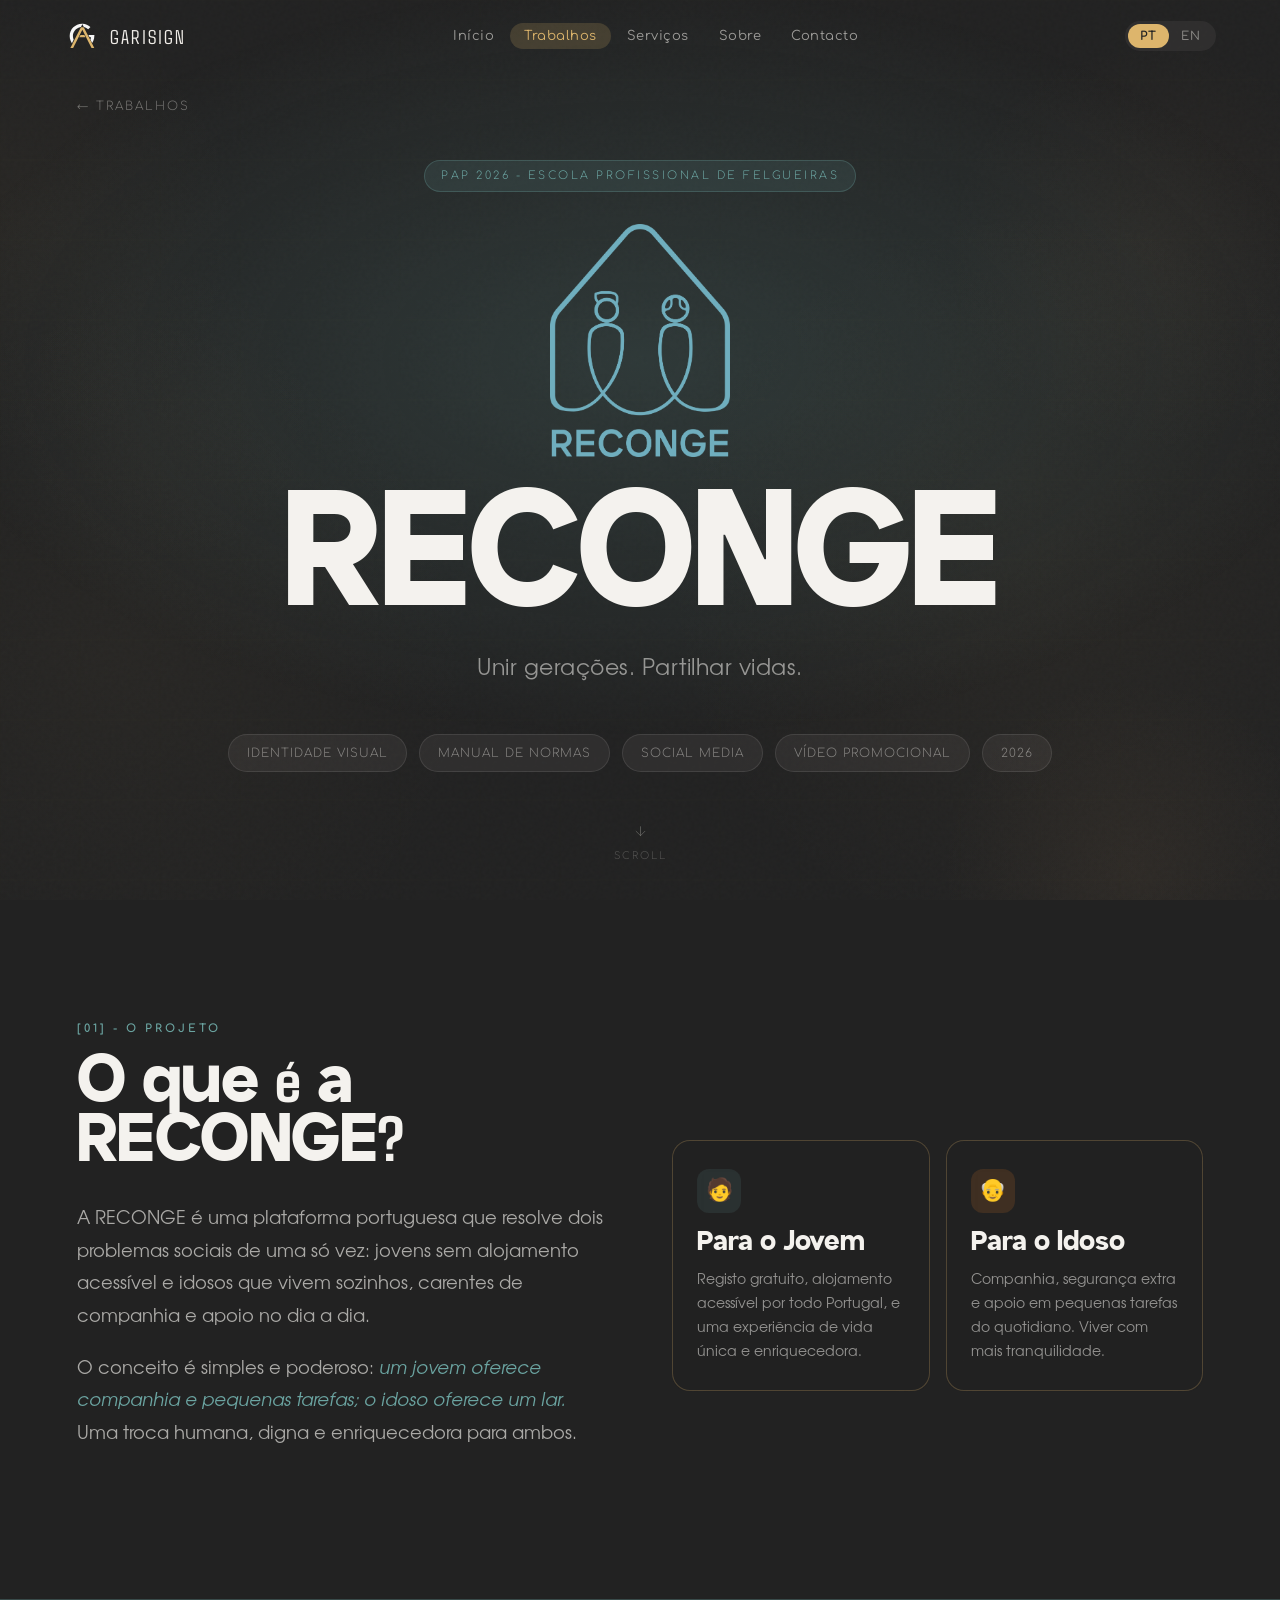
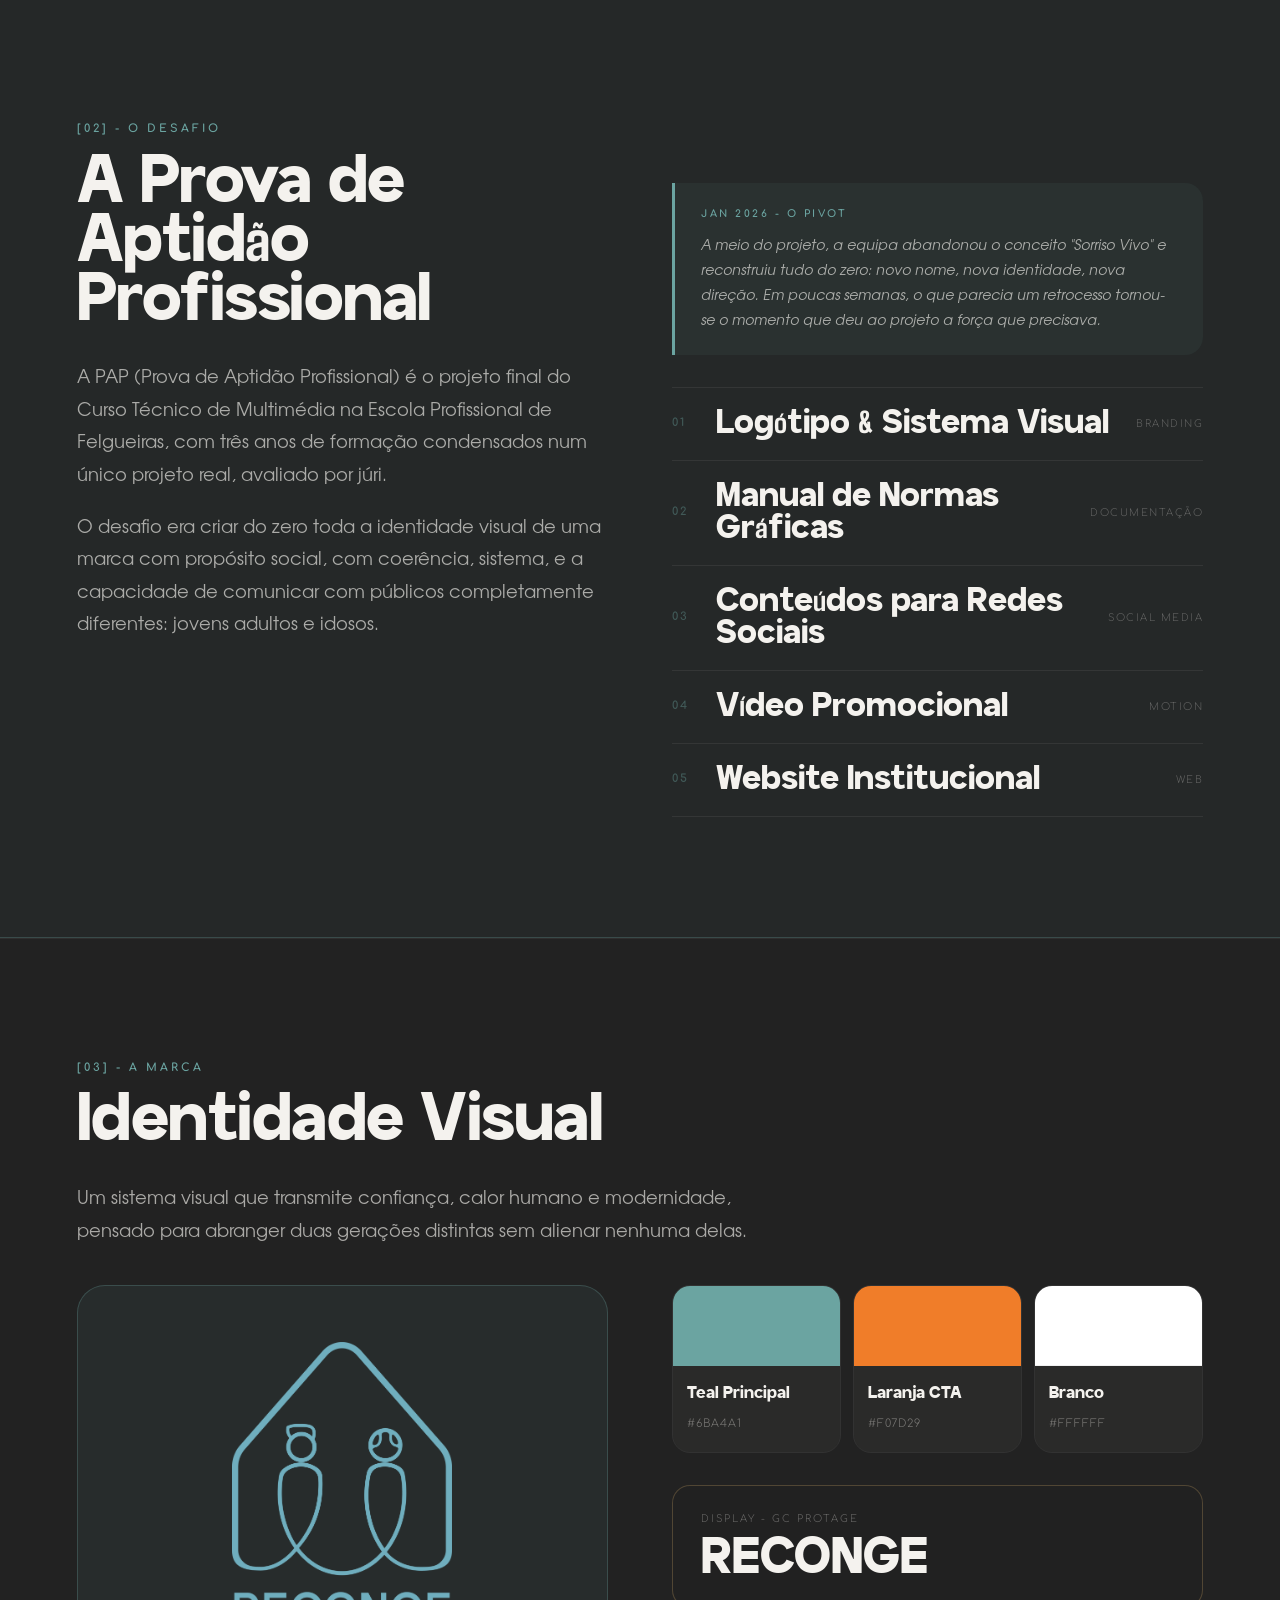
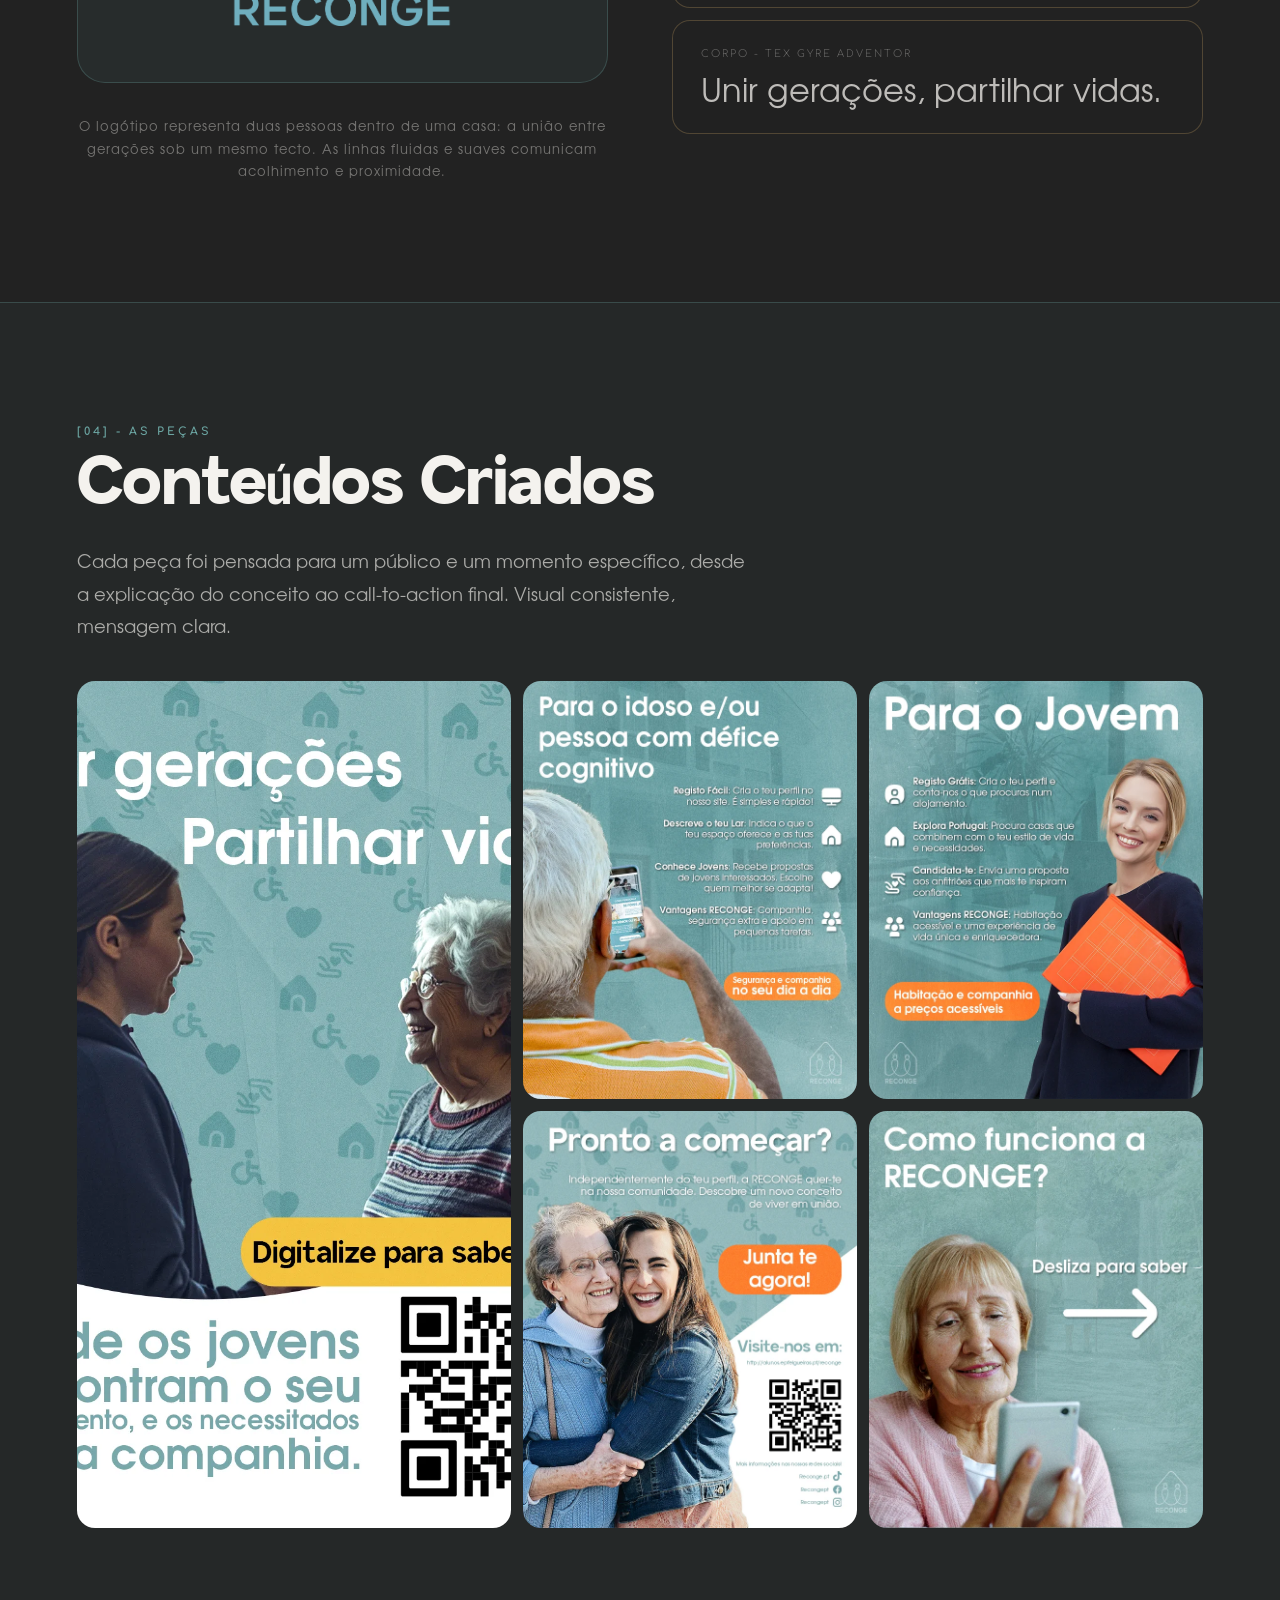
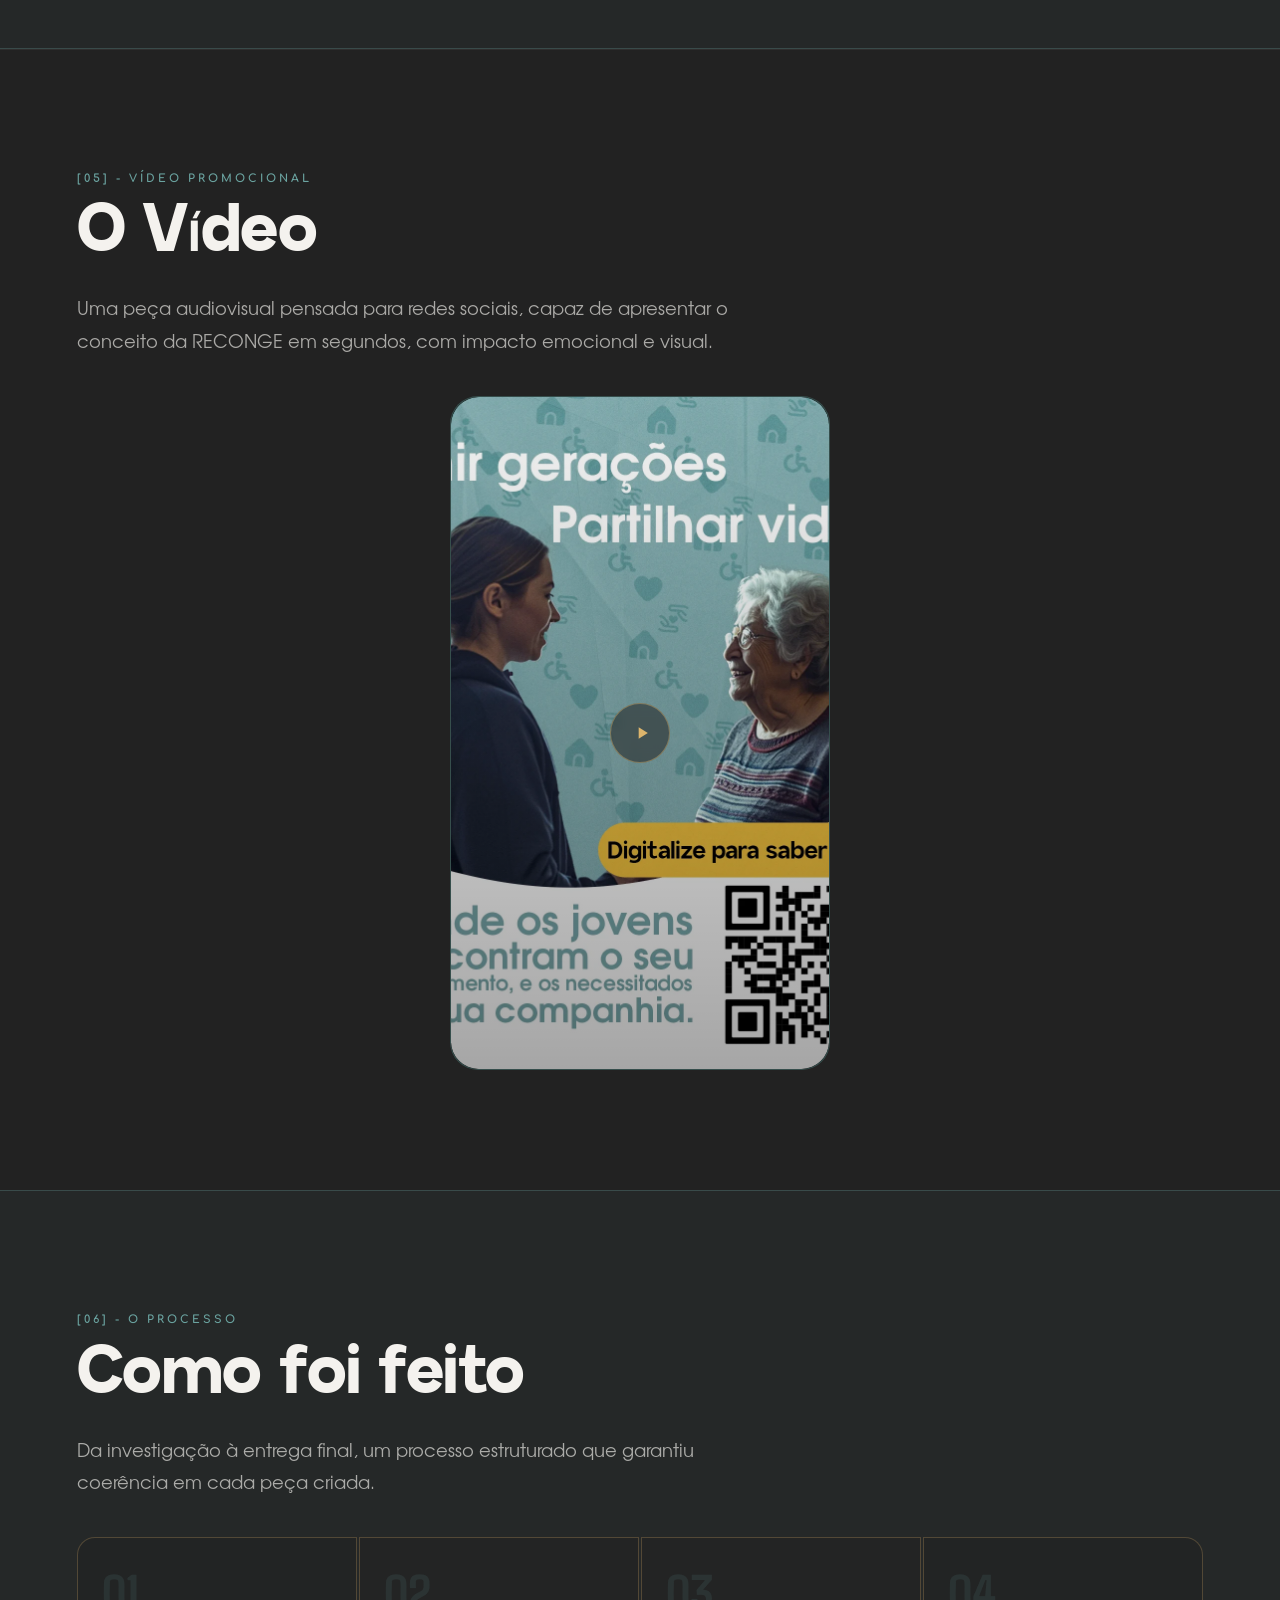
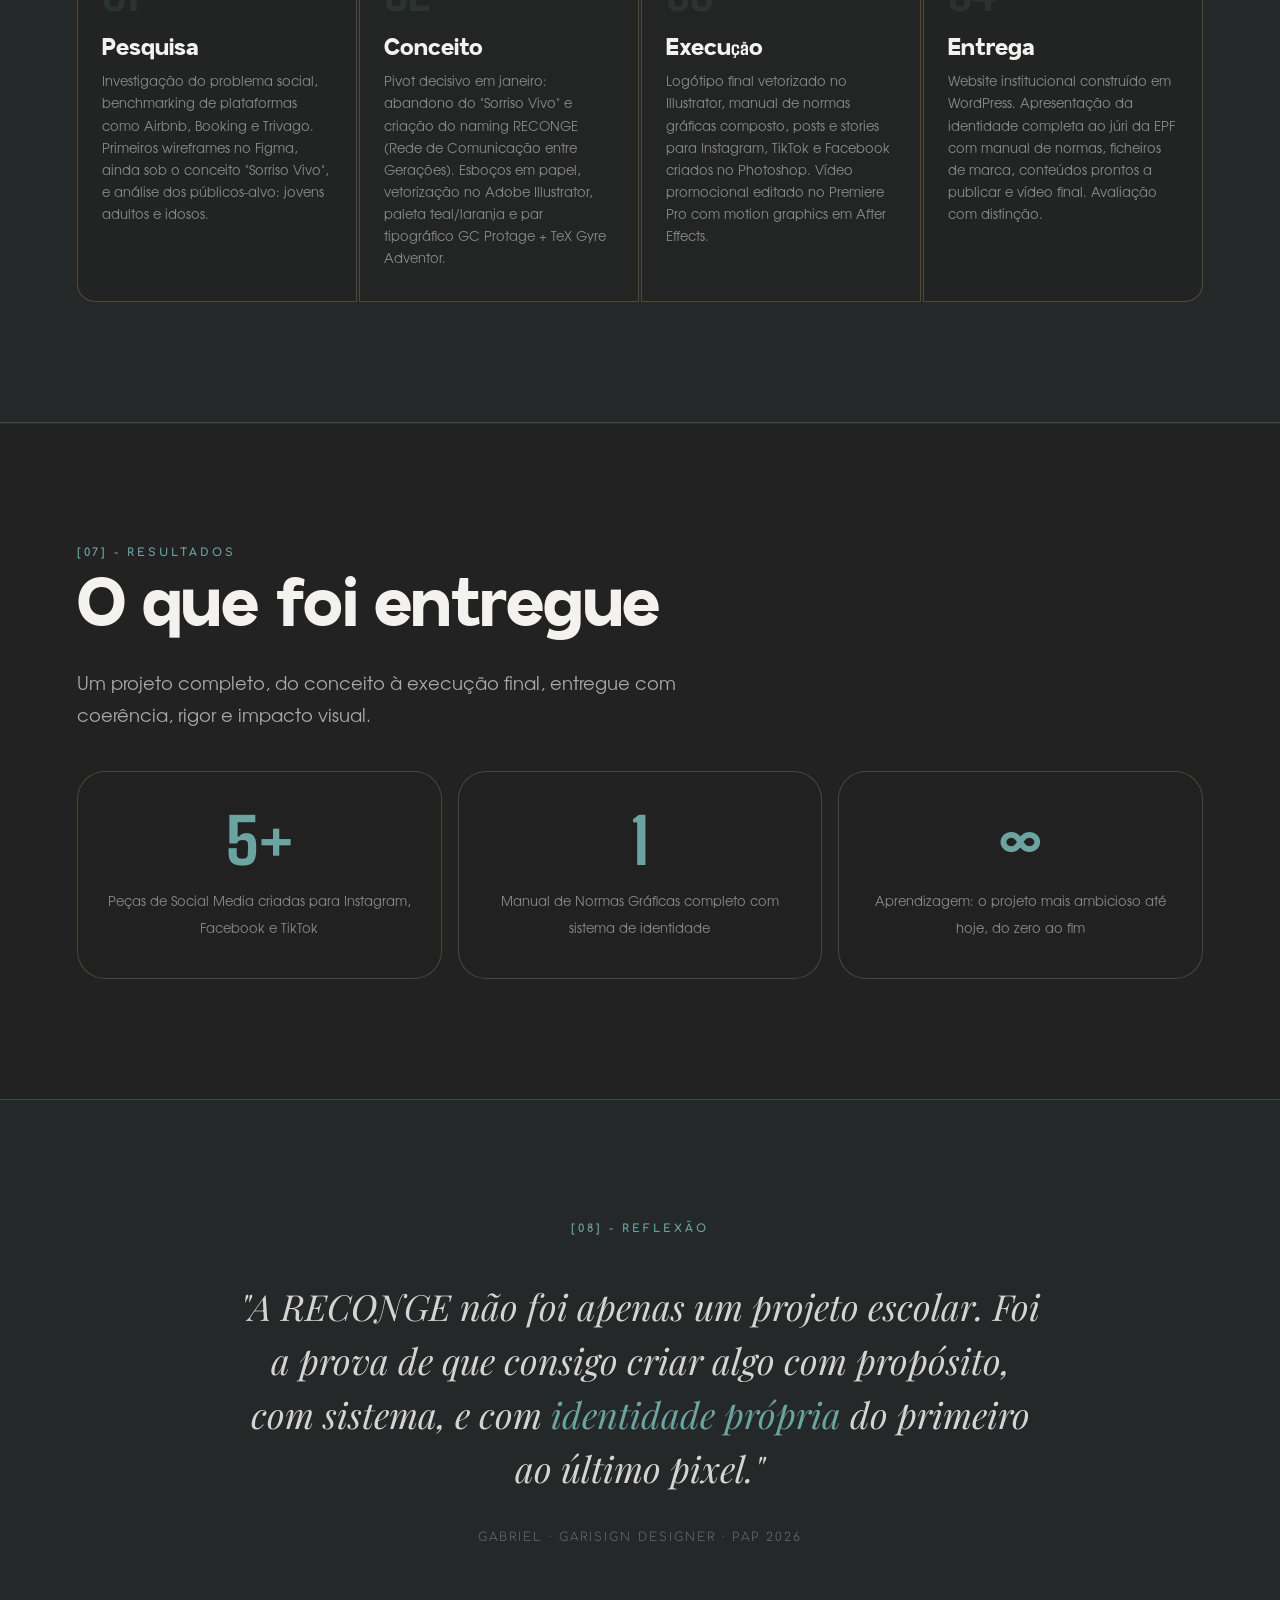
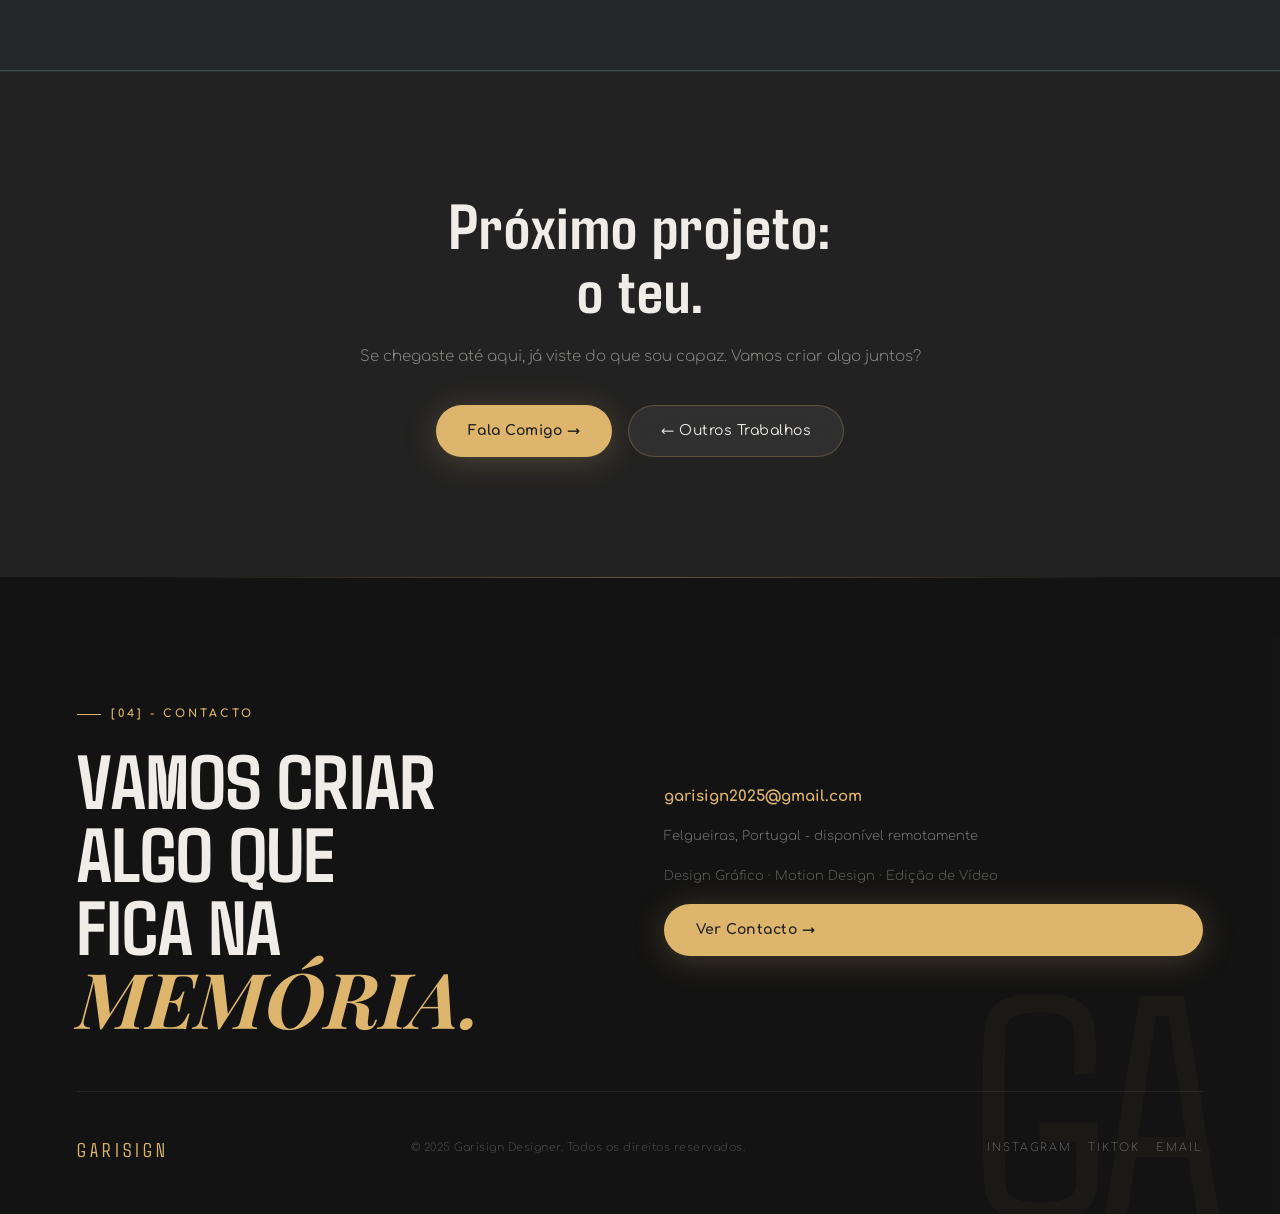
<file: reconge.html>
<!DOCTYPE html>
<html lang="pt">
<head>
<meta charset="UTF-8">
<meta name="viewport" content="width=device-width, initial-scale=1.0">
<meta name="description" content="RECONGE: Case Study da Prova de Aptidão Profissional de Gabriel (Garisign Designer). Identidade visual completa, branding, social media e vídeo promocional.">
<meta name="author" content="Gabriel, Garisign Designer">
<meta name="robots" content="index, follow">
<meta property="og:title" content="RECONGE: Case Study · Garisign Designer">
<meta property="og:type" content="website">
<link rel="canonical" href="https://garisign.pt/reconge.html">
<link rel="icon" type="image/svg+xml" href="assets__img__logotipo__LOGO.svg">
<link rel="apple-touch-icon" href="assets__img__logotipo__LOGO.svg">
<link rel="manifest" href="site.webmanifest">
<title>RECONGE: Case Study · Garisign Designer</title>
<link rel="preconnect" href="https://fonts.googleapis.com">
<link rel="preconnect" href="https://fonts.gstatic.com" crossorigin>
<link rel="preload" href="fonts__Agdasima-Regular.ttf" as="font" type="font/ttf" crossorigin>
<link rel="preload" href="fonts__Comfortaa-Light.ttf" as="font" type="font/ttf" crossorigin>
<link rel="preload" href="https://fonts.googleapis.com/css2?family=Playfair+Display:ital@1&display=swap" as="style" onload="this.onload=null;this.rel='stylesheet'">
<noscript><link rel="stylesheet" href="https://fonts.googleapis.com/css2?family=Playfair+Display:ital@1&display=swap"></noscript>
<link rel="stylesheet" href="css__styles.css">
<style>
  @font-face {
    font-family: 'GcProtage';
    src: url('projetos__reconge__fonts__gc-protage__GcProtageDemoLight.ttf') format('truetype');
    font-weight: 300; font-display: swap;
    unicode-range: U+0020-007E;
  }
  @font-face {
    font-family: 'GcProtage';
    src: url('projetos__reconge__fonts__gc-protage__GcProtageDemoRegular.ttf') format('truetype');
    font-weight: 400; font-display: swap;
    unicode-range: U+0020-007E;
  }
  @font-face {
    font-family: 'GcProtage';
    src: url('projetos__reconge__fonts__gc-protage__GcProtageDemoBold.ttf') format('truetype');
    font-weight: 700; font-display: swap;
    unicode-range: U+0020-007E;
  }
  @font-face {
    font-family: 'TexAdventor';
    src: url('projetos__reconge__fonts__texgyreadventor__TexgyreadventorRegular.otf') format('opentype');
    font-weight: 400; font-display: swap;
  }
  @font-face {
    font-family: 'TexAdventor';
    src: url('projetos__reconge__fonts__texgyreadventor__TexgyreadventorBold.otf') format('opentype');
    font-weight: 700; font-display: swap;
  }
  @font-face {
    font-family: 'TexAdventor';
    src: url('projetos__reconge__fonts__texgyreadventor__TexgyreadventorItalic.otf') format('opentype');
    font-style: italic; font-display: swap;
  }

  /* ------ RECONGE TOKENS ------ */
  :root {
    --r-teal:        #6BA4A1;
    --r-teal-dark:   #3d7573;
    --r-teal-deeper: #1e4644;
    --r-teal-dim:    rgba(107,164,161,0.12);
    --r-teal-border: rgba(107,164,161,0.28);
    --r-orange:      #F07D29;
    --r-orange-dim:  rgba(240,125,41,0.14);
    --r-cream:       #f4f2ee;
  }

  /* ------ RECONGE HERO ------ */
  .rcg-hero {
    position: relative; z-index: 2;
    min-height: 100svh;
    display: flex; flex-direction: column;
    align-items: center; justify-content: center;
    text-align: center;
    padding: calc(var(--nav-h) + 40px) clamp(24px,6vw,100px) 80px;
    overflow: hidden;
  }
  .rcg-hero::before {
    content: '';
    position: absolute; inset: 0;
    background: radial-gradient(ellipse 80% 60% at 50% 40%, rgba(107,164,161,0.18) 0%, transparent 70%);
    pointer-events: none;
  }
  .rcg-hero__back {
    position: absolute; top: calc(var(--nav-h) + 24px); left: clamp(24px,6vw,100px);
    font-size: 12px; letter-spacing: 2px; text-transform: uppercase;
    color: rgba(240,237,232,0.4); text-decoration: none;
    display: flex; align-items: center; gap: 8px;
    transition: color 0.3s;
  }
  .rcg-hero__back:hover { color: var(--r-teal); }
  .rcg-hero__pap {
    display: inline-flex; align-items: center; gap: 8px;
    padding: 6px 16px; border-radius: 40px;
    background: var(--r-teal-dim);
    border: 1px solid var(--r-teal-border);
    font-size: 11px; letter-spacing: 2.5px; text-transform: uppercase;
    color: var(--r-teal); margin-bottom: 32px;
  }
  .rcg-hero__logo {
    width: clamp(100px,16vw,180px); height: auto;
    margin-bottom: 36px;
    filter: brightness(0) saturate(100%) invert(64%) sepia(20%) saturate(600%) hue-rotate(145deg) brightness(95%);
  }
  .rcg-hero__title {
    font-family: 'GcProtage', 'Agdasima', sans-serif;
    font-size: clamp(72px,12vw,180px);
    font-weight: 700;
    line-height: 0.88;
    letter-spacing: -2px;
    color: var(--r-cream);
    margin-bottom: 20px;
  }
  .rcg-hero__slogan {
    font-family: 'TexAdventor', 'Comfortaa', sans-serif;
    font-size: clamp(16px,2vw,22px);
    font-weight: 400;
    color: rgba(244,242,238,0.55);
    letter-spacing: 0.5px;
    margin-bottom: 48px;
    max-width: 560px;
  }
  .rcg-hero__meta {
    display: flex; flex-wrap: wrap; gap: 12px; justify-content: center;
  }
  .rcg-meta-chip {
    padding: 8px 18px; border-radius: 40px;
    background: rgba(240,237,232,0.06);
    border: 1px solid rgba(240,237,232,0.1);
    font-size: 12px; letter-spacing: 1px; text-transform: uppercase;
    color: rgba(240,237,232,0.45);
  }
  .rcg-scroll-hint {
    position: absolute; bottom: 36px; left: 50%; transform: translateX(-50%);
    display: flex; flex-direction: column; align-items: center; gap: 8px;
    font-size: 10px; letter-spacing: 2px; text-transform: uppercase;
    color: rgba(240,237,232,0.25);
    animation: rcg-bounce 2s ease-in-out infinite;
  }
  .rcg-scroll-hint svg { width: 16px; height: 16px; }
  @keyframes rcg-bounce {
    0%,100% { transform: translateX(-50%) translateY(0); }
    50%      { transform: translateX(-50%) translateY(6px); }
  }

  /* ------ SECTION STRUCTURE ------ */
  .rcg-section {
    position: relative; z-index: 2;
    padding: clamp(72px,10vw,120px) clamp(24px,6vw,100px);
  }
  .rcg-section + .rcg-section {
    border-top: 1px solid rgba(240,237,232,0.06);
  }
  .rcg-section--teal {
    background: rgba(107,164,161,0.05);
    border-top: 1px solid var(--r-teal-border) !important;
    border-bottom: 1px solid var(--r-teal-border);
  }
  .rcg-num {
    font-family: 'Comfortaa', sans-serif;
    font-size: 11px; font-weight: 600; letter-spacing: 3px;
    text-transform: uppercase; color: var(--r-teal);
    margin-bottom: 16px; display: block;
  }
  .rcg-h2 {
    font-family: 'GcProtage', 'Agdasima', sans-serif;
    font-size: clamp(38px,5vw,72px);
    font-weight: 700; line-height: 0.92;
    color: var(--r-cream); margin-bottom: 28px;
    letter-spacing: -0.5px;
  }
  .rcg-lead {
    font-family: 'TexAdventor', 'Comfortaa', sans-serif;
    font-size: clamp(15px,1.5vw,18px);
    line-height: 1.8; color: rgba(244,242,238,0.65);
    max-width: 680px; margin-bottom: 32px;
  }
  .rcg-two-col {
    display: grid; grid-template-columns: 1fr 1fr;
    gap: clamp(32px,5vw,72px); align-items: start;
  }
  .rcg-two-col--center { align-items: center; }
  @media (max-width: 860px) {
    .rcg-two-col { grid-template-columns: 1fr; }
  }

  /* ------ 01. CONTEXTO ------ */
  .rcg-context-cards {
    display: grid; grid-template-columns: 1fr 1fr;
    gap: 16px; margin-top: 32px;
  }
  .rcg-ctx-card {
    padding: 28px 24px;
    background: var(--glass); border: 1px solid var(--glass-border);
    backdrop-filter: blur(16px); border-radius: var(--radius);
    position: relative; overflow: hidden;
  }
  .rcg-ctx-card::before {
    content: ''; position: absolute; top: 0; left: 0; right: 0; height: 2px;
    opacity: 0; transition: opacity 0.4s;
  }
  .rcg-ctx-card--teal::before { background: linear-gradient(90deg, transparent, var(--r-teal), transparent); }
  .rcg-ctx-card--orange::before { background: linear-gradient(90deg, transparent, var(--r-orange), transparent); }
  .rcg-ctx-card:hover::before { opacity: 1; }
  .rcg-ctx-card__icon {
    width: 44px; height: 44px; border-radius: 12px;
    display: flex; align-items: center; justify-content: center;
    font-size: 22px; margin-bottom: 16px;
  }
  .rcg-ctx-card--teal .rcg-ctx-card__icon { background: var(--r-teal-dim); }
  .rcg-ctx-card--orange .rcg-ctx-card__icon { background: var(--r-orange-dim); }
  .rcg-ctx-card h3 {
    font-family: 'GcProtage', 'Agdasima', sans-serif;
    font-size: clamp(20px,2.5vw,26px); font-weight: 700;
    color: var(--r-cream); margin-bottom: 10px; line-height: 1.1;
  }
  .rcg-ctx-card p {
    font-family: 'TexAdventor', 'Comfortaa', sans-serif;
    font-size: 14px; line-height: 1.7; color: rgba(244,242,238,0.55);
  }
  @media (max-width: 600px) {
    .rcg-context-cards { grid-template-columns: 1fr; }
  }

  /* ------ 02. O BRIEFING - Scope list ------ */
  .rcg-scope-list {
    display: flex; flex-direction: column; gap: 0;
    border-top: 1px solid rgba(240,237,232,0.07);
    margin-top: 32px;
  }
  .rcg-scope-item {
    display: flex; align-items: center; gap: 20px;
    padding: 20px 0; border-bottom: 1px solid rgba(240,237,232,0.07);
    transition: padding-left 0.4s var(--transition);
    position: relative; overflow: hidden;
  }
  .rcg-scope-item::before {
    content: ''; position: absolute; left: 0; top: 0; bottom: 0; width: 0;
    background: linear-gradient(90deg, var(--r-teal-dim), transparent);
    transition: width 0.4s var(--transition); pointer-events: none;
  }
  .rcg-scope-item:hover { padding-left: 12px; }
  .rcg-scope-item:hover::before { width: 100%; }
  .rcg-scope-item__num {
    font-size: 11px; font-weight: 600; letter-spacing: 2px;
    color: rgba(107,164,161,0.4); min-width: 24px; flex-shrink: 0;
  }
  .rcg-scope-item__label {
    font-family: 'GcProtage', 'Agdasima', sans-serif;
    font-size: clamp(22px,2.5vw,36px); font-weight: 700;
    color: var(--r-cream); flex: 1; line-height: 1;
    transition: color 0.3s;
  }
  .rcg-scope-item:hover .rcg-scope-item__label { color: var(--r-teal); }
  .rcg-scope-item__tag {
    font-size: 10px; letter-spacing: 1.5px; text-transform: uppercase;
    color: rgba(244,242,238,0.3); flex-shrink: 0;
  }

  /* ------ 03. A MARCA ------ */
  .rcg-brand-logo-wrap {
    display: flex; align-items: center; justify-content: center;
    padding: 56px 40px;
    background: rgba(107,164,161,0.08);
    border: 1px solid var(--r-teal-border);
    border-radius: var(--radius-lg);
    margin-bottom: 32px;
  }
  .rcg-brand-logo-wrap img {
    width: clamp(120px,20vw,220px); height: auto;
    filter: brightness(0) saturate(100%) invert(64%) sepia(20%) saturate(600%) hue-rotate(145deg) brightness(95%);
  }
  .rcg-colors {
    display: grid; grid-template-columns: repeat(3,1fr); gap: 12px;
    margin-bottom: 32px;
  }
  .rcg-color-chip {
    border-radius: var(--radius); overflow: hidden;
    border: 1px solid rgba(240,237,232,0.08);
  }
  .rcg-color-chip__swatch { height: 80px; }
  .rcg-color-chip__info { padding: 14px 14px 16px; background: rgba(240,237,232,0.04); }
  .rcg-color-chip__name {
    font-family: 'GcProtage', 'Agdasima', sans-serif;
    font-size: 16px; font-weight: 700;
    color: var(--r-cream); display: block; margin-bottom: 2px;
  }
  .rcg-color-chip__hex {
    font-size: 11px; letter-spacing: 1px; color: rgba(244,242,238,0.4);
  }
  .rcg-type-row {
    padding: 24px 28px;
    background: var(--glass); border: 1px solid var(--glass-border);
    border-radius: var(--radius); margin-bottom: 12px;
  }
  .rcg-type-row__label {
    font-size: 10px; letter-spacing: 2px; text-transform: uppercase;
    color: rgba(244,242,238,0.35); margin-bottom: 8px; display: block;
  }
  .rcg-type-row__sample-gc {
    font-family: 'GcProtage', sans-serif; font-size: clamp(28px,4vw,48px);
    font-weight: 700; color: var(--r-cream); line-height: 1;
  }
  .rcg-type-row__sample-tex {
    font-family: 'TexAdventor', sans-serif; font-size: clamp(20px,2.5vw,32px);
    font-weight: 400; color: rgba(244,242,238,0.75); line-height: 1.2;
  }

  /* ------ 04. AS PE�?AS ------ */
  .rcg-gallery {
    display: grid;
    grid-template-columns: 1.3fr 1fr 1fr;
    grid-template-rows: auto auto;
    gap: 12px; margin-top: 40px;
  }
  .rcg-gallery__item {
    border-radius: var(--radius); overflow: hidden;
    position: relative; cursor: zoom-in;
  }
  .rcg-gallery__item img {
    width: 100%; height: 100%; object-fit: cover; display: block;
    transition: transform 0.6s cubic-bezier(0.16,1,0.3,1);
  }
  .rcg-gallery__item:hover img { transform: scale(1.04); }
  .rcg-gallery__item--tall { grid-row: span 2; }
  .rcg-gallery__caption {
    position: absolute; bottom: 0; left: 0; right: 0;
    padding: 16px;
    background: linear-gradient(to top, rgba(30,70,68,0.85), transparent);
    font-size: 11px; letter-spacing: 1.5px; text-transform: uppercase;
    color: rgba(244,242,238,0.75); opacity: 0;
    transition: opacity 0.35s;
  }
  .rcg-gallery__item:hover .rcg-gallery__caption { opacity: 1; }
  @media (max-width: 700px) {
    .rcg-gallery { grid-template-columns: 1fr 1fr; }
    .rcg-gallery__item--tall { grid-row: span 1; }
  }

  /* ------ 05. VÍDEO ------ */
  .rcg-video-wrap {
    position: relative; border-radius: var(--radius-lg); overflow: hidden;
    background: rgba(30,70,68,0.3); border: 1px solid var(--r-teal-border);
    margin: 40px auto 0; max-width: 380px;
  }
  .rcg-video-wrap .yt-facade { aspect-ratio: 9/16; }

  /* ------ 06. PROCESSO ------ */
  .rcg-process {
    display: grid; grid-template-columns: repeat(4,1fr);
    gap: 2px; margin-top: 40px;
  }
  .rcg-step {
    padding: 32px 24px;
    background: var(--glass); border: 1px solid var(--glass-border);
    position: relative; overflow: hidden;
    transition: border-color 0.35s, transform 0.35s;
  }
  .rcg-step:first-child { border-radius: var(--radius) 0 0 var(--radius); }
  .rcg-step:last-child  { border-radius: 0 var(--radius) var(--radius) 0; }
  .rcg-step::before {
    content: ''; position: absolute; top: 0; left: 0; right: 0; height: 2px;
    background: linear-gradient(90deg, transparent, var(--r-teal), transparent);
    opacity: 0; transition: opacity 0.4s;
  }
  .rcg-step:hover { border-color: var(--r-teal-border); transform: translateY(-3px); }
  .rcg-step:hover::before { opacity: 1; }
  .rcg-step__num {
    font-family: 'GcProtage', 'Agdasima', sans-serif;
    font-size: 52px; font-weight: 700; line-height: 1;
    color: rgba(107,164,161,0.12); margin-bottom: 16px; display: block;
  }
  .rcg-step__title {
    font-family: 'GcProtage', 'Agdasima', sans-serif;
    font-size: 22px; font-weight: 700;
    color: var(--r-cream); margin-bottom: 10px; line-height: 1;
  }
  .rcg-step__desc {
    font-family: 'TexAdventor', 'Comfortaa', sans-serif;
    font-size: 13px; line-height: 1.7; color: rgba(244,242,238,0.5);
  }
  @media (max-width: 768px) {
    .rcg-process { grid-template-columns: 1fr 1fr; }
    .rcg-step:first-child { border-radius: var(--radius) 0 0 0; }
    .rcg-step:nth-child(2) { border-radius: 0 var(--radius) 0 0; }
    .rcg-step:nth-child(3) { border-radius: 0 0 0 var(--radius); }
    .rcg-step:last-child { border-radius: 0 0 var(--radius) 0; }
  }
  @media (max-width: 480px) {
    .rcg-process { grid-template-columns: 1fr; }
    .rcg-step:first-child,
    .rcg-step:nth-child(2),
    .rcg-step:nth-child(3),
    .rcg-step:last-child { border-radius: var(--radius); }
  }

  /* ------ 07. RESULTADOS ------ */
  .rcg-results {
    display: grid; grid-template-columns: repeat(3,1fr);
    gap: 16px; margin-top: 40px;
  }
  .rcg-result-card {
    padding: 36px 28px; text-align: center;
    background: var(--glass); border: 1px solid var(--glass-border);
    border-radius: var(--radius-lg); backdrop-filter: blur(16px);
    transition: border-color 0.35s, transform 0.35s;
  }
  .rcg-result-card:hover { border-color: var(--r-teal-border); transform: translateY(-4px); }
  .rcg-result-card__num {
    font-family: 'GcProtage', 'Agdasima', sans-serif;
    font-size: clamp(44px,6vw,72px); font-weight: 700;
    color: var(--r-teal); line-height: 1; display: block; margin-bottom: 8px;
  }
  .rcg-result-card__label {
    font-family: 'TexAdventor', 'Comfortaa', sans-serif;
    font-size: 13px; color: rgba(244,242,238,0.5); line-height: 1.5;
  }
  @media (max-width: 600px) {
    .rcg-results { grid-template-columns: 1fr 1fr; }
  }

  /* ------ 08. REFLEX�fO ------ */
  .rcg-quote {
    max-width: 800px; margin: 40px auto 0; text-align: center;
  }
  .rcg-quote__text {
    font-family: 'Playfair Display', serif;
    font-style: italic;
    font-size: clamp(22px,3vw,36px);
    line-height: 1.5;
    color: rgba(244,242,238,0.85);
    margin-bottom: 28px;
  }
  .rcg-quote__text span { color: var(--r-teal); }
  .rcg-quote__author {
    font-size: 12px; letter-spacing: 2px; text-transform: uppercase;
    color: rgba(244,242,238,0.35);
  }

  /* ------ PIVOT BOX ------ */
  .rcg-pivot {
    margin-top: 28px;
    padding: 22px 26px;
    border-left: 3px solid var(--r-teal);
    background: rgba(107,164,161,0.07);
    border-radius: 0 var(--radius) var(--radius) 0;
  }
  .rcg-pivot__tag {
    font-size: 10px; letter-spacing: 2.5px; text-transform: uppercase;
    color: var(--r-teal); margin-bottom: 10px; display: block; font-weight: 600;
  }
  .rcg-pivot__text {
    font-family: 'TexAdventor', 'Comfortaa', sans-serif;
    font-size: 14px; line-height: 1.8; color: rgba(244,242,238,0.65);
    font-style: italic;
  }

  /* ------ CTA ------ */
  .rcg-cta {
    text-align: center;
    padding: clamp(72px,10vw,120px) clamp(24px,6vw,100px);
    position: relative; z-index: 2;
    border-top: 1px solid rgba(240,237,232,0.06);
  }
  .rcg-cta h2 {
    font-family: 'Agdasima', sans-serif;
    font-size: clamp(40px,5vw,72px);
    line-height: 1; color: var(--cream);
    margin-bottom: 24px; letter-spacing: 1px;
  }
  .rcg-cta p {
    font-size: 15px; color: rgba(240,237,232,0.5);
    margin-bottom: 36px;
  }
  .rcg-cta__actions { display: flex; gap: 16px; justify-content: center; flex-wrap: wrap; }
</style>
</head>
<body>

<div id="scroll-progress"></div>
<div id="cursor"></div>
<div id="cursor-ring"></div>
<canvas id="bg-canvas"></canvas>
<div class="noise"></div>

<!-- ------ NAV ------ -->
<nav id="navbar">
  <a href="index.html" class="nav-logo" data-hover>
    <div class="nav-logo-mark"><img src="assets__img__logotipo__LOGO.svg" alt="Logótipo Garisign" width="32" height="32"></div>
    <span class="nav-logo-text">Garisign</span>
  </a>
  <ul class="nav-links">
    <li><a href="index.html" data-nav data-i18n="nav.home">Início</a></li>
    <li><a href="trabalhos.html" data-nav class="active" data-i18n="nav.works">Trabalhos</a></li>
    <li><a href="index.html#services" data-nav data-i18n="nav.services">Serviços</a></li>
    <li><a href="sobre.html" data-nav data-i18n="nav.about">Sobre</a></li>
    <li><a href="contacto.html" data-nav data-i18n="nav.contact">Contacto</a></li>
  </ul>
  <div class="nav-right">
    <div class="lang-toggle">
      <button type="button" class="lang-btn active" data-lang="pt" id="btn-pt">PT</button>
      <button type="button" class="lang-btn" data-lang="en" id="btn-en">EN</button>
    </div>
    <button type="button" id="nav-toggle" class="nav-toggle" aria-label="Menu" onclick="toggleMenu()">
      <span></span><span></span><span></span>
    </button>
  </div>
</nav>

<div id="mobile-menu" class="mobile-menu" aria-hidden="true">
  <ul>
    <li><a href="index.html" onclick="toggleMenu()" data-i18n="nav.home">Início</a></li>
    <li><a href="trabalhos.html" onclick="toggleMenu()" data-i18n="nav.works">Trabalhos</a></li>
    <li><a href="index.html#services" onclick="toggleMenu()" data-i18n="nav.services">Serviços</a></li>
    <li><a href="sobre.html" onclick="toggleMenu()" data-i18n="nav.about">Sobre</a></li>
    <li><a href="contacto.html" onclick="toggleMenu()" data-i18n="nav.contact">Contacto</a></li>
  </ul>
</div>

<!-- ------ HERO ------ -->
<section class="rcg-hero">
  <a href="trabalhos.html" class="rcg-hero__back" data-i18n="reconge.hero.back">�?� Trabalhos</a>
  <span class="rcg-hero__pap" data-i18n="reconge.hero.pap">PAP 2026, Escola Profissional de Felgueiras</span>
  <img src="projetos__reconge__logo__Reconge.png" alt="Logótipo RECONGE" class="rcg-hero__logo reveal">
  <h1 class="rcg-hero__title reveal">RECONGE</h1>
  <p class="rcg-hero__slogan reveal" data-i18n="reconge.hero.slogan">Unir gerações. Partilhar vidas.</p>
  <div class="rcg-hero__meta reveal">
    <span class="rcg-meta-chip" data-i18n="reconge.hero.chip1">Identidade Visual</span>
    <span class="rcg-meta-chip" data-i18n="reconge.hero.chip2">Manual de Normas</span>
    <span class="rcg-meta-chip" data-i18n="reconge.hero.chip3">Social Media</span>
    <span class="rcg-meta-chip" data-i18n="reconge.hero.chip4">Vídeo Promocional</span>
    <span class="rcg-meta-chip">2026</span>
  </div>
  <div class="rcg-scroll-hint">
    <svg viewBox="0 0 24 24" fill="none" stroke="currentColor" stroke-width="1.5"><path d="M12 5v14M5 12l7 7 7-7"/></svg>
    scroll
  </div>
</section>

<!-- ------ 01. O PROJETO ------ -->
<section class="rcg-section">
  <div class="rcg-two-col rcg-two-col--center">
    <div>
      <span class="rcg-num reveal" data-i18n="reconge.s01.num">[01] O Projeto</span>
      <h2 class="rcg-h2 reveal" data-i18n="reconge.s01.title">O que é a RECONGE?</h2>
      <p class="rcg-lead reveal" data-i18n="reconge.s01.p1">
        A RECONGE é uma plataforma portuguesa que resolve dois problemas sociais de uma só vez: jovens sem alojamento acessível e idosos que vivem sozinhos, carentes de companhia e apoio no dia a dia.
      </p>
      <p class="rcg-lead reveal" style="margin-top:-12px;" data-i18n-html="reconge.s01.p2">
        O conceito é simples e poderoso: <em style="color:var(--r-teal);">um jovem oferece companhia e pequenas tarefas; o idoso oferece um lar.</em> Uma troca humana, digna e enriquecedora para ambos.
      </p>
    </div>
    <div class="reveal">
      <div class="rcg-context-cards">
        <div class="rcg-ctx-card rcg-ctx-card--teal">
          <div class="rcg-ctx-card__icon">🧑</div>
          <h3 data-i18n="reconge.s01.card1title">Para o Jovem</h3>
          <p data-i18n="reconge.s01.card1desc">Registo gratuito, alojamento acessível por todo Portugal, e uma experiência de vida única e enriquecedora.</p>
        </div>
        <div class="rcg-ctx-card rcg-ctx-card--orange">
          <div class="rcg-ctx-card__icon">👴</div>
          <h3 data-i18n="reconge.s01.card2title">Para o Idoso</h3>
          <p data-i18n="reconge.s01.card2desc">Companhia, segurança extra e apoio em pequenas tarefas do quotidiano. Viver com mais tranquilidade.</p>
        </div>
      </div>
    </div>
  </div>
</section>

<!-- ------ 02. O DESAFIO ------ -->
<section class="rcg-section rcg-section--teal">
  <span class="rcg-num reveal" data-i18n="reconge.s02.num">[02] O Desafio</span>
  <div class="rcg-two-col">
    <div>
      <h2 class="rcg-h2 reveal" data-i18n="reconge.s02.title">A Prova de Aptidão Profissional</h2>
      <p class="rcg-lead reveal" data-i18n="reconge.s02.p1">
        A PAP (Prova de Aptidão Profissional) é o projeto final do Curso Técnico de Multimédia na Escola Profissional de Felgueiras: três anos de formação condensados num único projeto real, avaliado por júri.
      </p>
      <p class="rcg-lead reveal" style="margin-top:-12px;" data-i18n="reconge.s02.p2">
        O desafio era criar do zero toda a identidade visual de uma marca com propósito social, com coerência, sistema, e a capacidade de comunicar com públicos completamente diferentes: jovens adultos e idosos.
      </p>
    </div>
    <div>
      <div class="rcg-pivot reveal">
        <span class="rcg-pivot__tag" data-i18n="reconge.s02.pivotTag">Jan 2026: O Pivot</span>
        <p class="rcg-pivot__text" data-i18n="reconge.s02.pivotText">A meio do projeto, a equipa abandonou o conceito "Sorriso Vivo" e reconstruiu tudo do zero: novo nome, nova identidade, nova direção. Em poucas semanas, o que parecia um retrocesso tornou-se o momento que deu ao projeto a força que precisava.</p>
      </div>
      <div class="rcg-scope-list reveal">
        <div class="rcg-scope-item">
          <span class="rcg-scope-item__num">01</span>
          <span class="rcg-scope-item__label" data-i18n="reconge.s02.scope1">Logótipo & Sistema Visual</span>
          <span class="rcg-scope-item__tag">Branding</span>
        </div>
        <div class="rcg-scope-item">
          <span class="rcg-scope-item__num">02</span>
          <span class="rcg-scope-item__label" data-i18n="reconge.s02.scope2">Manual de Normas Gráficas</span>
          <span class="rcg-scope-item__tag" data-i18n="reconge.s02.tag2">Documentação</span>
        </div>
        <div class="rcg-scope-item">
          <span class="rcg-scope-item__num">03</span>
          <span class="rcg-scope-item__label" data-i18n="reconge.s02.scope3">Conteúdos para Redes Sociais</span>
          <span class="rcg-scope-item__tag">Social Media</span>
        </div>
        <div class="rcg-scope-item">
          <span class="rcg-scope-item__num">04</span>
          <span class="rcg-scope-item__label" data-i18n="reconge.s02.scope4">Vídeo Promocional</span>
          <span class="rcg-scope-item__tag">Motion</span>
        </div>
        <div class="rcg-scope-item">
          <span class="rcg-scope-item__num">05</span>
          <span class="rcg-scope-item__label" data-i18n="reconge.s02.scope5">Website Institucional</span>
          <span class="rcg-scope-item__tag">Web</span>
        </div>
      </div>
    </div>
  </div>
</section>

<!-- ------ 03. A MARCA ------ -->
<section class="rcg-section">
  <span class="rcg-num reveal" data-i18n="reconge.s03.num">[03] A Marca</span>
  <h2 class="rcg-h2 reveal" data-i18n="reconge.s03.title">Identidade Visual</h2>
  <p class="rcg-lead reveal" data-i18n="reconge.s03.lead">Um sistema visual que transmite confiança, calor humano e modernidade, pensado para abranger duas gerações distintas sem alienar nenhuma delas.</p>

  <div class="rcg-two-col" style="margin-top:40px;">
    <div class="reveal">
      <div class="rcg-brand-logo-wrap">
        <img src="projetos__reconge__logo__Reconge.png" alt="Logótipo RECONGE" loading="lazy">
      </div>
      <p style="font-family:'TexAdventor',sans-serif;font-size:13px;color:rgba(244,242,238,0.4);text-align:center;letter-spacing:1px;" data-i18n="reconge.s03.logodesc">
        O logótipo representa duas pessoas dentro de uma casa: a união entre gerações sob um mesmo tecto. As linhas fluidas e suaves comunicam acolhimento e proximidade.
      </p>
    </div>
    <div>
      <div class="rcg-colors reveal">
        <div class="rcg-color-chip">
          <div class="rcg-color-chip__swatch" style="background:#6BA4A1;"></div>
          <div class="rcg-color-chip__info">
            <span class="rcg-color-chip__name" data-i18n="reconge.s03.color1">Teal Principal</span>
            <span class="rcg-color-chip__hex">#6BA4A1</span>
          </div>
        </div>
        <div class="rcg-color-chip">
          <div class="rcg-color-chip__swatch" style="background:#F07D29;"></div>
          <div class="rcg-color-chip__info">
            <span class="rcg-color-chip__name" data-i18n="reconge.s03.color2">Laranja CTA</span>
            <span class="rcg-color-chip__hex">#F07D29</span>
          </div>
        </div>
        <div class="rcg-color-chip">
          <div class="rcg-color-chip__swatch" style="background:#FFFFFF;border-bottom:1px solid rgba(0,0,0,0.06);"></div>
          <div class="rcg-color-chip__info">
            <span class="rcg-color-chip__name" data-i18n="reconge.s03.color3">Branco</span>
            <span class="rcg-color-chip__hex">#FFFFFF</span>
          </div>
        </div>
      </div>
      <div class="rcg-type-row reveal">
        <span class="rcg-type-row__label" data-i18n="reconge.s03.type1label">Display: GC Protage</span>
        <div class="rcg-type-row__sample-gc">RECONGE</div>
      </div>
      <div class="rcg-type-row reveal">
        <span class="rcg-type-row__label" data-i18n="reconge.s03.type2label">Corpo: TeX Gyre Adventor</span>
        <div class="rcg-type-row__sample-tex" data-i18n="reconge.s03.type2sample">Unir gerações, partilhar vidas.</div>
      </div>
    </div>
  </div>
</section>

<!-- ------ 04. AS PE�?AS ------ -->
<section class="rcg-section rcg-section--teal">
  <span class="rcg-num reveal" data-i18n="reconge.s04.num">[04] As Peças</span>
  <h2 class="rcg-h2 reveal" data-i18n="reconge.s04.title">Conteúdos Criados</h2>
  <p class="rcg-lead reveal" data-i18n="reconge.s04.lead">Cada peça foi pensada para um público e um momento específico: desde a explicação do conceito ao call-to-action final. Visual consistente, mensagem clara.</p>

  <div class="rcg-gallery reveal">
    <div class="rcg-gallery__item rcg-gallery__item--tall">
      <img src="projetos__reconge__img__post-1.webp" alt="RECONGE: Unir gerações, Partilhar vidas" loading="lazy">
      <div class="rcg-gallery__caption" data-i18n="reconge.s04.cap1">Poster Principal · Conceito</div>
    </div>
    <div class="rcg-gallery__item">
      <img src="projetos__reconge__img__Prancheta-1-1.webp" alt="RECONGE: Para o idoso" loading="lazy">
      <div class="rcg-gallery__caption" data-i18n="reconge.s04.cap2">Para o Idoso · Social Media</div>
    </div>
    <div class="rcg-gallery__item">
      <img src="projetos__reconge__img__Prancheta-1-2.webp" alt="RECONGE: Para o jovem" loading="lazy">
      <div class="rcg-gallery__caption" data-i18n="reconge.s04.cap3">Para o Jovem · Social Media</div>
    </div>
    <div class="rcg-gallery__item">
      <img src="projetos__reconge__img__Prancheta-1-3.webp" alt="RECONGE: Pronto a começar?" loading="lazy">
      <div class="rcg-gallery__caption" data-i18n="reconge.s04.cap4">CTA Final · QR Code</div>
    </div>
    <div class="rcg-gallery__item">
      <img src="projetos__reconge__img__Prancheta-1.webp" alt="RECONGE: Como funciona?" loading="lazy">
      <div class="rcg-gallery__caption" data-i18n="reconge.s04.cap5">Como Funciona · Explicativo</div>
    </div>
  </div>
</section>

<!-- ------ 05. VÍDEO ------ -->
<section class="rcg-section">
  <span class="rcg-num reveal" data-i18n="reconge.s05.num">[05] Vídeo Promocional</span>
  <h2 class="rcg-h2 reveal" data-i18n="reconge.s05.title">O Vídeo</h2>
  <p class="rcg-lead reveal" data-i18n="reconge.s05.lead">Uma peça audiovisual pensada para redes sociais, capaz de apresentar o conceito da RECONGE em segundos, com impacto emocional e visual.</p>

  <div class="rcg-video-wrap reveal">
    <div class="yt-facade" data-yt-id="CkSn0HKWu4A" data-yt-title="Vídeo Promocional RECONGE">
      <img class="yt-facade__thumb" src="projetos__reconge__img__post-1.webp" alt="" loading="lazy">
      <button type="button" class="yt-facade__play" data-i18n-aria-label="reconge.s05.ariaLabel" aria-label="Reproduzir vídeo: Vídeo Promocional RECONGE">
        <span class="yt-facade__play-btn"><svg viewBox="0 0 24 24" aria-hidden="true"><path d="M8 5v14l11-7z"/></svg></span>
      </button>
    </div>
  </div>
</section>

<!-- ------ 06. O PROCESSO ------ -->
<section class="rcg-section rcg-section--teal">
  <span class="rcg-num reveal" data-i18n="reconge.s06.num">[06] O Processo</span>
  <h2 class="rcg-h2 reveal" data-i18n="reconge.s06.title">Como foi feito</h2>
  <p class="rcg-lead reveal" data-i18n="reconge.s06.lead">Da investigação à entrega final, um processo estruturado que garantiu coerência em cada peça criada.</p>

  <div class="rcg-process reveal">
    <div class="rcg-step">
      <span class="rcg-step__num">01</span>
      <div class="rcg-step__title" data-i18n="reconge.s06.step1title">Pesquisa</div>
      <p class="rcg-step__desc" data-i18n="reconge.s06.step1desc">Investigação do problema social, análise do público-alvo (idosos e jovens), benchmarking de referências visuais e estudo de plataformas similares em Portugal e na Europa.</p>
    </div>
    <div class="rcg-step">
      <span class="rcg-step__num">02</span>
      <div class="rcg-step__title" data-i18n="reconge.s06.step2title">Conceito</div>
      <p class="rcg-step__desc" data-i18n="reconge.s06.step2desc">Naming RECONGE (Rede de CONexão GEracionalional), esboços do logótipo, definição da paleta de cores e sistema tipográfico. Escolha de fontes que comunicam acessibilidade e modernidade.</p>
    </div>
    <div class="rcg-step">
      <span class="rcg-step__num">03</span>
      <div class="rcg-step__title" data-i18n="reconge.s06.step3title">Execução</div>
      <p class="rcg-step__desc" data-i18n="reconge.s06.step3desc">Desenvolvimento do logótipo final, criação do manual de normas gráficas, produção de conteúdos para Instagram, TikTok e Facebook, e edição do vídeo promocional.</p>
    </div>
    <div class="rcg-step">
      <span class="rcg-step__num">04</span>
      <div class="rcg-step__title" data-i18n="reconge.s06.step4title">Entrega</div>
      <p class="rcg-step__desc" data-i18n="reconge.s06.step4desc">Apresentação da identidade visual completa ao júri da EPF. Entrega do manual de normas, ficheiros de marca, conteúdos prontos a publicar e vídeo final. Avaliação com distinção.</p>
    </div>
  </div>
</section>

<!-- ------ 07. RESULTADOS ------ -->
<section class="rcg-section">
  <span class="rcg-num reveal" data-i18n="reconge.s07.num">[07] Resultados</span>
  <h2 class="rcg-h2 reveal" data-i18n="reconge.s07.title">O que foi entregue</h2>
  <p class="rcg-lead reveal" data-i18n="reconge.s07.lead">Um projeto completo, do conceito à execução final, entregue com coerência, rigor e impacto visual.</p>

  <div class="rcg-results reveal">
    <div class="rcg-result-card">
      <span class="rcg-result-card__num">5+</span>
      <span class="rcg-result-card__label" data-i18n="reconge.s07.stat1">Peças de Social Media criadas para Instagram, Facebook e TikTok</span>
    </div>
    <div class="rcg-result-card">
      <span class="rcg-result-card__num">1</span>
      <span class="rcg-result-card__label" data-i18n="reconge.s07.stat2">Manual de Normas Gráficas completo com sistema de identidade</span>
    </div>
    <div class="rcg-result-card">
      <span class="rcg-result-card__num">∞</span>
      <span class="rcg-result-card__label" data-i18n="reconge.s07.stat3">Aprendizagem: o projeto mais ambicioso até hoje, do zero ao fim</span>
    </div>
  </div>
</section>

<!-- ------ 08. REFLEX�fO ------ -->
<section class="rcg-section rcg-section--teal">
  <span class="rcg-num reveal" style="text-align:center;display:block;" data-i18n="reconge.s08.num">[08] Reflexão</span>
  <div class="rcg-quote reveal">
    <p class="rcg-quote__text" data-i18n-html="reconge.s08.quote">
      "A RECONGE não foi apenas um projeto escolar. Foi a prova de que consigo criar algo com propósito, com sistema, e com <span>identidade própria</span> do primeiro ao último pixel."
    </p>
    <span class="rcg-quote__author" data-i18n="reconge.s08.author">Gabriel · Garisign Designer · PAP 2026</span>
  </div>
</section>

<!-- ------ CTA ------ -->
<section class="rcg-cta">
  <h2 class="reveal" data-i18n-html="reconge.cta.title">Próximo projeto:<br>o teu.</h2>
  <p class="reveal" data-i18n="reconge.cta.desc">Se chegaste até aqui, já viste do que sou capaz. Vamos criar algo juntos?</p>
  <div class="rcg-cta__actions reveal">
    <a href="mailto:garisign2025@gmail.com" class="btn-primary" data-hover data-i18n="reconge.cta.contact">Fala Comigo →</a>
    <a href="trabalhos.html" class="btn-outline" data-hover data-i18n="reconge.cta.back">�?� Outros Trabalhos</a>
  </div>
</section>

<!-- ------ SITE FOOTER ------ -->
<section class="site-footer">
  <div class="site-footer__decal">GA</div>
  <div class="site-footer__top reveal">
    <div class="site-footer__intro">
      <p class="section-label"><span data-i18n="siteFooter.label">[04] CONTACTO</span></p>
      <h2 class="site-footer__title" data-i18n-html="siteFooter.title">Vamos criar<br>algo que<br>fica na <span class="site-footer-title-italic">memória.</span></h2>
    </div>
    <div class="site-footer__contact">
      <a href="mailto:garisign2025@gmail.com" class="site-footer__email">garisign2025@gmail.com</a>
      <p class="site-footer__text" data-i18n="siteFooter.location">Felgueiras, Portugal, disponível remotamente</p>
      <p class="site-footer__text site-footer__text--muted" data-i18n="siteFooter.areas">Design Gráfico · Motion Design · Edição de Vídeo</p>
      <a href="contacto.html" class="btn-primary" data-hover data-i18n="siteFooter.button">Ver Contacto →</a>
    </div>
  </div>
  <hr class="site-footer__separator">
  <div class="site-footer__bottom">
    <a href="index.html" class="site-footer__logo">GARISIGN</a>
    <p class="site-footer__copy" data-i18n="footer.copy">© 2025 Garisign Designer. Todos os direitos reservados.</p>
    <div class="site-footer__links">
      <a href="https://instagram.com/garisign.designer" target="_blank" rel="noopener noreferrer">INSTAGRAM</a>
      <a href="https://tiktok.com/@garisign_designer" target="_blank" rel="noopener noreferrer">TIKTOK</a>
      <a href="mailto:garisign2025@gmail.com">EMAIL</a>
    </div>
  </div>
</section>

<script src="js__translations.js" defer></script>
<script src="js__script.js" defer></script>
</body>
</html>
</file>
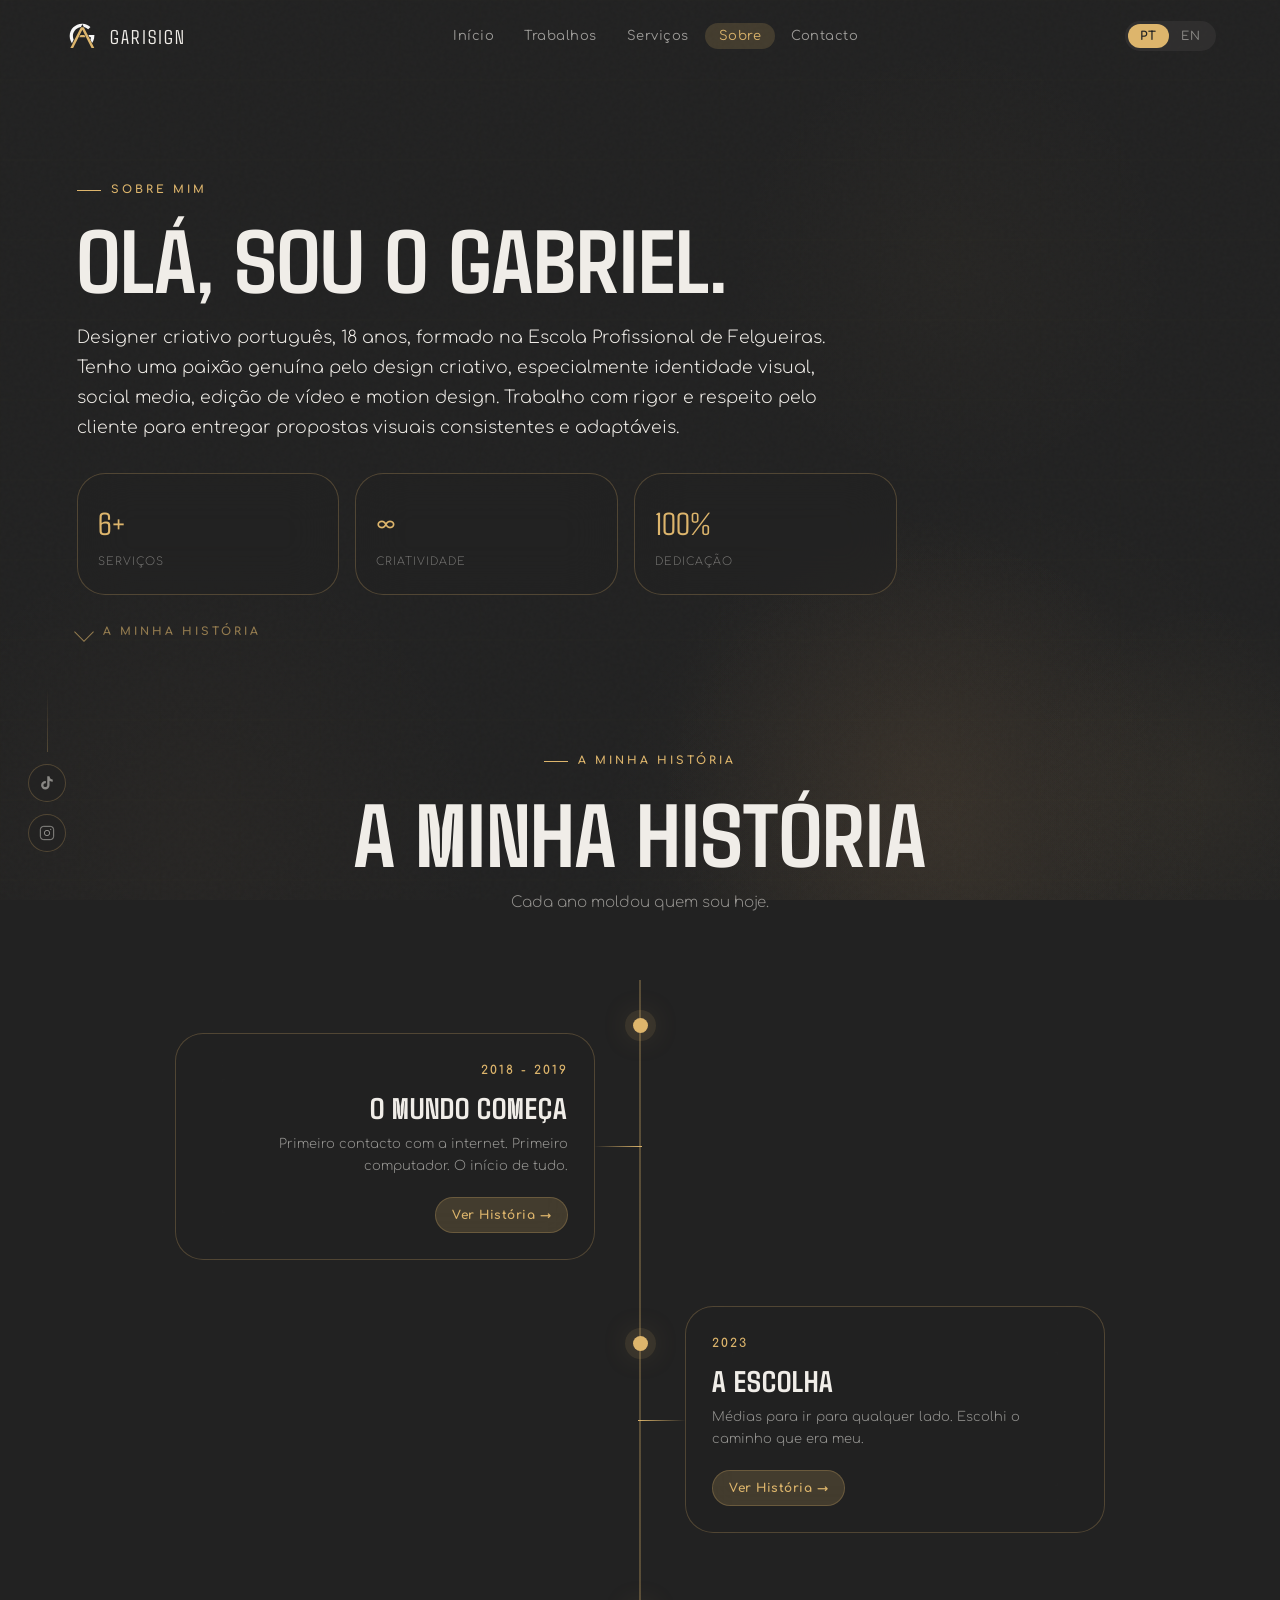
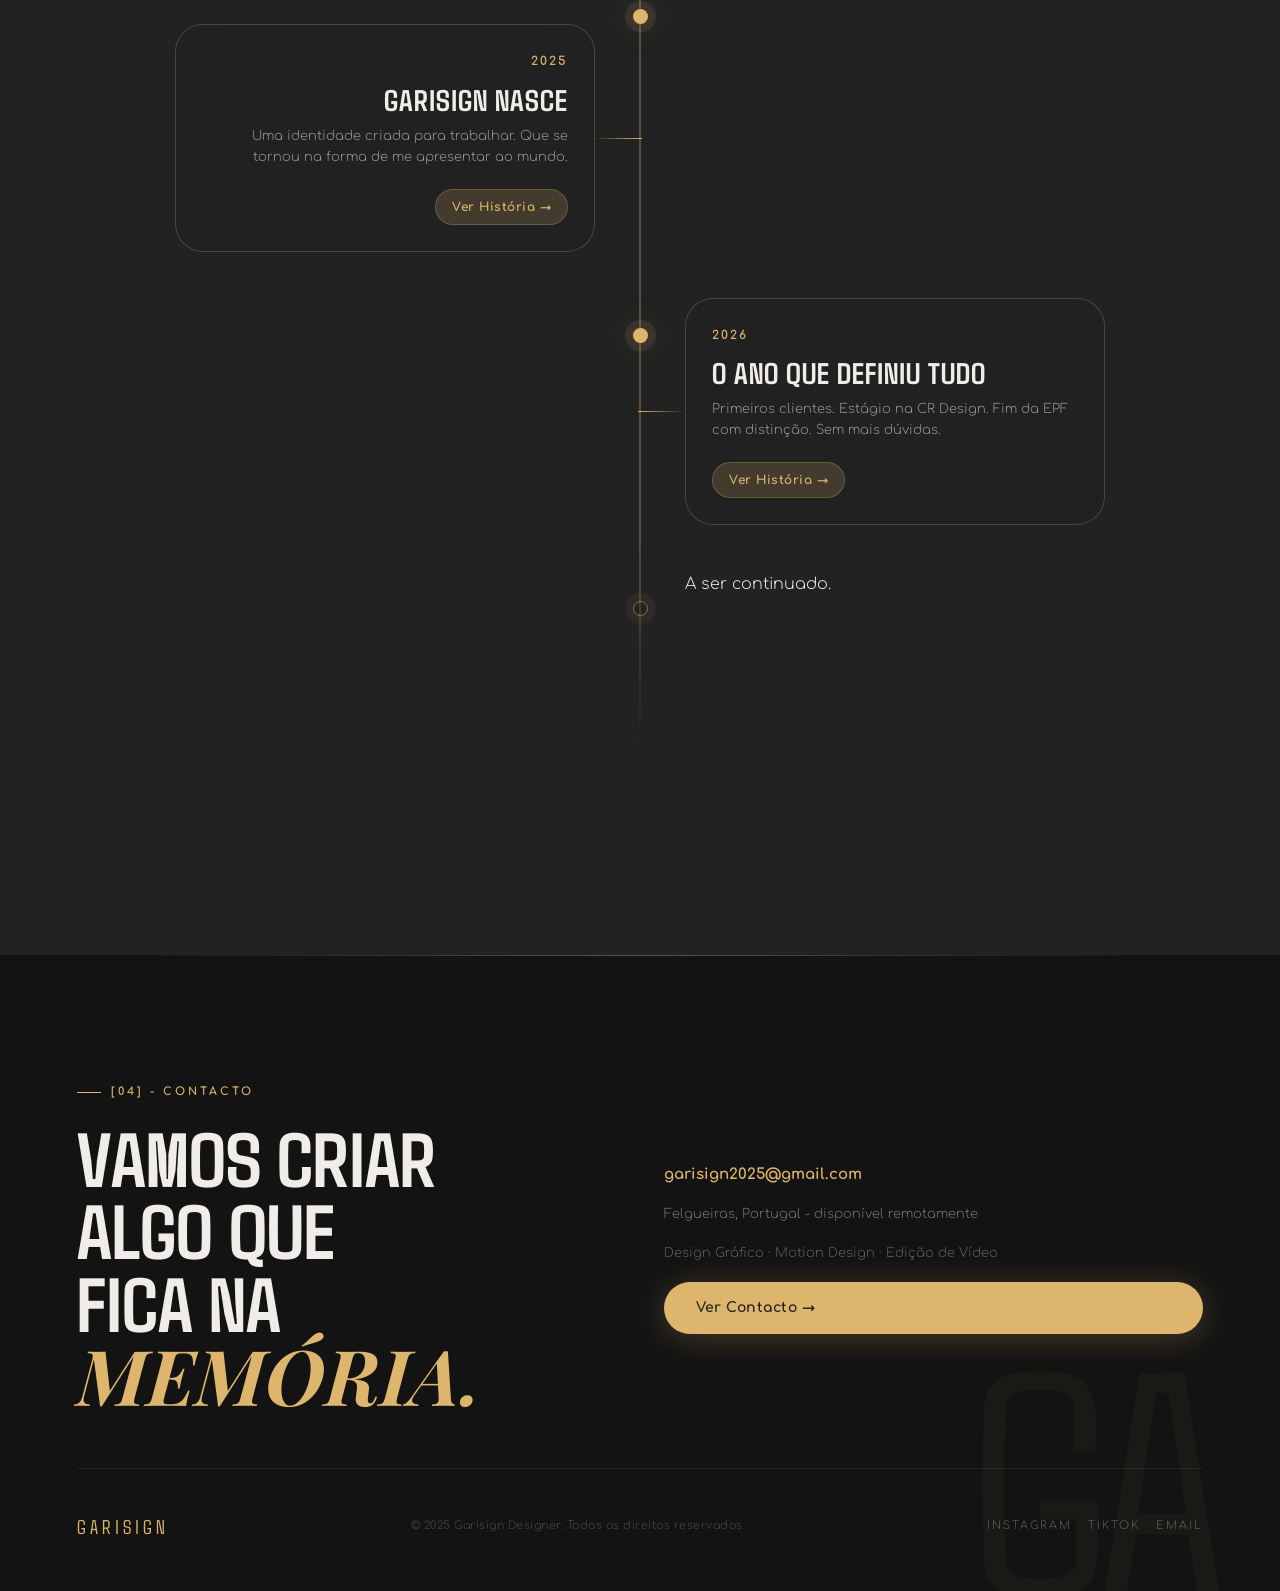
<file: sobre.html>
<!DOCTYPE html>
<html lang="pt">
<head>
<meta charset="UTF-8">
<meta name="viewport" content="width=device-width, initial-scale=1.0">
<meta name="description" content="Sobre Gabriel do Garisign: designer criativo português com foco em soluções visuais adaptáveis a empresas e projetos profissionais.">
<meta name="keywords" content="designer criativo, portfolio, motion design, social media, Felgueiras, Portugal, freelancer, Garisign">
<meta name="author" content="Gabriel, Garisign Designer">
<meta name="robots" content="index, follow">
<meta property="og:title" content="Garisign Designer: Sobre">
<meta property="og:description" content="Sobre Gabriel do Garisign: designer criativo português com foco em soluções visuais adaptáveis a empresas e projetos profissionais.">
<meta property="og:type" content="website">
<meta property="og:url" content="https://garisign.pt/sobre.html">
<meta property="og:image" content="og-image.svg">
<meta property="og:locale" content="pt_PT">
<meta property="og:site_name" content="Garisign Designer">
<meta name="twitter:card" content="summary_large_image">
<meta name="twitter:title" content="Garisign Designer: Sobre">
<meta name="twitter:description" content="Sobre Gabriel do Garisign: designer criativo português com foco em soluções visuais adaptáveis a empresas e projetos profissionais.">
<meta name="twitter:image" content="og-image.svg">
<link rel="canonical" href="https://garisign.pt/sobre.html">
<link rel="icon" type="image/svg+xml" href="assets__img__logotipo__LOGO.svg">
<link rel="apple-touch-icon" href="assets__img__logotipo__LOGO.svg">
<link rel="manifest" href="site.webmanifest">
<title>Sobre Mim: Garisign Designer</title>
<link rel="preconnect" href="https://fonts.googleapis.com">
<link rel="preconnect" href="https://fonts.gstatic.com" crossorigin>
<link rel="preload" href="fonts__Agdasima-Regular.ttf" as="font" type="font/ttf" crossorigin>
<link rel="preload" href="fonts__Comfortaa-Light.ttf" as="font" type="font/ttf" crossorigin>
<link rel="preload" href="https://fonts.googleapis.com/css2?family=Playfair+Display:ital@1&display=swap" as="style" onload="this.onload=null;this.rel='stylesheet'">
<noscript><link rel="stylesheet" href="https://fonts.googleapis.com/css2?family=Playfair+Display:ital@1&display=swap"></noscript>
<link rel="stylesheet" href="css__styles.css">
<link rel="stylesheet" href="css__sobre.css">
</head>
<body id="top">

<div id="scroll-progress"></div>
<div id="cursor"></div>
<div id="cursor-ring"></div>
<canvas id="bg-canvas"></canvas>
<div class="noise"></div>

<nav id="navbar">
  <a href="index.html" class="nav-logo" data-hover>
    <div class="nav-logo-mark"><img src="assets__img__logotipo__LOGO.svg" alt="Logótipo Garisign" width="32" height="32"></div>
    <span class="nav-logo-text">Garisign</span>
  </a>
  <ul class="nav-links">
    <li><a href="index.html" data-nav data-i18n="nav.home">Início</a></li>
    <li><a href="index.html#works" data-nav data-i18n="nav.works">Trabalhos</a></li>
    <li><a href="index.html#services" data-nav data-i18n="nav.services">Serviços</a></li>
    <li><a href="#top" data-nav class="active" data-i18n="nav.about">Sobre</a></li>
    <li><a href="contacto.html" data-nav data-i18n="nav.contact">Contacto</a></li>
  </ul>
  <div class="nav-right">
    <div class="lang-toggle">
      <button type="button" class="lang-btn active" data-lang="pt" id="btn-pt">PT</button>
      <button type="button" class="lang-btn" data-lang="en" id="btn-en">EN</button>
    </div>
    <button type="button" id="nav-toggle" class="nav-toggle" aria-label="Menu" onclick="toggleMenu()">
      <span></span><span></span><span></span>
    </button>
  </div>
</nav>

<div id="mobile-menu" class="mobile-menu" aria-hidden="true">
  <ul>
    <li><a href="index.html" onclick="toggleMenu()" data-i18n="nav.home">Início</a></li>
    <li><a href="index.html#works" onclick="toggleMenu()" data-i18n="nav.works">Trabalhos</a></li>
    <li><a href="index.html#services" onclick="toggleMenu()" data-i18n="nav.services">Serviços</a></li>
    <li><a href="#top" onclick="toggleMenu()" data-i18n="nav.about">Sobre</a></li>
    <li><a href="contacto.html" onclick="toggleMenu()" data-i18n="nav.contact">Contacto</a></li>
  </ul>
  <div class="lang-toggle">
    <button type="button" class="lang-btn active" data-lang="pt">PT</button>
    <button type="button" class="lang-btn" data-lang="en">EN</button>
  </div>
</div>

<div class="social-float">
  <a href="https://tiktok.com/@garisign_designer" target="_blank" rel="noopener noreferrer" class="social-btn" aria-label="TikTok" data-hover>
    <svg viewBox="0 0 24 24" fill="currentColor"><path d="M19.59 6.69a4.83 4.83 0 01-3.77-4.25V2h-3.45v13.67a2.89 2.89 0 01-2.88 2.5 2.89 2.89 0 01-2.89-2.89 2.89 2.89 0 012.89-2.89c.28 0 .54.04.79.1V9.01a6.33 6.33 0 00-.79-.05 6.34 6.34 0 00-6.34 6.34 6.34 6.34 0 006.34 6.34 6.34 6.34 0 006.33-6.34V8.69a8.18 8.18 0 004.77 1.52V6.79a4.85 4.85 0 01-1-.1z"/></svg>
  </a>
  <a href="https://instagram.com/garisign.designer" target="_blank" rel="noopener noreferrer" class="social-btn" aria-label="Instagram" data-hover>
    <svg viewBox="0 0 24 24" fill="none" stroke="currentColor" stroke-width="1.5"><rect x="2" y="2" width="20" height="20" rx="5"/><circle cx="12" cy="12" r="4"/><circle cx="17.5" cy="6.5" r="1" fill="currentColor" stroke="none"/></svg>
  </a>
</div>

<main class="about-story-page">
  <section class="about-intro reveal">
    <p class="section-label" data-i18n="aboutPage.label">Sobre Mim</p>
    <h1 data-i18n="aboutPage.title">Olá, sou o Gabriel.</h1>
    <p class="about-intro-text" data-i18n="aboutPage.intro">Designer criativo português, 18 anos, formado na Escola Profissional de Felgueiras. Tenho uma paixão genuína pelo design criativo, especialmente identidade visual, social media, edição de vídeo e motion design. Trabalho com rigor e respeito pelo cliente para entregar propostas visuais consistentes e adaptáveis.</p>

    <div class="about-intro-stats">
      <div class="about-intro-stat glass-card"><span class="astat-num">6+</span><span class="astat-label" data-i18n="stats.services">Serviços</span></div>
      <div class="about-intro-stat glass-card"><span class="astat-num">∞</span><span class="astat-label" data-i18n="stats.creativity">Criatividade</span></div>
      <div class="about-intro-stat glass-card"><span class="astat-num">100%</span><span class="astat-label" data-i18n="stats.dedication">Dedicação</span></div>
    </div>
    <a href="#story" class="story-scroll-cue" data-hover>
      <span class="story-scroll-chevron"></span>
      <span data-i18n="scroll.myStory">A minha história</span>
    </a>
  </section>

  <section id="story" class="timeline-section">
    <div class="timeline-heading reveal">
      <p class="section-label" data-i18n="timeline.label">A Minha História</p>
      <h2 data-i18n="timeline.title">A Minha História</h2>
      <p data-i18n="timeline.subtitle">Cada ano moldou quem sou hoje.</p>
    </div>

    <div class="timeline">
      <article class="timeline-item timeline-item-left">
        <div class="timeline-dot"></div>
        <div class="timeline-card glass-card">
          <span class="timeline-year" data-i18n="timeline.1.year">2018–2019</span>
          <h3 data-i18n="timeline.1.title">O Mundo Começa</h3>
          <p data-i18n="timeline.1.short">Primeiro contacto com a internet. Primeiro computador. O início de tudo.</p>
          <button type="button" class="timeline-toggle" data-story="timeline.1" aria-expanded="false" aria-controls="story-1-panel" data-hover data-i18n="timeline.toggle.open">Ver História →</button>
          <div class="timeline-panel" id="story-1-panel" aria-hidden="true"></div>
        </div>
      </article>

      <article class="timeline-item timeline-item-right">
        <div class="timeline-dot"></div>
        <div class="timeline-card glass-card">
          <span class="timeline-year" data-i18n="timeline.2.year">2023</span>
          <h3 data-i18n="timeline.2.title">A Escolha</h3>
          <p data-i18n="timeline.2.short">Médias para ir para qualquer lado. Escolhi o caminho que era meu.</p>
          <button type="button" class="timeline-toggle" data-story="timeline.2" aria-expanded="false" aria-controls="story-2-panel" data-hover data-i18n="timeline.toggle.open">Ver História →</button>
          <div class="timeline-panel" id="story-2-panel" aria-hidden="true"></div>
        </div>
      </article>

      <article class="timeline-item timeline-item-left">
        <div class="timeline-dot"></div>
        <div class="timeline-card glass-card">
          <span class="timeline-year" data-i18n="timeline.3.year">2025</span>
          <h3 data-i18n="timeline.3.title">Garisign Nasce</h3>
          <p data-i18n="timeline.3.short">Uma identidade criada para trabalhar. Que se tornou na forma de me apresentar ao mundo.</p>
          <button type="button" class="timeline-toggle" data-story="timeline.3" aria-expanded="false" aria-controls="story-3-panel" data-hover data-i18n="timeline.toggle.open">Ver História →</button>
          <div class="timeline-panel" id="story-3-panel" aria-hidden="true"></div>
        </div>
      </article>

      <article class="timeline-item timeline-item-right">
        <div class="timeline-dot"></div>
        <div class="timeline-card glass-card">
          <span class="timeline-year" data-i18n="timeline.4.year">2026</span>
          <h3 data-i18n="timeline.4.title">O Ano que Definiu Tudo</h3>
          <p data-i18n="timeline.4.short">Primeiros clientes. Estágio na CR Design. Fim da EPF com distinção. Sem mais dúvidas.</p>
          <button type="button" class="timeline-toggle" data-story="timeline.4" aria-expanded="false" aria-controls="story-4-panel" data-hover data-i18n="timeline.toggle.open">Ver História →</button>
          <div class="timeline-panel" id="story-4-panel" aria-hidden="true"></div>
        </div>
      </article>

      <article class="timeline-item timeline-item-end">
        <div class="timeline-dot timeline-dot-future"></div>
        <p data-i18n="timeline.continued">A ser continuado�?�</p>
      </article>
    </div>
  </section>

</main>

<!-- ------ SITE FOOTER (CTA + FOOTER) ------ -->
<section class="site-footer">
  <div class="site-footer__decal">GA</div>
  <div class="site-footer__top reveal">
    <div class="site-footer__intro">
      <p class="section-label"><span data-i18n="siteFooter.label">[04] CONTACTO</span></p>
      <h2 class="site-footer__title" data-i18n-html="siteFooter.title">Vamos criar<br>algo que<br>fica na <span class="site-footer-title-italic">memória.</span></h2>
    </div>
    <div class="site-footer__contact">
      <a href="mailto:garisign2025@gmail.com" class="site-footer__email">garisign2025@gmail.com</a>
      <p class="site-footer__text" data-i18n="siteFooter.location">Felgueiras, Portugal, disponível remotamente</p>
      <p class="site-footer__text site-footer__text--muted" data-i18n="siteFooter.areas">Design Gráfico · Motion Design · Edição de Vídeo</p>
      <a href="contacto.html" class="btn-primary" data-hover data-i18n="siteFooter.button">Ver Contacto →</a>
    </div>
  </div>
  <hr class="site-footer__separator">
  <div class="site-footer__bottom">
    <a href="index.html" class="site-footer__logo">GARISIGN</a>
    <p class="site-footer__copy" data-i18n="footer.copy">© 2025 Garisign Designer. Todos os direitos reservados.</p>
    <div class="site-footer__links">
      <a href="https://instagram.com/garisign.designer" target="_blank" rel="noopener noreferrer">INSTAGRAM</a>
      <a href="https://tiktok.com/@garisign_designer" target="_blank" rel="noopener noreferrer">TIKTOK</a>
      <a href="mailto:garisign2025@gmail.com">EMAIL</a>
    </div>
  </div>
</section>

<script src="js__translations.js" defer></script>
<script src="js__script.js" defer></script>
<script src="js__sobre.js" defer></script>
</body>
</html>
</file>
<file: css__styles.css>
/* â”€â”€ LOCAL FONTS â”€â”€ */
@font-face {
  font-family: 'Agdasima';
  src: url('fonts__Agdasima-Regular.ttf') format('truetype');
  font-weight: 400;
  font-style: normal;
  font-display: swap;
}
@font-face {
  font-family: 'Agdasima';
  src: url('fonts__Agdasima-Bold.ttf') format('truetype');
  font-weight: 700;
  font-style: normal;
  font-display: swap;
}
@font-face {
  font-family: 'Comfortaa';
  src: url('fonts__Comfortaa-Light.ttf') format('truetype');
  font-weight: 300;
  font-style: normal;
  font-display: swap;
}
@font-face {
  font-family: 'Comfortaa';
  src: url('fonts__Comfortaa-Regular.ttf') format('truetype');
  font-weight: 400;
  font-style: normal;
  font-display: swap;
}
@font-face {
  font-family: 'Comfortaa';
  src: url('fonts__Comfortaa-Medium.ttf') format('truetype');
  font-weight: 500;
  font-style: normal;
  font-display: swap;
}
@font-face {
  font-family: 'Comfortaa';
  src: url('fonts__Comfortaa-Bold.ttf') format('truetype');
  font-weight: 700;
  font-style: normal;
  font-display: swap;
}

  /* â”€â”€ RESET & BASE â”€â”€ */
  *, *::before, *::after { box-sizing: border-box; margin: 0; padding: 0; }
  :root {
    --cream: #f0ede8;
    --gold: #ddb56c;
    --gold-dim: rgba(221,181,108,0.18);
    --gold-glow: rgba(221,181,108,0.35);
    --dark: #222222;
    --dark-mid: #2e2e2e;
    --glass: rgba(34,34,34,0.45);
    --glass-light: rgba(240,237,232,0.07);
    --glass-border: rgba(221,181,108,0.25);
    --glass-border-hover: rgba(221,181,108,0.55);
    --radius: 18px;
    --radius-lg: 28px;
    --nav-h: 72px;
    --transition: 0.4s cubic-bezier(0.16,1,0.3,1);
    scroll-behavior: smooth;
  }
  html { font-size: 16px; cursor: none; }
  body {
    background: var(--dark);
    color: var(--cream);
    font-family: 'Comfortaa', sans-serif;
    font-weight: 300;
    line-height: 1.7;
    overflow-x: hidden;
  }
  ::selection { background: var(--gold); color: var(--dark); }

  /* â”€â”€ SCROLL PROGRESS â”€â”€ */
  #scroll-progress {
    position: fixed; top: 0; left: 0; height: 2px;
    background: linear-gradient(90deg, var(--gold), #f0c070);
    z-index: 9999; width: 0%; transition: width 0.1s linear;
    box-shadow: 0 0 8px var(--gold-glow);
  }

  /* â”€â”€ CUSTOM CURSOR â”€â”€ */
  #cursor, #cursor-ring {
    position: fixed; top: 0; left: 0; border-radius: 50%; pointer-events: none;
    z-index: 9998; will-change: transform;
    transition: opacity 0.3s;
  }
  #cursor {
    width: 10px; height: 10px;
    background: var(--gold);
    box-shadow: 0 0 10px var(--gold-glow);
    transition: opacity 0.3s, width 0.2s, height 0.2s, background 0.2s;
  }
  #cursor-ring {
    width: 36px; height: 36px;
    border: 1.5px solid var(--gold);
    opacity: 0.5;
    transition: opacity 0.3s, width 0.25s, height 0.25s;
  }
  body.cursor-hover #cursor { width: 16px; height: 16px; background: var(--gold); }
  body.cursor-hover #cursor-ring { width: 56px; height: 56px; opacity: 0.3; }

  /* â”€â”€ ANIMATED BACKGROUND â”€â”€ */
  #bg-canvas {
    position: fixed; inset: 0; z-index: 0;
    pointer-events: none;
  }

  /* â”€â”€ NOISE OVERLAY â”€â”€ */
  .noise {
    position: fixed; inset: 0; z-index: 1; pointer-events: none;
    background-image: url("data:image/svg+xml,%3Csvg viewBox='0 0 256 256' xmlns='http://www.w3.org/2000/svg'%3E%3Cfilter id='noise'%3E%3CfeTurbulence type='fractalNoise' baseFrequency='0.9' numOctaves='4' stitchTiles='stitch'/%3E%3C/filter%3E%3Crect width='100%25' height='100%25' filter='url(%23noise)' opacity='0.04'/%3E%3C/svg%3E");
    opacity: 0.45;
  }

  /* â”€â”€ SPLASH â”€â”€ */
  #splash {
    position: fixed; inset: 0; z-index: 9997;
    background: var(--dark);
    display: flex; flex-direction: column; align-items: center; justify-content: center; gap: 18px;
    transition: opacity 0.7s var(--transition);
  }
  #splash.gone { opacity: 0; pointer-events: none; }
  .splash-logo-mark {
    width: 80px; height: 80px;
    display: flex; align-items: center; justify-content: center;
    position: relative;
    animation: splash-logo-reveal 1.1s cubic-bezier(0.16,1,0.3,1) forwards;
    opacity: 0;
    transform: translateY(14px) scale(0.88);
    margin-bottom: 10px;
  }
  .splash-logo-mark::before {
    content: '';
    position: absolute;
    width: 128px; height: 128px;
    border-radius: 50%;
    background: radial-gradient(circle, rgba(221,181,108,0.34) 0%, rgba(221,181,108,0.16) 34%, rgba(221,181,108,0) 68%);
    filter: blur(8px);
    opacity: 0;
    transform: scale(0.72);
    animation: splash-glow 1.8s 0.18s ease-in-out infinite alternate;
  }
  .splash-logo-mark span {
    font-family: 'Agdasima', sans-serif;
    font-size: 28px; color: var(--gold); letter-spacing: 2px;
  }
  @keyframes splash-logo-reveal {
    0% { opacity: 0; transform: translateY(18px) scale(0.82); }
    58% { opacity: 1; transform: translateY(-3px) scale(1.035); }
    100% { opacity: 1; transform: translateY(0) scale(1); }
  }
  @keyframes splash-glow {
    from { opacity: 0.48; transform: scale(0.78); }
    to { opacity: 0.88; transform: scale(1); }
  }
  .splash-bar-wrap {
    width: 200px; height: 1px; background: rgba(240,237,232,0.12); border-radius: 2px; overflow: hidden;
  }
  .splash-bar {
    height: 100%; width: 0%; background: var(--gold);
    transition: width 0.12s linear;
  }
  .splash-percent {
    min-height: 15px;
    font-family: 'Comfortaa', sans-serif;
    font-size: 11px;
    font-weight: 600;
    letter-spacing: 2px;
    color: rgba(221,181,108,0.72);
    font-variant-numeric: tabular-nums;
  }
  .splash-name {
    font-family: 'Agdasima', sans-serif; text-transform: uppercase; letter-spacing: 5px; font-size: 13px; color: rgba(240,237,232,0.35);
    animation: splash-name-reveal 0.9s 0.42s cubic-bezier(0.16,1,0.3,1) both;
  }
  @keyframes splash-name-reveal {
    from { opacity: 0; transform: translateY(8px); }
    to { opacity: 1; transform: translateY(0); }
  }

  /* â”€â”€ NAV â”€â”€ */
  nav {
    position: fixed; top: 0; left: 0; right: 0;
    height: var(--nav-h); z-index: 100;
    display: flex; align-items: center; justify-content: space-between;
    padding: 0 clamp(24px, 5vw, 72px);
    transition: background 0.5s, backdrop-filter 0.5s, border-color 0.5s;
    border-bottom: 1px solid transparent;
  }
  nav.scrolled {
    background: rgba(34,34,34,0.75);
    backdrop-filter: blur(24px) saturate(160%);
    -webkit-backdrop-filter: blur(24px) saturate(160%);
    border-color: var(--glass-border);
  }
  .nav-logo { display: flex; align-items: center; gap: 10px; text-decoration: none; }
  .nav-logo-mark {
    width: 36px; height: 36px;
    display: flex; align-items: center; justify-content: center;
    font-family: 'Agdasima', sans-serif; font-size: 14px; color: var(--gold); letter-spacing: 1px;
  }
  .nav-logo-mark img {
    width: 32px; height: 32px; object-fit: contain;
  }
  .nav-logo-text {
    font-family: 'Agdasima', sans-serif; font-size: 20px;
    text-transform: uppercase; color: var(--cream); letter-spacing: 2px;
  }
  .nav-links { display: flex; list-style: none; gap: 2px; }
  .nav-links a {
    text-decoration: none; color: rgba(240,237,232,0.6); font-size: 13px; font-weight: 400;
    letter-spacing: 0.5px; padding: 6px 14px; border-radius: 40px;
    transition: color 0.3s, background 0.3s;
  }
  .nav-links a:hover, .nav-links a.active { color: var(--gold); background: var(--gold-dim); }
  .nav-right { display: flex; align-items: center; gap: 16px; }
  .lang-toggle { display: flex; background: rgba(240,237,232,0.06); border-radius: 40px; padding: 3px; }
  .lang-btn {
    background: none; border: none; cursor: pointer; color: rgba(240,237,232,0.5);
    font-family: 'Comfortaa', sans-serif; font-size: 12px; font-weight: 400;
    padding: 5px 12px; border-radius: 40px; letter-spacing: 1px;
    transition: background 0.25s, color 0.25s;
  }
  .lang-btn.active { background: var(--gold); color: var(--dark); font-weight: 600; }
  .nav-toggle {
    display: none; background: none; border: none; cursor: pointer;
    flex-direction: column; gap: 5px; padding: 4px;
  }
  .nav-toggle span, .nav-toggle::before, .nav-toggle::after {
    content: ''; display: block; width: 22px; height: 1.5px; background: var(--cream);
    border-radius: 2px; transition: var(--transition);
  }

  /* â”€â”€ MOBILE MENU â”€â”€ */
  .mobile-menu {
    position: fixed; inset: 0; z-index: 99;
    background: rgba(34,34,34,0.97); backdrop-filter: blur(32px);
    display: flex; flex-direction: column; align-items: center; justify-content: center;
    opacity: 0; visibility: hidden; transition: opacity 0.4s, visibility 0.4s;
  }
  .mobile-menu.open { opacity: 1; visibility: visible; }
  .mobile-menu ul { list-style: none; text-align: center; }
  .mobile-menu a {
    font-family: 'Agdasima', sans-serif; font-size: clamp(40px,8vw,64px);
    text-transform: uppercase; letter-spacing: 4px; color: var(--cream); text-decoration: none;
    display: block; padding: 10px 0;
    transition: color 0.3s, letter-spacing 0.3s;
  }
  .mobile-menu a:hover { color: var(--gold); letter-spacing: 8px; }

  /* â”€â”€ SOCIAL FLOAT â”€â”€ */
  .social-float {
    position: fixed; left: 28px; bottom: 48px; z-index: 50;
    display: flex; flex-direction: column; gap: 12px;
    align-items: center;
  }
  .social-float::before {
    content: ''; display: block; width: 1px; height: 64px;
    background: linear-gradient(180deg, transparent, var(--glass-border));
  }
  .social-btn {
    width: 38px; height: 38px; border-radius: 50%;
    background: var(--glass); border: 1px solid var(--glass-border);
    backdrop-filter: blur(12px); display: flex; align-items: center; justify-content: center;
    color: rgba(240,237,232,0.5); text-decoration: none;
    transition: color 0.3s, border-color 0.3s, background 0.3s, transform 0.3s;
  }
  .social-btn:hover { color: var(--gold); border-color: var(--gold); transform: translateY(-3px); background: var(--gold-dim); }
  .social-btn svg { width: 16px; height: 16px; }

  /* â”€â”€ SECTIONS SHARED â”€â”€ */
  section { position: relative; z-index: 2; }
  .section-label {
    font-size: 11px; font-weight: 600; letter-spacing: 3px; text-transform: uppercase;
    color: var(--gold); margin-bottom: 16px; display: flex; align-items: center; gap: 10px;
  }
  .section-label::before { content: ''; display: block; width: 24px; height: 1px; background: var(--gold); }

  /* â”€â”€ HERO â”€â”€ */
  #hero {
    position: relative;
    overflow: hidden;
    min-height: calc(100svh - var(--nav-h));
    display: grid; align-items: center;
    padding: calc(var(--nav-h) + 40px) clamp(24px,8vw,120px) 100px;
  }

  #hero-shader-canvas {
    position: absolute;
    inset: 0;
    width: 100%;
    height: 100%;
    z-index: 0;
    pointer-events: none;
    display: block;
  }

  #hero .hero-grid {
    position: relative;
    z-index: 1;
  }

  .hero-grid {
    display: grid;
    grid-template-columns: minmax(0, 1.2fr) minmax(0, 0.8fr);
    gap: 64px;
    align-items: center;
  }

  .hero-content {
    max-width: 700px;
    text-align: left;
  }

  .hero-eyebrow {
    font-size: 11px;
    letter-spacing: 3px;
    text-transform: uppercase;
    color: var(--gold);
    opacity: 0;
    transform: translateY(24px);
    will-change: transform, opacity;
    line-height: 1.2;
  }

  .hero-title {
    margin-top: 28px;
    display: flex;
    flex-direction: column;
    gap: 0;
  }

  .hero-title-line {
    font-family: 'Agdasima', sans-serif;
    text-transform: uppercase;
    line-height: 0.92;
    letter-spacing: -0.5px;
    margin: 0;
    opacity: 0;
    transform: translateY(24px);
    will-change: transform, opacity;
  }

  .hero-title-line-1 {
    font-size: clamp(64px, 8vw, 120px);
    color: var(--cream);
  }

  .hero-title-line-2 {
    font-size: clamp(72px, 9vw, 130px);
    display: flex;
    flex-wrap: wrap;
    gap: 12px;
  }

  .hero-title-italic {
    font-family: 'Playfair Display', serif;
    font-style: italic;
    text-transform: none;
    color: var(--gold);
  }

  .hero-title-regular {
    font-family: 'Agdasima', sans-serif;
    text-transform: uppercase;
    color: var(--cream);
  }

  .hero-title-line-3 {
    font-size: clamp(64px, 8vw, 120px);
    color: rgba(240,237,232,0.25);
  }

  .hero-desc {
    font-size: clamp(14px, 1.4vw, 17px);
    line-height: 1.75;
    color: rgba(240,237,232,0.55);
    max-width: 480px;
    margin-top: 28px;
    opacity: 0;
    transform: translateY(24px);
    will-change: transform, opacity;
  }

  .hero-ctas {
    margin-top: 40px;
    display: flex;
    gap: 16px;
    flex-wrap: wrap;
    align-items: flex-start;
    opacity: 0;
    transform: translateY(24px);
    will-change: transform, opacity;
  }

  .hero-stats {
    margin-top: 56px;
    display: flex;
    flex-wrap: wrap;
    align-items: center;
    gap: 12px;
    color: rgba(240,237,232,0.35);
    font-size: 12px;
    letter-spacing: 1.5px;
    text-transform: uppercase;
    opacity: 0;
    transform: translateY(24px);
    will-change: transform, opacity;
  }

  .hero-stat-separator {
    display: inline-flex;
    color: rgba(240,237,232,0.35);
  }

  .hero-visual {
    position: relative;
    min-height: 520px;
    width: 100%;
    display: grid;
    place-items: center;
    opacity: 0;
    transform: translateX(24px);
    will-change: transform, opacity;
    transition: opacity 0.7s var(--transition), transform 0.7s var(--transition);
  }

  .hero-visual-wrap {
    position: relative;
    width: 100%;
    height: 100%;
    perspective: 900px;
    display: grid;
    place-items: center;
    animation: rotate-slow 8s ease-in-out infinite alternate;
  }

  .hero-visual-line {
    position: absolute;
    top: 38%;
    left: -18%;
    width: 140%;
    height: 1px;
    background: rgba(221,181,108,0.1);
    transform: rotate(14deg);
    pointer-events: none;
  }

  .hero-visual-layer {
    position: absolute;
    cursor: grab;
    transition: filter 0.3s;
  }

  .hero-visual-layer:hover {
    filter: drop-shadow(0 0 14px rgba(221,181,108,0.45));
  }

  .hero-visual-layer.is-dragging {
    cursor: grabbing !important;
    filter: drop-shadow(0 0 28px rgba(221,181,108,0.65)) !important;
  }

  .hero-visual-layer--large {
    width: 300px;
    height: 300px;
    top: 52%;
    left: 48%;
    transform: translate(-50%, -50%) rotate(4deg);
    animation: float-slow 10s ease-in-out infinite alternate;
    cursor: pointer;
  }

  .hero-visual-layer--medium {
    width: 175px;
    height: 175px;
    top: 9%;
    left: 80%;
    transform: translate(-50%, -50%) rotate(-12deg);
    animation: float-medium 8s ease-in-out infinite alternate;
    cursor: pointer;
  }

  .hero-visual-layer--small {
    width: 125px;
    height: 200px;
    top: 86%;
    left: 18%;
    transform: translate(-50%, -50%) rotate(9deg);
    animation: float-fast 6s ease-in-out infinite alternate;
    cursor: pointer;
  }

  .hero-layer-tilt {
    width: 100%;
    height: 100%;
    transition: transform 0.35s cubic-bezier(0.23, 1, 0.32, 1);
  }

  .hero-layer-img {
    width: 100%;
    height: 100%;
    display: block;
    object-fit: contain;
    pointer-events: none;
    user-select: none;
  }

  .hero-eyebrow-delay { transition-delay: 1.9s; }
  .hero-title-line-1-delay { transition-delay: 2.1s; }
  .hero-title-line-2-delay { transition-delay: 2.25s; }
  .hero-title-line-3-delay { transition-delay: 2.4s; }
  .hero-desc-delay { transition-delay: 2.6s; }
  .hero-ctas-delay { transition-delay: 2.8s; }
  .hero-stats-delay { transition-delay: 3s; }
  .hero-visual-delay { transition-delay: 2.2s; }

  /* â”€â”€ HERO BADGE â”€â”€ */
  .hero-badge {
    display: inline-flex;
    align-items: center;
    gap: 8px;
    padding: 7px 16px 7px 12px;
    border-radius: 40px;
    background: rgba(221,181,108,0.08);
    border: 1px solid rgba(221,181,108,0.22);
    font-size: 12px;
    color: rgba(240,237,232,0.6);
    letter-spacing: 0.5px;
    margin-bottom: 28px;
    opacity: 0;
    transform: translateY(24px);
    will-change: transform, opacity;
  }
  .hero-badge__dot {
    width: 7px; height: 7px; border-radius: 50%;
    background: var(--gold); flex-shrink: 0;
    position: relative;
    animation: pulse-dot 2.4s ease-in-out infinite;
  }
  .hero-badge__dot::after {
    content: '';
    position: absolute;
    inset: -4px;
    border-radius: 50%;
    background: rgba(221,181,108,0.45);
    animation: pulse-ring 2.4s ease-in-out infinite;
  }
  @keyframes pulse-dot {
    0%, 100% { opacity: 1; }
    60% { opacity: 0.7; }
  }
  @keyframes pulse-ring {
    0%, 100% { transform: scale(0); opacity: 0.5; }
    60% { transform: scale(2); opacity: 0; }
  }
  .hero-badge-delay { transition-delay: 1.75s; }

  .reveal.visible { opacity: 1; transform: translateY(0) translateX(0); }

  @keyframes float-slow {
    from { transform: translate(calc(-50% + var(--drag-x, 0px)), calc(-50% + var(--drag-y, 0px))) rotate(4deg) translateY(-8px); }
    to   { transform: translate(calc(-50% + var(--drag-x, 0px)), calc(-50% + var(--drag-y, 0px))) rotate(4deg) translateY(10px); }
  }

  @keyframes float-medium {
    from { transform: translate(calc(-50% + var(--drag-x, 0px)), calc(-50% + var(--drag-y, 0px))) rotate(-12deg) translateY(-10px); }
    to   { transform: translate(calc(-50% + var(--drag-x, 0px)), calc(-50% + var(--drag-y, 0px))) rotate(-12deg) translateY(12px); }
  }

  @keyframes float-fast {
    from { transform: translate(calc(-50% + var(--drag-x, 0px)), calc(-50% + var(--drag-y, 0px))) rotate(9deg) translateY(-12px); }
    to   { transform: translate(calc(-50% + var(--drag-x, 0px)), calc(-50% + var(--drag-y, 0px))) rotate(9deg) translateY(14px); }
  }

  @keyframes rotate-slow {
    from { transform: rotate(-1deg); }
    to { transform: rotate(1deg); }
  }

  @media (max-width: 860px) {
    .hero-grid {
      grid-template-columns: 1fr;
    }

    .hero-visual {
      order: -1;
      min-height: 200px;
      height: 200px;
      margin-bottom: 32px;
    }

    .hero-visual-layer--large,
    .hero-visual-layer--medium,
    .hero-visual-layer--small {
      opacity: 0.8;
    }

    .hero-stats {
      gap: 8px;
    }
  }

  /* â”€â”€ BUTTONS â”€â”€ */
  .btn-primary {
    display: inline-flex; align-items: center; gap: 10px;
    padding: 14px 32px; min-height: 44px; border-radius: 60px;
    background: var(--gold); color: var(--dark);
    font-family: 'Comfortaa', sans-serif; font-weight: 600; font-size: 14px; letter-spacing: 0.5px;
    text-decoration: none; border: none; cursor: pointer;
    transition: transform 0.3s, box-shadow 0.3s, background 0.3s;
    box-shadow: 0 4px 32px rgba(221,181,108,0.25);
  }
  .btn-primary:hover { transform: translateY(-2px); box-shadow: 0 8px 48px rgba(221,181,108,0.4); background: #e8c47a; }
  .btn-outline {
    display: inline-flex; align-items: center; gap: 10px;
    padding: 13px 32px; min-height: 44px; border-radius: 60px;
    background: var(--glass-light); border: 1px solid var(--glass-border);
    backdrop-filter: blur(12px); color: var(--cream);
    font-family: 'Comfortaa', sans-serif; font-weight: 400; font-size: 14px; letter-spacing: 0.5px;
    text-decoration: none; cursor: pointer;
    transition: border-color 0.3s, background 0.3s, transform 0.3s;
  }
  .btn-outline:hover { border-color: var(--gold); background: var(--gold-dim); transform: translateY(-2px); }

  .about-actions .btn-primary {
    padding: 16px 38px;
  }

  /* â”€â”€ ABOUT SECTION â€” HERO CTA â”€â”€ */
  .btn-about-cta-wrap {
    display: inline-block;
    position: relative;
    border-radius: 60px;
  }
  .btn-about-cta-wrap::after {
    content: '';
    position: absolute;
    inset: -2px;
    border-radius: 62px;
    border: 2px solid rgba(221,181,108,0.5);
    animation: about-cta-pulse 2.8s ease-in-out infinite;
    pointer-events: none;
  }

  .btn-about-cta {
    display: inline-flex;
    align-items: center;
    gap: 12px;
    padding: 22px 52px;
    border-radius: 60px;
    background: var(--gold);
    color: var(--dark);
    font-family: 'Comfortaa', sans-serif;
    font-weight: 700;
    font-size: 17px;
    letter-spacing: 0.3px;
    text-decoration: none;
    border: none;
    cursor: pointer;
    position: relative;
    overflow: hidden;
    box-shadow: 0 10px 50px rgba(221,181,108,0.38);
    transition: transform 0.35s cubic-bezier(0.34,1.56,0.64,1),
                box-shadow 0.35s,
                background 0.3s;
  }

  .btn-about-cta::before {
    content: '';
    position: absolute;
    top: 0;
    left: 0;
    width: 55%;
    height: 100%;
    background: linear-gradient(90deg, transparent, rgba(255,255,255,0.3), transparent);
    transform: translateX(-145%);
    animation: about-cta-shimmer 3.2s ease-in-out infinite;
    pointer-events: none;
  }

  .btn-about-cta:hover {
    transform: translateY(-4px) scale(1.03);
    background: #e8c47a;
    box-shadow: 0 20px 70px rgba(221,181,108,0.55);
  }

  .btn-about-cta:focus-visible {
    outline: 2px solid var(--gold);
    outline-offset: 4px;
  }

  .btn-about-cta:active {
    transform: scale(0.97) translateY(0);
  }

  @keyframes about-cta-pulse {
    0%, 100% { transform: scale(1); opacity: 0.6; }
    50% { transform: scale(1.12); opacity: 0; }
  }

  @keyframes about-cta-shimmer {
    0%     { transform: translateX(-145%); }
    55%, 100% { transform: translateX(236%); }
  }

  .site-footer {
    position: relative;
    overflow: hidden;
    background: rgba(20,20,20,0.95);
    padding: clamp(80px, 10vw, 140px) clamp(24px, 6vw, 100px) 48px;
  }

  .site-footer::before {
    content: '';
    position: absolute;
    top: 0;
    left: 50%;
    transform: translateX(-50%);
    width: calc(100% - 48px);
    max-width: 1000px;
    height: 1px;
    background: linear-gradient(90deg, transparent, rgba(221,181,108,0.4), transparent);
    pointer-events: none;
  }

  .site-footer__decal {
    position: absolute;
    bottom: -40px;
    right: clamp(24px, 5vw, 80px);
    font-family: 'Agdasima', sans-serif;
    font-size: clamp(200px, 25vw, 340px);
    color: rgba(221,181,108,0.04);
    pointer-events: none;
    user-select: none;
    line-height: 1;
    letter-spacing: -10px;
  }

  .site-footer__top {
    display: grid;
    grid-template-columns: repeat(2, minmax(0, 1fr));
    gap: 48px;
    position: relative;
    z-index: 1;
  }

  .site-footer__intro {
    max-width: 640px;
  }

  .site-footer__title {
    font-family: 'Agdasima', sans-serif;
    text-transform: uppercase;
    font-size: clamp(48px, 6vw, 96px);
    line-height: 0.95;
    color: var(--cream);
    margin: 18px 0 0;
    word-break: break-word;
  }

  .site-footer-title-italic {
    font-family: 'Playfair Display', serif;
    font-style: italic;
    color: var(--gold);
  }

  .site-footer__contact {
    display: flex;
    flex-direction: column;
    justify-content: center;
    gap: 16px;
    position: relative;
    z-index: 1;
  }

  .site-footer__email {
    font-size: 15px;
    color: var(--gold);
    font-weight: 600;
    text-decoration: none;
  }

  .site-footer__email:hover {
    text-decoration: underline;
  }

  .site-footer__text {
    margin: 0;
    font-size: 13px;
    line-height: 1.8;
    color: rgba(240,237,232,0.45);
  }

  .site-footer__text--muted {
    color: rgba(240,237,232,0.35);
  }

  .site-footer__separator {
    width: 100%;
    height: 1px;
    margin: 56px 0 40px;
    border: none;
    background: rgba(240,237,232,0.07);
  }

  .site-footer__bottom {
    display: flex;
    align-items: center;
    justify-content: space-between;
    flex-wrap: wrap;
    gap: 16px;
    position: relative;
    z-index: 1;
  }

  .site-footer__logo {
    font-family: 'Agdasima', sans-serif;
    font-size: 20px;
    letter-spacing: 4px;
    color: var(--gold);
    text-decoration: none;
  }

  .site-footer__copy {
    margin: 0;
    font-size: 11px;
    color: rgba(240,237,232,0.25);
    letter-spacing: 0.5px;
  }

  .site-footer__links {
    display: flex;
    flex-wrap: wrap;
    gap: 16px;
  }

  .site-footer__links a {
    font-size: 11px;
    letter-spacing: 2px;
    text-transform: uppercase;
    color: rgba(240,237,232,0.35);
    text-decoration: none;
    transition: color 0.25s;
  }

  .site-footer__links a:hover {
    color: var(--gold);
  }

  @media (max-width: 900px) {
    .site-footer__top {
      grid-template-columns: 1fr;
    }
  }

  @media (max-width: 600px) {
    .site-footer__bottom {
      flex-direction: column;
      align-items: flex-start;
    }
  }

  /* WHY BADGES */
  .hero-why { display: flex; flex-wrap: wrap; gap: 10px; justify-content: center; margin-top: 52px; opacity: 0; animation: fade-up 0.8s 2.6s forwards; }
  .why-badge {
    display: flex; align-items: center; gap: 8px;
    padding: 8px 16px; border-radius: 40px;
    background: var(--glass-light); border: 1px solid var(--glass-border);
    backdrop-filter: blur(12px); font-size: 13px; font-weight: 300; color: rgba(240,237,232,0.7);
  }
  .why-badge .dot { width: 6px; height: 6px; border-radius: 50%; background: var(--gold); flex-shrink: 0; }

  /* â”€â”€ GLASS CARD â”€â”€ */
  .glass-card {
    background: var(--glass);
    border: 1px solid var(--glass-border);
    backdrop-filter: blur(24px) saturate(140%);
    -webkit-backdrop-filter: blur(24px) saturate(140%);
    border-radius: var(--radius-lg);
    transition: border-color 0.35s, transform 0.35s, box-shadow 0.35s;
  }
  .glass-card:hover {
    border-color: var(--glass-border-hover);
    transform: translateY(-4px);
    box-shadow: 0 16px 64px rgba(221,181,108,0.12);
  }

  /* â”€â”€ WORKS SECTION â”€â”€ */
  #works { padding: 100px clamp(24px,6vw,100px); }
  #works .section-header { display: flex; align-items: flex-end; justify-content: space-between; margin-bottom: 48px; flex-wrap: wrap; gap: 16px; }
  #works h2, #services h2, #about-text h2 {
    font-family: 'Agdasima', sans-serif;
    text-transform: uppercase;
    font-size: clamp(40px,5vw,72px); line-height: 1; letter-spacing: 1px; color: var(--cream);
  }
  .works-grid { display: grid; grid-template-columns: repeat(auto-fill, minmax(300px,1fr)); gap: 20px; }
  .work-card {
    aspect-ratio: 3/4; overflow: hidden; position: relative; cursor: none;
  }
  .work-card .work-img {
    width: 100%; height: 100%; object-fit: cover;
    transition: transform 0.6s cubic-bezier(0.16,1,0.3,1), filter 0.4s;
    filter: saturate(0.9) brightness(0.9);
  }
  .work-card:hover .work-img { transform: scale(1.06); filter: saturate(1.1) brightness(1); }
  .work-overlay {
    position: absolute; inset: 0;
    background: linear-gradient(to top, rgba(34,34,34,0.9) 0%, transparent 55%);
    display: flex; flex-direction: column; justify-content: flex-end;
    padding: 24px; opacity: 0; transition: opacity 0.4s;
  }
  .work-card:hover .work-overlay { opacity: 1; }
  .work-tag { font-size: 10px; letter-spacing: 2px; text-transform: uppercase; color: var(--gold); margin-bottom: 6px; }
  .work-title { font-family: 'Agdasima', sans-serif; font-size: 24px; letter-spacing: 1px; color: var(--cream); }
  .work-num {
    position: absolute; top: 16px; left: 20px; z-index: 3;
    font-size: 11px; font-weight: 600; letter-spacing: 2px;
    color: rgba(240,237,232,0.2); pointer-events: none;
    transition: color 0.4s;
  }
  .work-card:hover .work-num { color: rgba(221,181,108,0.55); }
  a.work-card { text-decoration: none; color: inherit; display: block; }

  /* wide cards — landscape images that need a horizontal box */
  .work-card--wide { aspect-ratio: 16/9; grid-column: span 2; }

  /* â”€â”€ WORK CARD â€” PROJECT ACCENT COLORS â”€â”€ */
  .work-card--reconge:hover {
    border-color: rgba(107,164,161,0.55);
    box-shadow: 0 16px 64px rgba(107,164,161,0.18);
  }
  .work-card--reconge:hover .work-num { color: rgba(107,164,161,0.65); }
  .work-card--reconge .work-tag { color: #6BA4A1; }
  .work-card--reconge .work-overlay {
    background: linear-gradient(to top, rgba(30,70,68,0.85) 0%, rgba(34,34,34,0.6) 40%, transparent 75%);
  }

  .work-card--crdesign:hover {
    border-color: rgba(141,198,63,0.55);
    box-shadow: 0 16px 64px rgba(141,198,63,0.14);
  }
  .work-card--crdesign:hover .work-num { color: rgba(141,198,63,0.65); }
  .work-card--crdesign .work-tag { color: #8dc63f; }
  .work-card--crdesign .work-overlay {
    background: linear-gradient(to top, rgba(25,46,6,0.85) 0%, rgba(34,34,34,0.6) 40%, transparent 75%);
  }

  /* â”€â”€ SERVICES â”€â”€ */
  #services { padding: 100px clamp(24px,6vw,100px); }
  #services h2 { margin-bottom: 52px; }
  .services-grid { display: grid; grid-template-columns: repeat(auto-fill, minmax(280px, 1fr)); gap: 20px; }
  .service-card {
    padding: 36px 32px; position: relative; overflow: hidden;
  }
  .service-card::before {
    content: ''; position: absolute; top: 0; left: 0; right: 0; height: 2px;
    background: linear-gradient(90deg, transparent, var(--gold), transparent);
    opacity: 0; transition: opacity 0.4s;
  }
  .service-card:hover::before { opacity: 1; }
  .service-icon {
    width: 52px; height: 52px; border-radius: 14px;
    background: var(--gold-dim); border: 1px solid var(--glass-border);
    display: flex; align-items: center; justify-content: center;
    font-size: 24px; margin-bottom: 22px;
    transition: background 0.3s, transform 0.3s;
  }
  .service-card:hover .service-icon { background: rgba(221,181,108,0.28); transform: scale(1.08); }
  .service-card h3 {
    font-family: 'Agdasima', sans-serif; font-size: 26px; letter-spacing: 1px;
    color: var(--cream); margin-bottom: 10px;
  }
  .service-card p { font-size: 14px; color: rgba(240,237,232,0.55); line-height: 1.65; margin-bottom: 20px; }
  .service-tags { display: flex; flex-wrap: wrap; gap: 6px; }
  .stag {
    font-size: 11px; letter-spacing: 1px; color: rgba(221,181,108,0.7);
    border: 1px solid rgba(221,181,108,0.2); border-radius: 40px;
    padding: 4px 12px;
  }
  .services-list {
    display: grid;
    grid-template-columns: repeat(auto-fit, minmax(180px, 1fr));
    gap: 14px;
  }
  .service-pill {
    min-height: 112px;
    padding: 24px 20px;
    display: flex;
    align-items: center;
    gap: 16px;
  }
  .service-pill .service-icon {
    width: 44px; height: 44px;
    display: flex; align-items: center; justify-content: center;
    border-radius: 12px;
    background: var(--gold-dim);
    border: 1px solid var(--glass-border);
    font-size: 22px;
    flex-shrink: 0;
  }
  .service-pill h3 {
    font-family: 'Agdasima', sans-serif;
    text-transform: uppercase;
    font-size: 24px;
    letter-spacing: 1px;
    color: var(--cream);
    line-height: 1;
  }

  /* â”€â”€ FEATURED PROJECT (PAP) â”€â”€ */
  .featured-project {
    padding: 0 clamp(24px,6vw,100px) 60px;
    position: relative; z-index: 2;
  }
  .featured-project__inner {
    display: grid;
    grid-template-columns: 1fr 1fr;
    gap: 52px;
    align-items: center;
    background: var(--glass);
    border: 1px solid var(--glass-border);
    backdrop-filter: blur(24px) saturate(140%);
    -webkit-backdrop-filter: blur(24px) saturate(140%);
    border-radius: var(--radius-lg);
    padding: clamp(36px,5vw,60px) clamp(28px,4vw,56px);
    position: relative;
    overflow: hidden;
  }
  .featured-project__inner::before {
    content: '';
    position: absolute;
    top: 0; left: 50%; transform: translateX(-50%);
    width: 80%; height: 1px;
    background: linear-gradient(90deg, transparent, rgba(107,164,161,0.6), transparent);
    pointer-events: none;
  }
  .featured-badge {
    display: inline-flex; align-items: center; gap: 8px;
    padding: 5px 14px; border-radius: 40px;
    background: rgba(107,164,161,0.12);
    border: 1px solid rgba(107,164,161,0.3);
    font-size: 11px; letter-spacing: 2px; text-transform: uppercase;
    color: #6BA4A1; margin-bottom: 20px;
  }
  .featured-badge::before {
    content: ''; width: 6px; height: 6px; border-radius: 50%;
    background: #6BA4A1; flex-shrink: 0;
    animation: pulse-dot 2.4s ease-in-out infinite;
  }
  .featured-project__title {
    font-family: 'Agdasima', sans-serif;
    font-size: clamp(52px,7vw,100px);
    line-height: 0.9; color: var(--cream);
    letter-spacing: 2px; margin-bottom: 8px;
  }
  .featured-project__sub {
    font-size: 11px; letter-spacing: 2px; text-transform: uppercase;
    color: #6BA4A1; margin-bottom: 24px;
  }
  .featured-project__desc {
    font-size: 15px; line-height: 1.75;
    color: rgba(240,237,232,0.65);
    margin-bottom: 32px; max-width: 480px;
  }
  .btn-reconge {
    background: #6BA4A1; color: #1a3332;
    box-shadow: 0 4px 32px rgba(107,164,161,0.25);
  }
  .btn-reconge:hover {
    background: #7BBAB7; transform: translateY(-2px);
    box-shadow: 0 8px 48px rgba(107,164,161,0.4);
  }
  .btn-crdesign {
    background: #8dc63f; color: #192e06;
    box-shadow: 0 4px 32px rgba(141,198,63,0.2);
  }
  .btn-crdesign:hover {
    background: #a8d84a; transform: translateY(-2px);
    box-shadow: 0 8px 48px rgba(141,198,63,0.35);
  }
  .featured-badge--cr {
    background: rgba(141,198,63,0.1); border-color: rgba(141,198,63,0.3);
    color: #8dc63f;
  }
  .featured-badge--cr::before { background: #8dc63f; }
  .featured-project__sub--cr { color: #8dc63f; }
  .featured-project__visual { position: relative; }
  .featured-project__images {
    display: grid;
    grid-template-columns: 1.2fr 0.8fr;
    gap: 10px; align-items: start;
  }
  .featured-project__images img {
    width: 100%; object-fit: cover;
    border-radius: var(--radius); display: block;
  }
  .featured-project__images img:first-child { aspect-ratio: 3/5; }
  .featured-project__images .featured-col { display: flex; flex-direction: column; gap: 10px; }
  .featured-project__images .featured-col img { aspect-ratio: 3/4; }
  @media (max-width: 860px) {
    .featured-project__inner { grid-template-columns: 1fr; }
    .featured-project__images { grid-template-columns: repeat(3, 1fr); }
    .featured-project__images img:first-child { aspect-ratio: 3/4; }
    .featured-project__images .featured-col { flex-direction: row; }
    .featured-project__images .featured-col img { flex: 1; }
  }

  /* â”€â”€ SOCIAL MEDIA MINI-FEATURE â”€â”€ */
  .social-feature {
    padding: 0 clamp(24px,6vw,100px) 60px;
    position: relative; z-index: 2;
  }
  .social-feature__inner {
    display: flex; align-items: center;
    gap: clamp(28px,4vw,56px);
    background: var(--glass); border: 1px solid var(--glass-border);
    backdrop-filter: blur(20px) saturate(140%);
    border-radius: var(--radius-lg);
    padding: clamp(24px,3.5vw,40px) clamp(24px,4vw,48px);
    overflow: hidden;
  }
  .social-feature__meta { flex: 1; min-width: 0; }
  .social-feature__badge {
    display: inline-flex; align-items: center; gap: 7px;
    padding: 4px 12px; border-radius: 40px;
    background: rgba(221,181,108,0.08); border: 1px solid rgba(221,181,108,0.22);
    font-size: 10px; letter-spacing: 2px; text-transform: uppercase;
    color: rgba(221,181,108,0.7); margin-bottom: 16px;
  }
  .social-feature__badge::before {
    content: ''; width: 5px; height: 5px; border-radius: 50%;
    background: var(--gold); flex-shrink: 0;
  }
  .social-feature__title {
    font-family: 'Agdasima', sans-serif;
    text-transform: uppercase;
    font-size: clamp(28px,3.5vw,52px); color: var(--cream);
    letter-spacing: 2px; line-height: 1; margin-bottom: 10px;
  }
  .social-feature__desc {
    font-size: 14px; line-height: 1.7;
    color: rgba(240,237,232,0.55); margin-bottom: 20px;
    max-width: 340px;
  }
  .social-feature__link {
    display: inline-flex; align-items: center; gap: 8px;
    font-size: 12px; letter-spacing: 1.5px; text-transform: uppercase;
    color: var(--gold); text-decoration: none;
    transition: gap 0.3s var(--transition), opacity 0.3s;
  }
  .social-feature__link:hover { gap: 14px; opacity: 0.8; }
  .social-feature__posts {
    display: flex; gap: 8px; flex-shrink: 0;
  }
  .social-feature__post {
    width: clamp(80px,8vw,110px); aspect-ratio: 4/5;
    border-radius: var(--radius); overflow: hidden;
  }
  .social-feature__post img {
    width: 100%; height: 100%; object-fit: cover; display: block;
    transition: transform 0.5s var(--transition);
  }
  .social-feature__post:hover img { transform: scale(1.06); }
  @media (max-width: 640px) {
    .social-feature__inner { flex-direction: column; }
    .social-feature__posts { width: 100%; }
    .social-feature__post { flex: 1; }
  }

  /* â”€â”€ SERVICES ROWS â”€â”€ */
  .services-rows { border-top: 1px solid var(--glass-border); }
  .service-row {
    display: flex; align-items: center; gap: clamp(16px,3vw,40px);
    padding: clamp(20px,2.5vw,32px) 0;
    border-bottom: 1px solid var(--glass-border);
    position: relative; overflow: hidden;
    text-decoration: none; color: inherit;
    transition: padding-left 0.5s var(--transition);
  }
  .service-row::before {
    content: ''; position: absolute; left: 0; top: 0; bottom: 0; width: 0;
    background: linear-gradient(90deg, var(--gold-dim), transparent);
    transition: width 0.5s var(--transition); pointer-events: none;
  }
  .service-row:hover { padding-left: clamp(12px,2vw,24px); }
  .service-row:hover::before { width: 100%; }
  .service-row__num {
    font-family: 'Comfortaa', sans-serif;
    font-size: 11px; font-weight: 600; letter-spacing: 2px;
    color: rgba(221,181,108,0.35); min-width: 28px; flex-shrink: 0;
    transition: color 0.3s;
  }
  .service-row:hover .service-row__num { color: rgba(221,181,108,0.7); }
  .service-row__title {
    font-family: 'Agdasima', sans-serif;
    text-transform: uppercase;
    font-size: clamp(28px,3.5vw,52px);
    color: var(--cream); letter-spacing: 1px;
    flex: 1; line-height: 1; transition: color 0.3s;
  }
  .service-row:hover .service-row__title { color: var(--gold); }
  .service-row__arrow {
    font-size: 18px; color: rgba(240,237,232,0.15); flex-shrink: 0;
    transition: color 0.3s, transform 0.4s var(--transition);
  }
  .service-row:hover .service-row__arrow { color: var(--gold); transform: translateX(8px); }
  .filter-group {
    display: flex; flex-wrap: wrap; gap: 12px; margin-top: 18px;
  }
  .filter-btn {
    background: rgba(221,181,108,0.08);
    border: 1px solid rgba(221,181,108,0.22);
    color: var(--cream);
    padding: 12px 18px;
    border-radius: 999px;
    font-family: 'Comfortaa', sans-serif;
    font-size: 13px;
    letter-spacing: 0.8px;
    text-transform: uppercase;
    cursor: pointer;
    transition: background 0.25s, border-color 0.25s, color 0.25s, transform 0.25s;
  }
  .filter-btn:hover,
  .filter-btn.active {
    background: var(--gold);
    border-color: var(--gold);
    color: var(--dark);
    transform: translateY(-1px);
  }
  .works-empty-state {
    margin-top: 42px;
    padding: 48px 28px;
    text-align: center;
    border: 1px solid rgba(221,181,108,0.12);
    border-radius: var(--radius);
    background: rgba(221,181,108,0.04);
    color: rgba(240,237,232,0.68);
    font-size: 15px;
  }

  /* â”€â”€ ABOUT â”€â”€ */
  #about {
    padding: 100px clamp(24px,6vw,100px);
    display: grid; grid-template-columns: 1fr 1fr; gap: 60px; align-items: center;
  }
  .about-visual { position: relative; }
  .about-frame {
    aspect-ratio: 1;
    border-radius: var(--radius-lg);
    background: var(--glass); border: 1px solid var(--glass-border);
    backdrop-filter: blur(24px);
    display: flex; align-items: center; justify-content: center;
    position: relative; overflow: hidden;
  }
  .about-frame::after {
    content: ''; position: absolute; inset: 0;
    background: radial-gradient(circle at 30% 30%, rgba(221,181,108,0.15), transparent 65%);
    pointer-events: none;
  }
  .about-monogram {
    width: 100%; height: 100%; object-fit: contain;
    user-select: none; line-height: 1;
    transition: opacity 0.5s;
  }
  .about-frame:hover .about-monogram { opacity: 0.85; }
  .about-photo {
    width: 100%; height: 100%; object-fit: cover; object-position: center top;
    display: block; user-select: none;
    transition: transform 0.6s cubic-bezier(0.16,1,0.3,1), filter 0.5s;
    filter: saturate(0.92) brightness(0.95);
  }
  .about-frame:hover .about-photo {
    transform: scale(1.03);
    filter: saturate(1.05) brightness(1);
  }
  .about-stats {
    display: flex; gap: 0; margin-top: 20px;
    border: 1px solid var(--glass-border); border-radius: var(--radius);
    background: var(--glass); backdrop-filter: blur(16px); overflow: hidden;
  }
  .astat { flex: 1; text-align: center; padding: 20px 12px; border-right: 1px solid var(--glass-border); }
  .astat:last-child { border-right: none; }
  .astat-num { display: block; font-family: 'Agdasima', sans-serif; font-size: 32px; color: var(--gold); }
  .astat-label { display: block; font-size: 11px; letter-spacing: 1px; text-transform: uppercase; color: rgba(240,237,232,0.4); margin-top: 2px; }
  #about-text .section-label { margin-top: 0; }
  #about-text h2 { margin-bottom: 24px; }
  #about-text p { font-size: 15px; color: rgba(240,237,232,0.6); margin-bottom: 16px; line-height: 1.75; }
  .offer-list { list-style: none; margin: 24px 0 32px; display: flex; flex-direction: column; gap: 12px; }
  .offer-list li {
    display: flex; align-items: flex-start; gap: 12px;
    font-size: 14px; color: rgba(240,237,232,0.65);
  }
  .offer-list li::before {
    content: ''; width: 18px; height: 18px; border-radius: 50%;
    background: var(--gold-dim); border: 1px solid var(--glass-border);
    flex-shrink: 0; margin-top: 3px;
    background-image: url("data:image/svg+xml,%3Csvg viewBox='0 0 10 10' fill='none' xmlns='http://www.w3.org/2000/svg'%3E%3Cpath d='M2 5l2.5 2.5 3.5-4' stroke='%23ddb56c' stroke-width='1.5' stroke-linecap='round'/%3E%3C/svg%3E");
    background-repeat: no-repeat; background-position: center; background-size: 12px;
  }
  .about-actions { display: flex; gap: 14px; flex-wrap: wrap; }

  /* â”€â”€ INNER PAGES â”€â”€ */
  .page-main {
    position: relative;
    z-index: 2;
    padding: calc(var(--nav-h) + 72px) clamp(24px,6vw,100px) 100px;
    min-height: 100vh;
  }
  .page-hero {
    max-width: 920px;
    margin-bottom: 52px;
  }
  .page-hero h1, .page-title {
    font-family: 'Agdasima', sans-serif;
    text-transform: uppercase;
    font-size: clamp(58px,9vw,128px);
    line-height: 0.92;
    letter-spacing: 1px;
    color: var(--cream);
  }
  .page-lead {
    max-width: 660px;
    margin-top: 22px;
    font-size: 16px;
    line-height: 1.8;
    color: rgba(240,237,232,0.62);
  }
  .work-placeholder {
    display: flex;
    align-items: center;
    justify-content: center;
    background:
      linear-gradient(135deg, rgba(221,181,108,0.08), transparent 42%),
      rgba(240,237,232,0.035);
  }
  .work-placeholder span {
    font-family: 'Agdasima', sans-serif;
    font-size: clamp(34px,5vw,64px);
    letter-spacing: 3px;
    color: rgba(221,181,108,0.16);
  }
  .about-page-layout {
    display: grid;
    grid-template-columns: minmax(0, 1.25fr) minmax(280px, 0.75fr);
    gap: 52px;
    align-items: start;
  }
  .about-page-copy {
    max-width: 760px;
  }
  .about-page-copy p {
    font-size: 16px;
    color: rgba(240,237,232,0.64);
    line-height: 1.85;
    margin-bottom: 18px;
  }
  .about-page-stats {
    display: grid;
    gap: 16px;
    position: sticky;
    top: calc(var(--nav-h) + 28px);
  }
  .about-stat-card {
    padding: 30px;
  }
  .about-stat-card .astat-num {
    font-size: clamp(44px,5vw,72px);
    line-height: 1;
  }
  .about-stat-card .astat-label {
    margin-top: 8px;
    font-size: 12px;
  }

  /* â”€â”€ REVEAL ANIMATIONS â”€â”€ */
  .reveal { opacity: 0; transform: translateY(36px); transition: opacity 0.8s var(--transition), transform 0.8s var(--transition); }
  .reveal.visible { opacity: 1; transform: translateY(0); }
  .reveal-delay-1 { transition-delay: 0.1s; }
  .reveal-delay-2 { transition-delay: 0.2s; }
  .reveal-delay-3 { transition-delay: 0.3s; }
  .reveal-delay-4 { transition-delay: 0.4s; }

  @keyframes fade-up {
    from { opacity: 0; transform: translateY(28px); }
    to   { opacity: 1; transform: translateY(0); }
  }

  /* â”€â”€ MARQUEE â”€â”€ */
  .marquee-section {
    position: relative; z-index: 2; overflow: hidden;
    border-top: 1px solid var(--glass-border); border-bottom: 1px solid var(--glass-border);
    padding: 18px 0; background: rgba(34,34,34,0.4); backdrop-filter: blur(8px);
    min-height: 55px;
  }
  .marquee-track {
    display: flex; gap: 0; white-space: nowrap;
    animation: marquee-scroll 22s linear infinite;
  }
  .marquee-track:hover { animation-play-state: paused; }
  @keyframes marquee-scroll { from { transform: translateX(0); } to { transform: translateX(-50%); } }
  .marquee-item {
    display: inline-flex; align-items: center; gap: 20px; padding: 0 36px;
    font-family: 'Agdasima', sans-serif; font-size: 18px; letter-spacing: 3px;
    color: rgba(240,237,232,0.25);
  }
  .marquee-item .sep { color: var(--gold); font-size: 20px; }

  /* â”€â”€ RESPONSIVE â”€â”€ */
  @media (max-width: 900px) {
    #about { grid-template-columns: 1fr; }
    .about-page-layout { grid-template-columns: 1fr; }
    .about-page-stats { position: static; }
    .social-float { display: none; }
    .nav-links { display: none; }
    .nav-toggle { display: flex; }
    h1.hero-title { font-size: clamp(60px, 16vw, 100px); }
    .timeline::before { left: 32px; transform: none; }
    .timeline-item { grid-template-columns: 1rem minmax(0, 1fr); margin-left: 20px; }
    .timeline-item-left, .timeline-item-right { transform: none; }
    .timeline-dot { grid-column: 1; justify-self: start; margin-top: 14px; }
    .timeline-card { grid-column: 2; width: 100%; text-align: left; }
    .timeline-card::after { display: none; }
    .timeline-card { padding: 22px 20px; }
    .timeline-item { gap: 18px; }
    .filter-group { justify-content: center; }
  }
  @media (max-width: 600px) {
    .works-grid { grid-template-columns: 1fr; }
    .services-grid { grid-template-columns: 1fr; }
    .services-list { grid-template-columns: 1fr; }
    .hero-desc { max-width: 100%; }
    .about-actions, .hero-ctas, .filter-group { justify-content: center; }
    .site-footer__bottom { flex-direction: column; align-items: flex-start; }

    /* Services: grelha 2×3 de cartões no mobile */
    .services-rows {
      border-top: none;
      display: grid;
      grid-template-columns: 1fr 1fr;
      gap: 12px;
    }
    .service-row {
      flex-direction: column;
      align-items: center;
      justify-content: center;
      text-align: center;
      padding: 28px 16px 24px;
      border-bottom: none;
      border-radius: 18px;
      background: rgba(34,34,34,0.6);
      backdrop-filter: blur(14px);
      -webkit-backdrop-filter: blur(14px);
      border: 1px solid rgba(221,181,108,0.2);
      min-height: 136px;
      gap: 10px;
      text-decoration: none;
      transition: transform 0.3s var(--transition), border-color 0.3s, box-shadow 0.3s;
    }
    .service-row::before {
      bottom: auto;
      width: 60% !important;
      left: 50%;
      transform: translateX(-50%);
      height: 1px;
      background: linear-gradient(90deg, transparent, var(--gold), transparent);
      opacity: 0.5;
      transition: opacity 0.35s, width 0.35s;
    }
    .service-row:hover {
      padding-left: 16px;
      transform: translateY(-4px);
      border-color: rgba(221,181,108,0.42);
      box-shadow: 0 8px 32px rgba(221,181,108,0.08);
    }
    .service-row:hover::before { width: 90% !important; opacity: 1; }
    .service-row__num {
      display: inline-block;
      font-size: 10px;
      font-family: 'Comfortaa', sans-serif;
      font-weight: 600;
      letter-spacing: 3px;
      color: var(--gold);
      background: rgba(221,181,108,0.1);
      border: 1px solid rgba(221,181,108,0.25);
      border-radius: 40px;
      padding: 3px 10px;
      min-width: auto;
    }
    .service-row__title {
      font-size: clamp(17px, 4.8vw, 22px);
      line-height: 1.1;
      letter-spacing: 0.5px;
      margin-top: 0;
      padding-top: 0;
    }
    .service-row__arrow { display: none; }

    /* Featured projects: compactar no mobile */
    .featured-project__inner {
      gap: 18px;
      padding: 24px 20px;
    }
    .featured-project__desc { display: none; }
    .featured-project__images {
      grid-template-columns: 1fr;
      gap: 10px;
    }
    .featured-project__images .featured-col {
      display: grid;
      grid-template-columns: 1fr;
      gap: 10px;
    }
    .featured-project__images img:first-child { aspect-ratio: 16/9; }
    .featured-project__images .featured-col img {
      width: 100%;
      min-width: 0;
      aspect-ratio: 4/3;
      object-fit: cover;
    }
    .works-gallery .work-card--wide {
      grid-column: 1 / -1;
      aspect-ratio: 16/9;
    }
    .featured-project__visual { order: -1; }
    .featured-project__title { font-size: clamp(42px, 12vw, 62px); margin-bottom: 6px; }
    .featured-project__sub { margin-bottom: 18px; }

    /* Social feature: compactar no mobile */
    .social-feature__desc { display: none; }
    .social-feature__posts { justify-content: center; }
    .social-feature__post { width: calc(33% - 6px); }
  }
  @media (pointer: coarse) {
    html { cursor: auto; }
    button, a, .service-card, .work-card, .nav-toggle, .filter-btn { cursor: auto !important; }
    #cursor, #cursor-ring { display: none !important; }
    .social-float { display: none !important; }
  }

/* â”€â”€ HERO EASTER EGG ANIMATIONS â”€â”€ */
@keyframes kf-easter-logo {
  0%   { transform: scale(1)    rotateY(0deg); }
  30%  { transform: scale(1.35) rotateY(180deg); }
  55%  { transform: scale(0.88) rotateY(360deg); }
  75%  { transform: scale(1.12) rotateY(360deg); }
  88%  { transform: scale(0.96) rotateY(360deg); }
  100% { transform: scale(1)    rotateY(360deg); }
}

@keyframes kf-easter-stars {
  0%   { transform: scale(1)    rotate(0deg);   opacity: 1; }
  18%  { transform: scale(1.7)  rotate(90deg);  opacity: 0.75; }
  36%  { transform: scale(0.65) rotate(180deg); opacity: 1; }
  54%  { transform: scale(1.45) rotate(270deg); opacity: 0.8; }
  72%  { transform: scale(0.85) rotate(330deg); opacity: 1; }
  86%  { transform: scale(1.08) rotate(355deg); opacity: 1; }
  100% { transform: scale(1)    rotate(360deg); opacity: 1; }
}

@keyframes kf-easter-cursor {
  0%,100% { transform: translate(0,0)       rotate(0deg)  scale(1); }
  8%      { transform: translate(-12px,-6px) rotate(-18deg) scale(0.88); }
  16%     { transform: translate(12px,6px)   rotate(18deg)  scale(1.12); }
  24%     { transform: translate(-9px,9px)   rotate(-12deg) scale(0.92); }
  32%     { transform: translate(9px,-9px)   rotate(12deg)  scale(1.08); }
  42%     { transform: translate(-6px,5px)   rotate(-8deg)  scale(0.96); }
  52%     { transform: translate(6px,-5px)   rotate(8deg)   scale(1.04); }
  62%     { transform: translate(-3px,3px)   rotate(-4deg); }
  72%     { transform: translate(3px,-3px)   rotate(4deg); }
  82%     { transform: translate(-1px,2px)   rotate(-2deg); }
  92%     { transform: translate(1px,-1px)   rotate(1deg); }
}

.easter-logo   { animation: kf-easter-logo   0.75s cubic-bezier(0.34,1.56,0.64,1) both; }
.easter-stars  { animation: kf-easter-stars  0.9s  ease-in-out both; }
.easter-cursor { animation: kf-easter-cursor 0.65s ease-out both; }

/* â”â”â”â”â”â”â”â”â”â”â”â”â”â”â”â”â”â”â”â”â”â”â”â”â”â”â”â”â”â”â”â”â”â”â”â”â”â”â”â”â”â”â”â”â”â”â”â”â”â”â”â”â”â”â”
   MOBILE REDESIGN â€” full overhaul, not just adaptation
   â”â”â”â”â”â”â”â”â”â”â”â”â”â”â”â”â”â”â”â”â”â”â”â”â”â”â”â”â”â”â”â”â”â”â”â”â”â”â”â”â”â”â”â”â”â”â”â”â”â”â”â”â”â”â” */

/* Eliminate 300ms tap delay on all interactive elements */
a, button, [role="button"], .work-card, .service-row, .glass-card {
  touch-action: manipulation;
}

/* Mobile menu link entrance stagger */
@keyframes kf-menu-link-in {
  from { opacity: 0; transform: translateY(14px); }
  to   { opacity: 1; transform: translateY(0); }
}
.mobile-menu.open li a {
  animation: kf-menu-link-in 0.42s cubic-bezier(0.16,1,0.3,1) both;
}
.mobile-menu.open li:nth-child(1) a { animation-delay: 0.04s; }
.mobile-menu.open li:nth-child(2) a { animation-delay: 0.09s; }
.mobile-menu.open li:nth-child(3) a { animation-delay: 0.14s; }
.mobile-menu.open li:nth-child(4) a { animation-delay: 0.19s; }
.mobile-menu.open .lang-toggle {
  animation: kf-menu-link-in 0.42s 0.25s cubic-bezier(0.16,1,0.3,1) both;
}

/* Mobile menu: lang toggle positioned below nav links at all mobile sizes */
.mobile-menu .lang-toggle { margin-top: 36px; background: rgba(240,237,232,0.06); }
.mobile-menu .lang-btn { font-size: 14px; padding: 8px 22px; }

/* Hamburger â†’ X when mobile menu is open */
body.menu-open .nav-toggle span:nth-child(1) {
  transform: translateY(6.5px) rotate(45deg);
}
body.menu-open .nav-toggle span:nth-child(2) {
  opacity: 0;
  transform: scaleX(0);
}
body.menu-open .nav-toggle span:nth-child(3) {
  transform: translateY(-6.5px) rotate(-45deg);
}

/* Touch screens: work info always visible (no hover available) */
@media (pointer: coarse) {
  .work-overlay {
    opacity: 1;
    background: linear-gradient(to top, rgba(34,34,34,0.93) 0%, rgba(34,34,34,0.22) 56%, transparent 100%);
  }
  .work-card .work-img {
    filter: saturate(0.88) brightness(0.80);
  }
  /* Disable hover-shift on service rows (no hover on touch) */
  .service-row:hover { padding-left: 0; }
  .service-row:hover::before { width: 0; }
  .service-row:hover .service-row__title { color: var(--cream); }
  .service-row:hover .service-row__num { color: rgba(221,181,108,0.35); }
  .service-row:hover .service-row__arrow { color: rgba(240,237,232,0.15); transform: none; }
  /* Active press feedback for tap */
  .work-card:active { transform: scale(0.97); transition: transform 0.1s ease; }
  .btn-primary:active { transform: scale(0.97) translateY(0); }
  .btn-outline:active { transform: scale(0.97) translateY(0); }
  .service-row:active .service-row__title { color: var(--gold); }
}

/* â”€â”€â”€ TABLET / PHABLET (â‰¤860px) â”€â”€â”€ */
@media (max-width: 860px) {
  /* Hero visual: taller and intentionally re-centred for single column */
  .hero-visual {
    order: -1;
    min-height: 260px;
    height: 260px;
    margin-bottom: 0;
  }

  /* Reposition floating icons within the tighter single-column space */
  .hero-visual-layer--large {
    width: 220px;
    height: 220px;
    top: 50%;
    left: 50%;
    opacity: 1;
  }
  .hero-visual-layer--medium {
    width: 118px;
    height: 118px;
    top: 8%;
    left: 78%;
    opacity: 0.9;
  }
  .hero-visual-layer--small {
    width: 82px;
    height: 132px;
    top: 84%;
    left: 14%;
    opacity: 0.9;
  }

  /* Section padding compression for tablets */
  #works  { padding-top: 80px; padding-bottom: 80px; }
  #services { padding-top: 80px; padding-bottom: 80px; }
  #about  { padding-top: 80px; padding-bottom: 80px; }
}

/* â”€â”€â”€ PHONE (â‰¤600px) â€” intentional mobile-first design â”€â”€â”€ */
@media (max-width: 600px) {

  /* â”€â”€ HERO: centered, focused, single visual anchor â”€â”€ */
  #hero {
    padding: calc(var(--nav-h) + 32px) 20px 64px;
    text-align: center;
  }
  .hero-grid { gap: 24px; }

  .hero-visual {
    min-height: 215px;
    height: 215px;
  }

  /* Phone: single logo only â€” hide decorative floating icons */
  .hero-visual-layer--medium,
  .hero-visual-layer--small { display: none; }

  .hero-visual-layer--large {
    width: 162px;
    height: 162px;
    top: 50%;
    left: 50%;
    opacity: 1;
  }

  /* Centre all hero text */
  .hero-badge    { justify-content: center; }
  .hero-eyebrow  { text-align: center; }
  .hero-title    { align-items: center; margin-top: 20px; }

  .hero-title-line-1 { font-size: clamp(48px, 13vw, 62px); }
  .hero-title-line-2 { font-size: clamp(52px, 14vw, 66px); justify-content: center; }
  .hero-title-line-3 { font-size: clamp(48px, 13vw, 62px); }

  .hero-desc {
    font-size: 15px;
    line-height: 1.7;
    margin: 18px auto 0;
    max-width: 100%;
  }

  /* Stacked full-width CTAs â€” much better for thumbs */
  .hero-ctas {
    margin-top: 28px;
    flex-direction: column;
    align-items: center;
    gap: 10px;
  }
  .hero-ctas .btn-primary,
  .hero-ctas .btn-outline {
    width: 100%;
    max-width: 320px;
    justify-content: center;
    min-height: 52px;
    font-size: 15px;
  }

  /* Stats: stacked, centred, no separator dot */
  .hero-stats {
    margin-top: 28px;
    justify-content: center;
    flex-direction: column;
    align-items: center;
    gap: 6px;
  }
  .hero-stat-separator { display: none; }

  /* â”€â”€ WORKS: 2Ã—2 grid (intentional, not 4 tall cards) â”€â”€ */
  #works { padding: 64px 20px; }
  #works .section-header { margin-bottom: 28px; flex-direction: column; align-items: flex-start; gap: 20px; }
  #works .section-header .btn-outline { align-self: flex-start; }

  .works-grid {
    grid-template-columns: 1fr 1fr;
    gap: 10px;
  }
  .work-card  { aspect-ratio: 3/4; }
  .work-overlay { padding: 12px; }
  .work-title { font-size: 16px; }
  .work-tag   { font-size: 9px; letter-spacing: 1.5px; }
  .work-num   { font-size: 10px; top: 10px; left: 12px; }

  /* â”€â”€ SERVICES â”€â”€ */
  #services { padding: 64px 20px; }
  .service-row__title { font-size: clamp(21px, 5.5vw, 28px); }
  .service-row { padding: 16px 0; }

  /* â”€â”€ ABOUT â”€â”€ */
  #about { padding: 64px 20px; gap: 40px; }
  .about-frame { max-width: 240px; margin: 0 auto; }
  .about-actions { justify-content: center; }
  .about-actions .btn-primary,
  .about-actions .btn-about-cta {
    width: 100%;
    max-width: 340px;
    justify-content: center;
    min-height: 54px;
    font-size: 15px;
    padding: 18px 32px;
  }

  /* â”€â”€ FOOTER â”€â”€ */
  .site-footer { padding: 56px 20px 40px; }
  .site-footer__decal {
    font-size: clamp(108px, 30vw, 164px);
    bottom: -10px;
    right: 6px;
    letter-spacing: -5px;
  }
  .site-footer__title { font-size: clamp(36px, 10vw, 50px); }
  .site-footer__contact .btn-primary {
    width: 100%;
    justify-content: center;
    min-height: 52px;
    font-size: 15px;
  }
  .site-footer__separator { margin: 36px 0 28px; }
  .site-footer__bottom { flex-direction: column; align-items: flex-start; gap: 12px; }
  .site-footer__links { gap: 12px; }

  /* Section headings: slightly tighter on phone */
  #works h2, #services h2, #about-text h2 {
    font-size: clamp(32px, 9vw, 46px);
  }

  /* Marquee: tighter spacing on mobile */
  .marquee-item {
    font-size: 15px;
    letter-spacing: 2px;
    padding: 0 22px;
    gap: 14px;
  }

}

/* â”€â”€â”€ VERY SMALL PHONES (â‰¤380px) â”€â”€â”€ */
@media (max-width: 380px) {
  .hero-title-line-1,
  .hero-title-line-3 { font-size: 44px; }
  .hero-title-line-2 { font-size: 48px; }
  /* Fall back to single column for very narrow screens */
  .works-grid { grid-template-columns: 1fr; }
  .work-card  { aspect-ratio: 4/3; }
}

/* ── YOUTUBE FACADE (lazy-loaded video embed) ── */
.yt-facade {
  position: relative; width: 100%; aspect-ratio: 16/9;
  background: #000; overflow: hidden; border-radius: inherit;
}
.yt-facade__thumb {
  position: absolute; inset: 0; width: 100%; height: 100%;
  object-fit: cover; display: block;
}
.yt-facade__play {
  position: absolute; inset: 0; width: 100%; height: 100%;
  display: flex; align-items: center; justify-content: center;
  background: linear-gradient(to top, rgba(0,0,0,0.35), rgba(0,0,0,0.05));
  border: 0; padding: 0; margin: 0; cursor: pointer; appearance: none;
}
.yt-facade__play-btn {
  width: 60px; height: 60px; border-radius: 50%;
  background: rgba(34,34,34,0.55); backdrop-filter: blur(6px);
  border: 1px solid rgba(221,181,108,0.4);
  display: flex; align-items: center; justify-content: center;
  transition: transform 0.25s cubic-bezier(.34,1.56,.64,1), background 0.25s;
}
.yt-facade__play-btn svg { width: 20px; height: 20px; fill: var(--gold); margin-left: 3px; }
.yt-facade__play:hover .yt-facade__play-btn,
.yt-facade__play:focus-visible .yt-facade__play-btn {
  transform: scale(1.1); background: rgba(221,181,108,0.9);
}
.yt-facade__play:hover .yt-facade__play-btn svg,
.yt-facade__play:focus-visible .yt-facade__play-btn svg { fill: #222222; }
.yt-facade__play:focus-visible { outline: 2px solid var(--gold); outline-offset: -4px; }
.yt-facade iframe { position: absolute; inset: 0; width: 100%; height: 100%; border: 0; display: block; }
</file>
<file: css__sobre.css>
.about-story-page {
  position: relative;
  z-index: 2;
  padding: calc(var(--nav-h) + 42px) clamp(24px,6vw,100px) 100px;
}

.about-intro {
  min-height: max(620px, calc(100vh - var(--nav-h) - 210px));
  display: flex;
  flex-direction: column;
  justify-content: center;
  max-width: 980px;
  padding-bottom: 26px;
}

.about-intro h1 {
  font-family: 'Agdasima', sans-serif;
  text-transform: uppercase;
  font-size: clamp(48px,7vw,96px);
  line-height: 0.95;
  letter-spacing: 1px;
  color: var(--cream);
  margin-bottom: 22px;
}

.about-intro-text {
  max-width: 780px;
  font-size: clamp(15px,1.35vw,18px);
  line-height: 1.75;
}

.about-intro-stats {
  display: grid;
  grid-template-columns: repeat(3, minmax(0, 1fr));
  gap: 16px;
  width: min(820px, 100%);
  margin-top: 30px;
}

.about-intro-stat {
  padding: 22px 20px;
}

.story-scroll-cue {
  width: fit-content;
  display: inline-flex;
  align-items: center;
  gap: 12px;
  margin-top: 28px;
  text-decoration: none;
  color: rgba(221,181,108,0.6);
  font-size: 11px;
  font-weight: 600;
  letter-spacing: 3px;
  text-transform: uppercase;
  transition: opacity 0.35s, transform 0.35s, color 0.35s;
}

.story-scroll-cue.hidden {
  opacity: 0;
  transform: translateY(8px);
  pointer-events: none;
}

.story-scroll-cue:hover {
  color: var(--gold);
}

.story-scroll-chevron {
  width: 14px;
  height: 14px;
  border-right: 1.5px solid currentColor;
  border-bottom: 1.5px solid currentColor;
  transform: rotate(45deg);
  animation: story-cue-bounce 1.45s ease-in-out infinite;
}

@keyframes story-cue-bounce {
  0%, 100% { translate: 0 -2px; opacity: 0.55; }
  50% { translate: 0 6px; opacity: 1; }
}

.timeline-section {
  padding: 18px 0 105px;
}

.timeline-heading {
  text-align: center;
  margin-bottom: 64px;
}

.timeline-heading .section-label {
  justify-content: center;
}

.timeline-heading h2 {
  font-family: 'Agdasima', sans-serif;
  text-transform: uppercase;
  font-size: clamp(48px,7vw,96px);
  line-height: 1;
  letter-spacing: 1px;
  color: var(--cream);
}

.timeline-heading > p:not(.section-label) {
  margin-top: 14px;
  color: rgba(240,237,232,0.55);
  font-size: 15px;
}

.timeline {
  position: relative;
  max-width: 1080px;
  margin: 0 auto;
  padding: 8px 0 88px;
}

.timeline::before {
  content: '';
  position: absolute;
  top: 0;
  bottom: 0;
  left: 50%;
  width: 2px;
  transform: translateX(-50%);
  background: linear-gradient(180deg, rgba(221,181,108,0.3), rgba(221,181,108,0.3) 84%, rgba(221,181,108,0));
}

.timeline-item {
  position: relative;
  display: grid;
  grid-template-columns: minmax(0, 1fr) 90px minmax(0, 1fr);
  align-items: start;
  margin-bottom: 46px;
  opacity: 0;
  transition: opacity 0.75s var(--transition), transform 0.75s var(--transition);
}

.timeline-item-left {
  transform: translateX(-30px);
}

.timeline-item-right {
  transform: translateX(30px);
}

.timeline-item.in-view {
  opacity: 1;
  transform: translateX(0);
}

.timeline-dot {
  grid-column: 2;
  justify-self: center;
  margin-top: 30px;
  width: 15px;
  height: 15px;
  border-radius: 50%;
  background: var(--gold);
  box-shadow: 0 0 0 8px rgba(221,181,108,0.1), 0 0 30px var(--gold-glow);
  z-index: 2;
}

.timeline-dot-future {
  background: transparent;
  border: 1px solid rgba(221,181,108,0.55);
  box-shadow: 0 0 0 8px rgba(221,181,108,0.06);
}

.timeline-card {
  position: relative;
  width: min(100%, 420px);
  padding: 26px;
}

.timeline-card::after {
  content: '';
  position: absolute;
  top: 50%;
  width: 48px;
  height: 1px;
  background: linear-gradient(90deg, transparent, var(--gold));
}

.timeline-item-left .timeline-card {
  grid-column: 1;
  justify-self: end;
  text-align: right;
}

.timeline-item-left .timeline-card::after {
  right: -48px;
}

.timeline-item-right .timeline-card {
  grid-column: 3;
  justify-self: start;
}

.timeline-item-right .timeline-card::after {
  left: -48px;
  background: linear-gradient(90deg, var(--gold), transparent);
}

.timeline-year {
  display: block;
  margin-bottom: 12px;
  font-family: 'Comfortaa', sans-serif;
  font-size: 12px;
  font-weight: 600;
  letter-spacing: 2px;
  color: var(--gold);
}

.timeline-card h3 {
  font-family: 'Agdasima', sans-serif;
  text-transform: uppercase;
  font-size: 30px;
  line-height: 1;
  letter-spacing: 1px;
  color: var(--cream);
  margin-bottom: 12px;
}

.timeline-card p {
  font-size: 13px;
  line-height: 1.65;
  color: rgba(240,237,232,0.58);
}

.timeline-toggle {
  margin-top: 20px;
  padding: 10px 16px;
  border: 1px solid var(--glass-border);
  border-radius: 40px;
  background: var(--gold-dim);
  color: var(--gold);
  font-family: 'Comfortaa', sans-serif;
  font-size: 12px;
  font-weight: 600;
  letter-spacing: 0.5px;
  cursor: pointer;
  transition: background 0.3s, border-color 0.3s, transform 0.3s;
}

.timeline-toggle:hover {
  border-color: var(--gold);
  background: rgba(221,181,108,0.24);
  transform: translateY(-2px);
}

.timeline-panel {
  box-sizing: border-box;
  height: 0;
  overflow: hidden;
  margin-top: 0;
  padding: 0 32px;
  transition: height 0.36s ease, padding 0.3s ease;
}

.timeline-panel p {
  margin-top: 16px;
  font-size: 14px;
  color: rgba(240,237,232,0.6);
  line-height: 1.8;
}

.about-final-cta {
  margin-top: 52px;
  padding: 42px 42px 38px;
}

.about-final-cta h2 {
  font-family: 'Agdasima', sans-serif;
  text-transform: uppercase;
  font-size: clamp(40px,6vw,72px);
  letter-spacing: 1px;
  color: var(--cream);
  margin-bottom: 18px;
}

.about-final-cta p {
  font-size: 16px;
  color: rgba(240,237,232,0.6);
  margin-bottom: 26px;
  line-height: 1.8;
}

/* â”â”â”â”â”â”â”â”â”â”â”â”â”â”â”â”â”â”â”â”â”â”â”â”â”â”â”â”â”â”â”â”â”â”â”â”â”â”
   SOBRE PAGE â€” MOBILE REDESIGN
   â”â”â”â”â”â”â”â”â”â”â”â”â”â”â”â”â”â”â”â”â”â”â”â”â”â”â”â”â”â”â”â”â”â”â”â”â” */

/* â”€â”€â”€ TABLET (â‰¤860px) â”€â”€â”€ */
@media (max-width: 860px) {
  .about-story-page {
    padding-left: clamp(20px, 5vw, 60px);
    padding-right: clamp(20px, 5vw, 60px);
  }

  .about-intro {
    min-height: auto;
    padding-bottom: 16px;
  }

  .about-intro h1 {
    font-size: clamp(44px, 9vw, 72px);
  }

  .about-intro-stats {
    grid-template-columns: repeat(3, minmax(0, 1fr));
    gap: 12px;
  }

  .timeline-section {
    padding-bottom: 80px;
  }

  .timeline-heading {
    margin-bottom: 48px;
  }

  .timeline-heading h2 {
    font-size: clamp(40px, 7vw, 72px);
  }

  .about-final-cta {
    padding: 32px 28px;
  }

  /* Switch entrance animation to vertical on smaller screens */
  .timeline-item-left  { transform: translateY(22px); }
  .timeline-item-right { transform: translateY(22px); }
  .timeline-item.in-view { transform: translateY(0); }
}

/* â”€â”€â”€ PHONE (â‰¤600px) â”€â”€â”€ */
@media (max-width: 600px) {
  /* Page padding */
  .about-story-page {
    padding: calc(var(--nav-h) + 28px) 20px 64px;
  }

  /* â”€â”€ Intro â”€â”€ */
  .about-intro h1 {
    font-size: clamp(38px, 11vw, 54px);
    margin-bottom: 14px;
  }

  .about-intro-text {
    font-size: 15px;
    line-height: 1.75;
  }

  .about-intro-stats {
    gap: 8px;
    margin-top: 20px;
  }

  .about-intro-stat {
    padding: 14px 8px;
    text-align: center;
  }

  .about-intro-stat .astat-num {
    font-size: 26px;
  }

  .about-intro-stat .astat-label {
    font-size: 9px;
    letter-spacing: 0.5px;
  }

  .story-scroll-cue {
    margin-top: 20px;
    font-size: 10px;
  }

  /* â”€â”€ Timeline section â”€â”€ */
  .timeline-section {
    padding: 12px 0 56px;
  }

  .timeline-heading {
    margin-bottom: 32px;
    text-align: center;
  }

  .timeline-heading h2 {
    font-size: clamp(34px, 10vw, 50px);
  }

  /* Vertical line: move to left edge */
  .timeline::before {
    left: 15px;
    transform: none;
  }

  .timeline {
    padding: 8px 0 48px;
  }

  /* â”€â”€ Timeline items: 2-column layout (dot | card) â”€â”€ */
  .timeline-item {
    grid-template-columns: 30px 1fr;
    gap: 0 14px;
    margin-bottom: 20px;
    align-items: start;
  }

  /* Keep vertical entrance on phone */
  .timeline-item-left,
  .timeline-item-right {
    transform: translateY(16px);
  }

  .timeline-item.in-view {
    transform: translateY(0);
  }

  /* Dot: first column */
  .timeline-dot {
    grid-column: 1;
    grid-row: 1;
    justify-self: center;
    margin-top: 22px;
    width: 11px;
    height: 11px;
  }

  /* Cards: second column, full width, left-aligned */
  .timeline-item-left .timeline-card,
  .timeline-item-right .timeline-card {
    grid-column: 2;
    grid-row: 1;
    justify-self: stretch;
    width: 100%;
    max-width: none;
    text-align: left;
    padding: 16px 14px;
  }

  /* Hide horizontal connector lines */
  .timeline-card::after {
    display: none;
  }

  .timeline-card h3 {
    font-size: 24px;
  }

  .timeline-card > p {
    font-size: 13px;
    line-height: 1.65;
  }

  /* Toggle button */
  .timeline-toggle {
    margin-top: 14px;
    padding: 9px 16px;
    font-size: 11px;
    min-height: 40px;
    touch-action: manipulation;
  }

  /* Expanded panel */
  .timeline-panel {
    padding-left: 0;
    padding-right: 0;
  }

  .timeline-panel p {
    font-size: 13px;
    line-height: 1.75;
  }

  /* "A ser continuadoâ€¦" end item */
  .timeline-item-end {
    grid-template-columns: 30px 1fr;
    gap: 0 14px;
  }

  .timeline-item-end .timeline-dot {
    grid-column: 1;
    grid-row: 1;
    margin-top: 4px;
  }

  .timeline-item-end > p {
    grid-column: 2;
    grid-row: 1;
  }

  /* â”€â”€ Final CTA â”€â”€ */
  .about-final-cta {
    margin-top: 24px;
    padding: 24px 18px 22px;
  }

  .about-final-cta h2 {
    font-size: clamp(32px, 9vw, 46px);
    margin-bottom: 12px;
  }

  .about-final-cta p {
    font-size: 14px;
    margin-bottom: 18px;
  }

  .about-final-cta .btn-primary {
    width: 100%;
    justify-content: center;
    min-height: 52px;
    font-size: 15px;
  }
}
</file>
